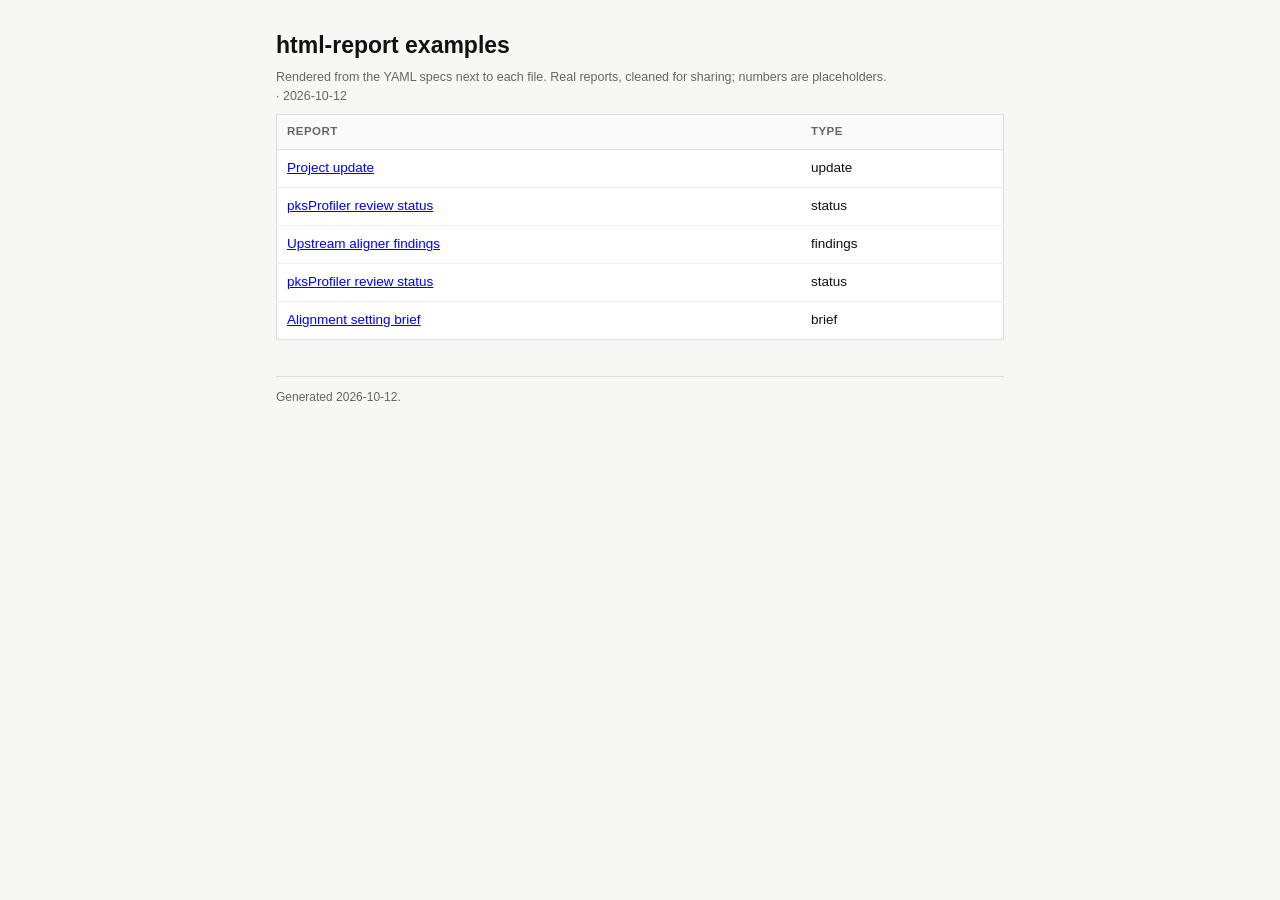
<file: examples/index.html>
<!DOCTYPE html>
<html lang="en" style="color-scheme:light">
<head>
<meta charset="utf-8">
<meta name="viewport" content="width=device-width, initial-scale=1">
<meta name="color-scheme" content="light">
<meta name="generator" content="html-report">
<meta name="html-report-type" content="brief">
<meta name="html-report-privacy" content="off">
<title>html-report examples</title>
<style>
  /* Lab house style. Light only, by rule: never add a dark-mode media query or theme toggle. */
  :root { color-scheme: light;
    --plane:#f7f7f5; --surface:#ffffff; --soft:#f2f3f5; --ink:#111111; --ink-2:#444444;
    --mute:#666666; --rule:#dddddd; --rule-2:#eeeeee;
    --accent:#2166ac; --accent-soft:#e8f0fc;
    --ok:#1e7d34;   --ok-soft:#e5f4ec;     /* fixed / done / pass   */
    --info:#1660a8; --info-soft:#e8f0fc;   /* validated / answered  */
    --chg:#a35d00;  --chg-soft:#fbf0e0;    /* changed / in progress */
    --bad:#b3261e;  --bad-soft:#fbe9e7;    /* open / failed / risk  */
    --park:#6e6e73; --park-soft:#f2f2f2;   /* deferred / parked     */
    --dec:#6b4fb3;                          /* needs his decision    */
    --nf:#8a1538; }                         /* asked, not found in code */
  * { box-sizing:border-box; }
  html, body { background:var(--plane); color:var(--ink); margin:0; }
  body { font:14.5px/1.55 Arial, Helvetica, sans-serif; }
  main { max-width:1100px; margin:0 auto; padding:28px 16px 60px; }

  h1 { font-size:23px; margin:0 0 4px; }
  h2 { font-size:18px; margin:34px 0 8px; padding-bottom:5px; border-bottom:2px solid var(--accent); }
  h2 .cnt { font-weight:normal; color:var(--mute); font-size:13px; }
  h3 { font-size:15px; margin:18px 0 6px; }
  p { margin:0 0 10px; max-width:88ch; }
  ul, ol { padding-left:20px; margin:0 0 10px; } li { margin:3px 0; }
  .meta, .muted { color:var(--mute); font-size:12.5px; }
  .meta { margin:2px 0 0; }
  code { font-family:ui-monospace, Menlo, Consolas, monospace; font-size:.86em;
         background:var(--soft); padding:1px 4px; border-radius:3px; overflow-wrap:anywhere; }
  pre { background:var(--soft); border:1px solid var(--rule); border-radius:6px; padding:10px 12px;
        overflow-x:auto; font-size:12.5px; line-height:1.45; }
  pre code { background:none; padding:0; }

  /* KPI tiles: a number and a label, nothing else */
  .tiles { display:grid; grid-template-columns:repeat(auto-fit, minmax(130px, 1fr)); gap:10px; margin:18px 0 8px; }
  .tile { background:var(--surface); border:1px solid var(--rule); border-left:5px solid var(--rule);
          border-radius:6px; padding:10px 14px; }
  .tile .n { font-size:24px; font-weight:bold; font-variant-numeric:tabular-nums; }
  .tile .l { font-size:12px; color:var(--mute); }
  .tile.ok { border-left-color:var(--ok); } .tile.info { border-left-color:var(--info); }
  .tile.chg { border-left-color:var(--chg); } .tile.bad { border-left-color:var(--bad); }
  .tile.park { border-left-color:var(--park); } .tile.dec { border-left-color:var(--dec); }
  .tile.nf { border-left-color:var(--nf); }

  /* Callouts: the bottom line, a warning, or an ask */
  .note { background:var(--surface); border:1px solid var(--rule); border-left:4px solid var(--accent);
          border-radius:6px; padding:12px 15px; margin:14px 0; }
  .note > b:first-child { display:block; margin-bottom:3px; }
  .note.ok { border-left-color:var(--ok); } .note.chg { border-left-color:var(--chg); }
  .note.bad { border-left-color:var(--bad); background:#fffaf9; }

  /* Cards for prose-heavy sections */
  .card { background:var(--surface); border:1px solid var(--rule); border-radius:8px; padding:16px 20px; margin:12px 0; }

  /* Tables: always inside .tw so wide tables scroll instead of breaking the page */
  .tw { overflow-x:auto; margin:8px 0 14px; }
  table { border-collapse:collapse; width:100%; background:var(--surface); border:1px solid var(--rule);
          font-size:13.5px; }
  th, td { text-align:left; vertical-align:top; padding:8px 10px; border-bottom:1px solid var(--rule-2); }
  th { background:#fafafa; color:var(--mute); font-size:11.5px; font-weight:bold;
       text-transform:uppercase; letter-spacing:.04em; border-bottom:1px solid var(--rule); }
  tr:last-child td { border-bottom:none; }
  td.num, th.num { text-align:right; font-variant-numeric:tabular-nums; white-space:nowrap; }
  td.id { font-weight:bold; white-space:nowrap; border-left:4px solid var(--rule-2); }
  td.id.bad { border-left-color:var(--bad); } td.id.chg { border-left-color:var(--chg); }
  td.st { white-space:nowrap; }

  /* Status pills: one vocabulary across every report */
  .pill { display:inline-block; font-size:11px; font-weight:bold; padding:2px 8px; border-radius:10px;
          white-space:nowrap; vertical-align:1px; }
  .pill.ok { background:var(--ok); color:#fff; }       /* Fixed, Done, Pass      */
  .pill.info { background:var(--info); color:#fff; }   /* Validated, Answered    */
  .pill.chg { background:var(--chg); color:#fff; }     /* In progress, Changed   */
  .pill.bad { background:#fff; color:var(--bad); border:1px solid var(--bad); }  /* Open, Failed */
  .pill.park { background:var(--park-soft); color:#555; border:1px solid var(--rule); } /* Deferred */
  .pill.dec { background:var(--dec); color:#fff; }    /* Decision needed        */
  .pill.nf { background:var(--nf); color:#fff; }      /* Not found              */
  .chg-mark { color:var(--chg); font-weight:bold; }   /* ● changed since the last report */
  tr.changed td.id { border-left-color:var(--chg); }
  .up { color:var(--ok); font-weight:bold; } .down { color:var(--bad); font-weight:bold; }

  /* Figures: embedded PNG (base64) or inline SVG, always with a caption */
  figure { margin:14px 0; background:var(--surface); border:1px solid var(--rule); border-radius:6px; padding:10px; }
  figure img, figure svg { display:block; max-width:100%; height:auto; margin:0 auto; }
  figcaption { font-size:12.5px; color:var(--ink-2); margin-top:8px; }
  figcaption b { color:var(--ink); }

  details { background:var(--surface); border:1px solid var(--rule); border-radius:6px; padding:8px 14px; margin:10px 0; }
  summary { cursor:pointer; color:var(--accent); font-weight:bold; font-size:13.5px; }
  details[open] summary { margin-bottom:8px; }

  .key { display:flex; flex-wrap:wrap; gap:16px; font-size:11.5px; color:var(--mute); margin:8px 2px 0; }
  .key i { display:inline-block; width:10px; height:10px; border-radius:2px; margin-right:5px; vertical-align:-1px; }

  footer { margin-top:36px; padding-top:10px; border-top:1px solid var(--rule); color:var(--mute);
           font-size:12px; line-height:1.7; }

  /* Long status tables: add class="stack" so rows become cards on a phone.
     Put data-label="..." on each <td> for the field name. */
  @media (max-width: 720px) {
    table.stack, table.stack tbody, table.stack tr, table.stack td { display:block; width:100%; }
    table.stack thead { display:none; }
    table.stack { border:none; background:none; }
    table.stack tr { background:var(--surface); border:1px solid var(--rule); border-radius:6px; margin:0 0 10px; padding:6px 10px; }
    table.stack td { border:none; padding:3px 0; }
    table.stack td[data-label]::before { content:attr(data-label) ": "; font-weight:bold; color:var(--mute); }
  }
  @media (max-width: 640px) {
    main { padding:20px 16px 48px; }
    h1 { font-size:20px; }
    .tile .n { font-size:20px; }
  }
  @media print {
    html, body { background:#fff; }
    main { max-width:none; padding:0; }
    .tile, .note, .card, figure, table, details { break-inside:avoid; }
    h2 { break-after:avoid; }
    details:not([open]) > *:not(summary) { display:block; }
    a { color:inherit; text-decoration:none; }
  }

  /* Additions for html-report */
  td.id .sev { display:block; font-weight:normal; font-size:10px; color:var(--mute); margin-top:3px; }
  td .more { font-size:12.5px; white-space:nowrap; }
  .attn { background:#fff6f5; border:1px solid #f1c9c5; border-radius:6px; padding:10px 16px; margin:14px 0; }
  .attn h3 { margin:6px 0; font-size:15px; }
  .attn ul { margin:4px 0 8px; }
  svg.bars text { font:12px Arial, Helvetica, sans-serif; fill:var(--ink); }
  svg.bars text.v { fill:var(--ink-2); }
  svg.bars line { stroke:var(--rule); }
  ol.asks li { margin:0 0 9px; }
  /* brief: one screen, one page when printed */
  main.brief { max-width:760px; }
  main.brief h2 { font-size:16px; margin:22px 0 6px; }
  .demo { background:#fffbe6; border:1px dashed #d4b106; border-radius:6px; padding:6px 12px; font-size:12.5px; margin:0 0 14px; }
  /* Tabs: CSS only, no JavaScript. Printing, or a viewer without CSS, shows every panel in order. */
  .tabs { margin-top:20px; }
  .tabs > input { position:absolute; opacity:0; pointer-events:none; }
  .tabbar { display:flex; flex-wrap:wrap; gap:4px; border-bottom:1px solid var(--rule); }
  .tabbar label { padding:9px 14px; font-size:13.5px; font-weight:bold; color:var(--mute); cursor:pointer;
                  border:1px solid transparent; border-bottom:none; border-radius:6px 6px 0 0; white-space:nowrap; }
  .tabbar label:hover { color:var(--ink); background:var(--soft); }
  .tabs > .panel { display:none; padding-top:6px; }
  .tabs > .panel > h2:first-child { border-bottom:none; margin-top:14px; }
  p.lede { color:var(--ink-2); font-size:15px; }
  @media (max-width: 640px) { .tabbar label { padding:7px 9px; font-size:12.5px; white-space:normal; } }
  @media print {
    .tabbar { display:none; }
    .tabs > .panel { display:block !important; break-before:page; }
  }
</style>
</head>
<body><main class="brief">

<h1>html-report examples</h1>
<p class="meta">Rendered from the YAML specs next to each file. Real reports, cleaned for sharing; numbers are placeholders. &middot; 2026-10-12</p>
<div class="tw"><table><thead><tr><th>Report</th><th>Type</th></tr></thead><tbody><tr><td><a href="2026-09-18_update.html">Project update</a></td><td>update</td></tr><tr><td><a href="2026-09-29_status.html">pksProfiler review status</a></td><td>status</td></tr><tr><td><a href="2026-09-30_aligner_findings.html">Upstream aligner findings</a></td><td>findings</td></tr><tr><td><a href="2026-10-05_status.html">pksProfiler review status</a></td><td>status</td></tr><tr><td><a href="2026-10-08_brief.html">Alignment setting brief</a></td><td>brief</td></tr></tbody></table></div>
<footer>Generated 2026-10-12.</footer>

</main></body></html>
</file>
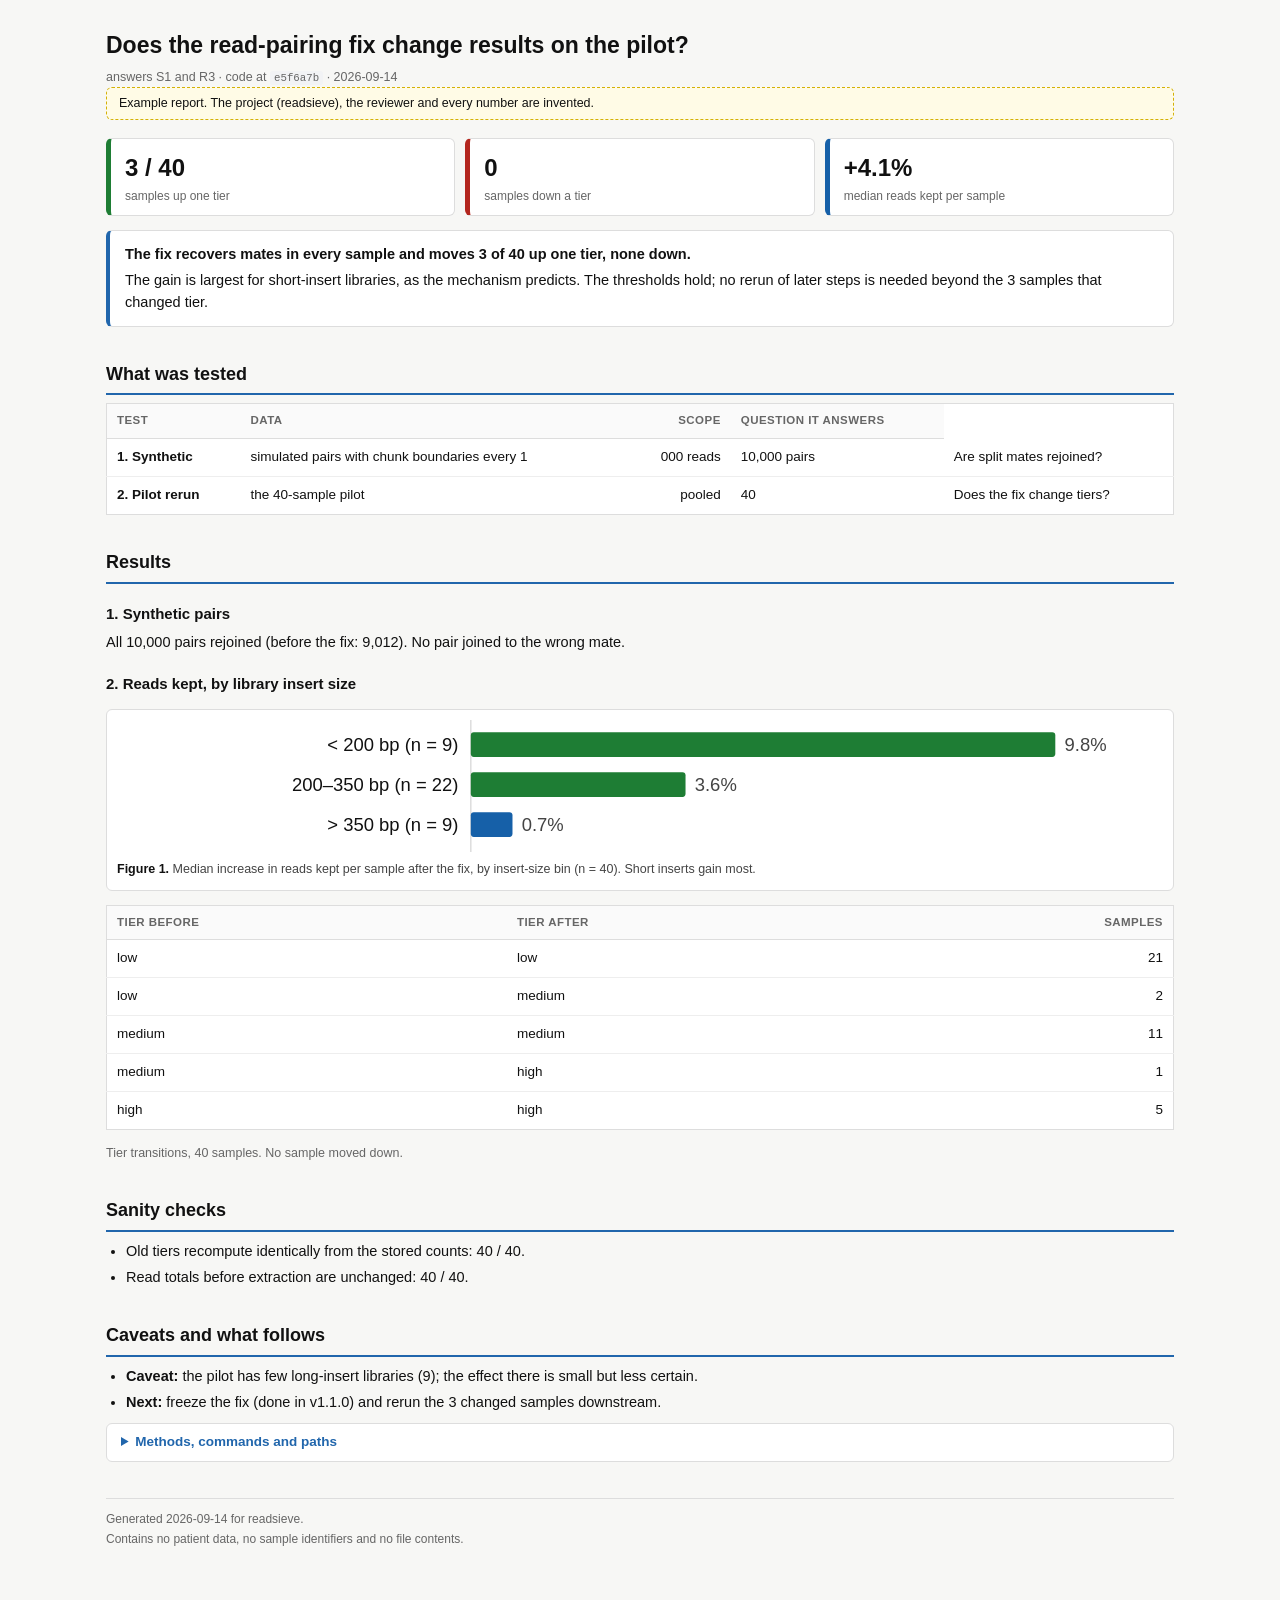
<file: examples/2026-09-14_pairing_findings.html>
<!DOCTYPE html>
<html lang="en" style="color-scheme:light">
<head>
<meta charset="utf-8">
<meta name="viewport" content="width=device-width, initial-scale=1">
<meta name="color-scheme" content="light">
<meta name="generator" content="html-report">
<meta name="html-report-type" content="findings">
<title>Pairing fix findings</title>
<style>
  /* Lab house style. Light only, by rule: never add a dark-mode media query or theme toggle. */
  :root { color-scheme: light;
    --plane:#f7f7f5; --surface:#ffffff; --soft:#f2f3f5; --ink:#111111; --ink-2:#444444;
    --mute:#666666; --rule:#dddddd; --rule-2:#eeeeee;
    --accent:#2166ac; --accent-soft:#e8f0fc;
    --ok:#1e7d34;   --ok-soft:#e5f4ec;     /* fixed / done / pass   */
    --info:#1660a8; --info-soft:#e8f0fc;   /* validated / answered  */
    --chg:#a35d00;  --chg-soft:#fbf0e0;    /* changed / in progress */
    --bad:#b3261e;  --bad-soft:#fbe9e7;    /* open / failed / risk  */
    --park:#6e6e73; --park-soft:#f2f2f2;   /* deferred / parked     */
    --dec:#6b4fb3;                          /* needs his decision    */
    --nf:#8a1538; }                         /* asked, not found in code */
  * { box-sizing:border-box; }
  html, body { background:var(--plane); color:var(--ink); margin:0; }
  body { font:14.5px/1.55 Arial, Helvetica, sans-serif; }
  main { max-width:1100px; margin:0 auto; padding:28px 16px 60px; }

  h1 { font-size:23px; margin:0 0 4px; }
  h2 { font-size:18px; margin:34px 0 8px; padding-bottom:5px; border-bottom:2px solid var(--accent); }
  h2 .cnt { font-weight:normal; color:var(--mute); font-size:13px; }
  h3 { font-size:15px; margin:18px 0 6px; }
  p { margin:0 0 10px; max-width:88ch; }
  ul, ol { padding-left:20px; margin:0 0 10px; } li { margin:3px 0; }
  .meta, .muted { color:var(--mute); font-size:12.5px; }
  .meta { margin:2px 0 0; }
  code { font-family:ui-monospace, Menlo, Consolas, monospace; font-size:.86em;
         background:var(--soft); padding:1px 4px; border-radius:3px; overflow-wrap:anywhere; }
  pre { background:var(--soft); border:1px solid var(--rule); border-radius:6px; padding:10px 12px;
        overflow-x:auto; font-size:12.5px; line-height:1.45; }
  pre code { background:none; padding:0; }

  /* KPI tiles: a number and a label, nothing else */
  .tiles { display:grid; grid-template-columns:repeat(auto-fit, minmax(130px, 1fr)); gap:10px; margin:18px 0 8px; }
  .tile { background:var(--surface); border:1px solid var(--rule); border-left:5px solid var(--rule);
          border-radius:6px; padding:10px 14px; }
  .tile .n { font-size:24px; font-weight:bold; font-variant-numeric:tabular-nums; }
  .tile .l { font-size:12px; color:var(--mute); }
  .tile.ok { border-left-color:var(--ok); } .tile.info { border-left-color:var(--info); }
  .tile.chg { border-left-color:var(--chg); } .tile.bad { border-left-color:var(--bad); }
  .tile.park { border-left-color:var(--park); } .tile.dec { border-left-color:var(--dec); }
  .tile.nf { border-left-color:var(--nf); }

  /* Callouts: the bottom line, a warning, or an ask */
  .note { background:var(--surface); border:1px solid var(--rule); border-left:4px solid var(--accent);
          border-radius:6px; padding:12px 15px; margin:14px 0; }
  .note > b:first-child { display:block; margin-bottom:3px; }
  .note.ok { border-left-color:var(--ok); } .note.chg { border-left-color:var(--chg); }
  .note.bad { border-left-color:var(--bad); background:#fffaf9; }

  /* Cards for prose-heavy sections */
  .card { background:var(--surface); border:1px solid var(--rule); border-radius:8px; padding:16px 20px; margin:12px 0; }

  /* Tables: always inside .tw so wide tables scroll instead of breaking the page */
  .tw { overflow-x:auto; margin:8px 0 14px; }
  table { border-collapse:collapse; width:100%; background:var(--surface); border:1px solid var(--rule);
          font-size:13.5px; }
  th, td { text-align:left; vertical-align:top; padding:8px 10px; border-bottom:1px solid var(--rule-2); }
  th { background:#fafafa; color:var(--mute); font-size:11.5px; font-weight:bold;
       text-transform:uppercase; letter-spacing:.04em; border-bottom:1px solid var(--rule); }
  tr:last-child td { border-bottom:none; }
  td.num, th.num { text-align:right; font-variant-numeric:tabular-nums; white-space:nowrap; }
  td.id { font-weight:bold; white-space:nowrap; border-left:4px solid var(--rule-2); }
  td.id.bad { border-left-color:var(--bad); } td.id.chg { border-left-color:var(--chg); }
  td.st { white-space:nowrap; }

  /* Status pills: one vocabulary across every report */
  .pill { display:inline-block; font-size:11px; font-weight:bold; padding:2px 8px; border-radius:10px;
          white-space:nowrap; vertical-align:1px; }
  .pill.ok { background:var(--ok); color:#fff; }       /* Fixed, Done, Pass      */
  .pill.info { background:var(--info); color:#fff; }   /* Validated, Answered    */
  .pill.chg { background:var(--chg); color:#fff; }     /* In progress, Changed   */
  .pill.bad { background:#fff; color:var(--bad); border:1px solid var(--bad); }  /* Open, Failed */
  .pill.park { background:var(--park-soft); color:#555; border:1px solid var(--rule); } /* Deferred */
  .pill.dec { background:var(--dec); color:#fff; }    /* Decision needed        */
  .pill.nf { background:var(--nf); color:#fff; }      /* Not found              */
  .chg-mark { color:var(--chg); font-weight:bold; }   /* ● changed since the last report */
  tr.changed td.id { border-left-color:var(--chg); }
  .up { color:var(--ok); font-weight:bold; } .down { color:var(--bad); font-weight:bold; }

  /* Figures: embedded PNG (base64) or inline SVG, always with a caption */
  figure { margin:14px 0; background:var(--surface); border:1px solid var(--rule); border-radius:6px; padding:10px; }
  figure img, figure svg { display:block; max-width:100%; height:auto; margin:0 auto; }
  figcaption { font-size:12.5px; color:var(--ink-2); margin-top:8px; }
  figcaption b { color:var(--ink); }

  details { background:var(--surface); border:1px solid var(--rule); border-radius:6px; padding:8px 14px; margin:10px 0; }
  summary { cursor:pointer; color:var(--accent); font-weight:bold; font-size:13.5px; }
  details[open] summary { margin-bottom:8px; }

  .key { display:flex; flex-wrap:wrap; gap:16px; font-size:11.5px; color:var(--mute); margin:8px 2px 0; }
  .key i { display:inline-block; width:10px; height:10px; border-radius:2px; margin-right:5px; vertical-align:-1px; }

  footer { margin-top:36px; padding-top:10px; border-top:1px solid var(--rule); color:var(--mute);
           font-size:12px; line-height:1.7; }

  /* Long status tables: add class="stack" so rows become cards on a phone.
     Put data-label="..." on each <td> for the field name. */
  @media (max-width: 720px) {
    table.stack, table.stack tbody, table.stack tr, table.stack td { display:block; width:100%; }
    table.stack thead { display:none; }
    table.stack { border:none; background:none; }
    table.stack tr { background:var(--surface); border:1px solid var(--rule); border-radius:6px; margin:0 0 10px; padding:6px 10px; }
    table.stack td { border:none; padding:3px 0; }
    table.stack td[data-label]::before { content:attr(data-label) ": "; font-weight:bold; color:var(--mute); }
  }
  @media (max-width: 640px) {
    main { padding:20px 16px 48px; }
    h1 { font-size:20px; }
    .tile .n { font-size:20px; }
  }
  @media print {
    html, body { background:#fff; }
    main { max-width:none; padding:0; }
    .tile, .note, .card, figure, table, details { break-inside:avoid; }
    h2 { break-after:avoid; }
    details:not([open]) > *:not(summary) { display:block; }
    a { color:inherit; text-decoration:none; }
  }

  /* Additions for html-report */
  td.id .sev { display:block; font-weight:normal; font-size:10px; color:var(--mute); margin-top:3px; }
  td .more { font-size:12.5px; white-space:nowrap; }
  .attn { background:#fff6f5; border:1px solid #f1c9c5; border-radius:6px; padding:10px 16px; margin:14px 0; }
  .attn h3 { margin:6px 0; font-size:15px; }
  .attn ul { margin:4px 0 8px; }
  svg.bars text { font:12px Arial, Helvetica, sans-serif; fill:var(--ink); }
  svg.bars text.v { fill:var(--ink-2); }
  svg.bars line { stroke:var(--rule); }
  ol.asks li { margin:0 0 9px; }
  /* brief: one screen, one page when printed */
  main.brief { max-width:760px; }
  main.brief h2 { font-size:16px; margin:22px 0 6px; }
  .demo { background:#fffbe6; border:1px dashed #d4b106; border-radius:6px; padding:6px 12px; font-size:12.5px; margin:0 0 14px; }
  /* Tabs: CSS only, no JavaScript. Printing, or a viewer without CSS, shows every panel in order. */
  .tabs { margin-top:20px; }
  .tabs > input { position:absolute; opacity:0; pointer-events:none; }
  .tabbar { display:flex; flex-wrap:wrap; gap:4px; border-bottom:1px solid var(--rule); }
  .tabbar label { padding:9px 14px; font-size:13.5px; font-weight:bold; color:var(--mute); cursor:pointer;
                  border:1px solid transparent; border-bottom:none; border-radius:6px 6px 0 0; white-space:nowrap; }
  .tabbar label:hover { color:var(--ink); background:var(--soft); }
  .tabs > .panel { display:none; padding-top:6px; }
  .tabs > .panel > h2:first-child { border-bottom:none; margin-top:14px; }
  p.lede { color:var(--ink-2); font-size:15px; }
  @media (max-width: 640px) { .tabbar label { padding:7px 9px; font-size:12.5px; white-space:normal; } }
  @media print {
    .tabbar { display:none; }
    .tabs > .panel { display:block !important; break-before:page; }
  }
</style>
</head>
<body><main>

<h1>Does the read-pairing fix change results on the pilot?</h1>
<p class="meta">answers S1 and R3 · code at <code>e5f6a7b</code> &middot; 2026-09-14</p>
<div class="demo">Example report. The project (readsieve), the reviewer and every number are invented.</div>
<div class="tiles"><div class="tile ok"><div class="n">3 / 40</div><div class="l">samples up one tier</div></div><div class="tile bad"><div class="n">0</div><div class="l">samples down a tier</div></div><div class="tile info"><div class="n">+4.1%</div><div class="l">median reads kept per sample</div></div></div>
<div class="note "><b>The fix recovers mates in every sample and moves 3 of 40 up one tier, none down.</b> The gain is largest for short-insert libraries, as the mechanism predicts. The thresholds hold; no rerun of later steps is needed beyond the 3 samples that changed tier.</div>
<h2>What was tested</h2>
<div class="tw"><table><thead><tr><th>Test</th><th>Data</th><th class="num">Scope</th><th>Question it answers</th></tr></thead><tbody><tr><td><b>1. Synthetic</b></td><td>simulated pairs with chunk boundaries every 1</td><td class="num">000 reads</td><td>10,000 pairs</td><td>Are split mates rejoined?</td></tr><tr><td><b>2. Pilot rerun</b></td><td>the 40-sample pilot</td><td class="num">pooled</td><td>40</td><td>Does the fix change tiers?</td></tr></tbody></table></div>
<h2>Results</h2>
<h3>1. Synthetic pairs</h3>
<p>All 10,000 pairs rejoined (before the fix: 9,012). No pair joined to the wrong mate.</p>
<h3>2. Reads kept, by library insert size</h3>
<figure><svg class="bars" viewBox="0 0 680 86" width="100%" role="img" aria-label="Median increase in reads kept per sample after the fix, by insert-size bin (n = 40). Short inserts gain most."><line x1="230" y1="0" x2="230" y2="86"/><text x="222" y="20" text-anchor="end">&lt; 200 bp (n = 9)</text><rect x="230" y="8" width="380.0" height="16" rx="2" style="fill:var(--ok)"/><text class="v" x="616.0" y="20">9.8%</text><text x="222" y="46" text-anchor="end">200–350 bp (n = 22)</text><rect x="230" y="34" width="139.6" height="16" rx="2" style="fill:var(--ok)"/><text class="v" x="375.6" y="46">3.6%</text><text x="222" y="72" text-anchor="end">&gt; 350 bp (n = 9)</text><rect x="230" y="60" width="27.1" height="16" rx="2" style="fill:var(--info)"/><text class="v" x="263.1" y="72">0.7%</text></svg><figcaption><b>Figure 1.</b> Median increase in reads kept per sample after the fix, by insert-size bin (n = 40). Short inserts gain most.</figcaption></figure>
<div class="tw"><table><thead><tr><th>Tier before</th><th>Tier after</th><th class="num">Samples</th></tr></thead><tbody><tr><td>low</td><td>low</td><td class="num">21</td></tr><tr><td>low</td><td>medium</td><td class="num">2</td></tr><tr><td>medium</td><td>medium</td><td class="num">11</td></tr><tr><td>medium</td><td>high</td><td class="num">1</td></tr><tr><td>high</td><td>high</td><td class="num">5</td></tr></tbody></table></div><p class="muted">Tier transitions, 40 samples. No sample moved down.</p>
<h2>Sanity checks</h2>
<ul><li>Old tiers recompute identically from the stored counts: 40 / 40.</li><li>Read totals before extraction are unchanged: 40 / 40.</li></ul>
<h2>Caveats and what follows</h2>
<ul><li><b>Caveat:</b> the pilot has few long-insert libraries (9); the effect there is small but less certain.</li><li><b>Next:</b> freeze the fix (done in v1.1.0) and rerun the 3 changed samples downstream.</li></ul>
<details><summary>Methods, commands and paths</summary><pre><code>readsieve run --input pilot40.tsv --out runs/pairing_fix/
python compare_tiers.py runs/v1.0.0 runs/pairing_fix &gt; tiers.tsv</code></pre></details>
<footer>Generated 2026-09-14 for readsieve.<br>Contains no patient data, no sample identifiers and no file contents.</footer>

</main></body></html>
</file>
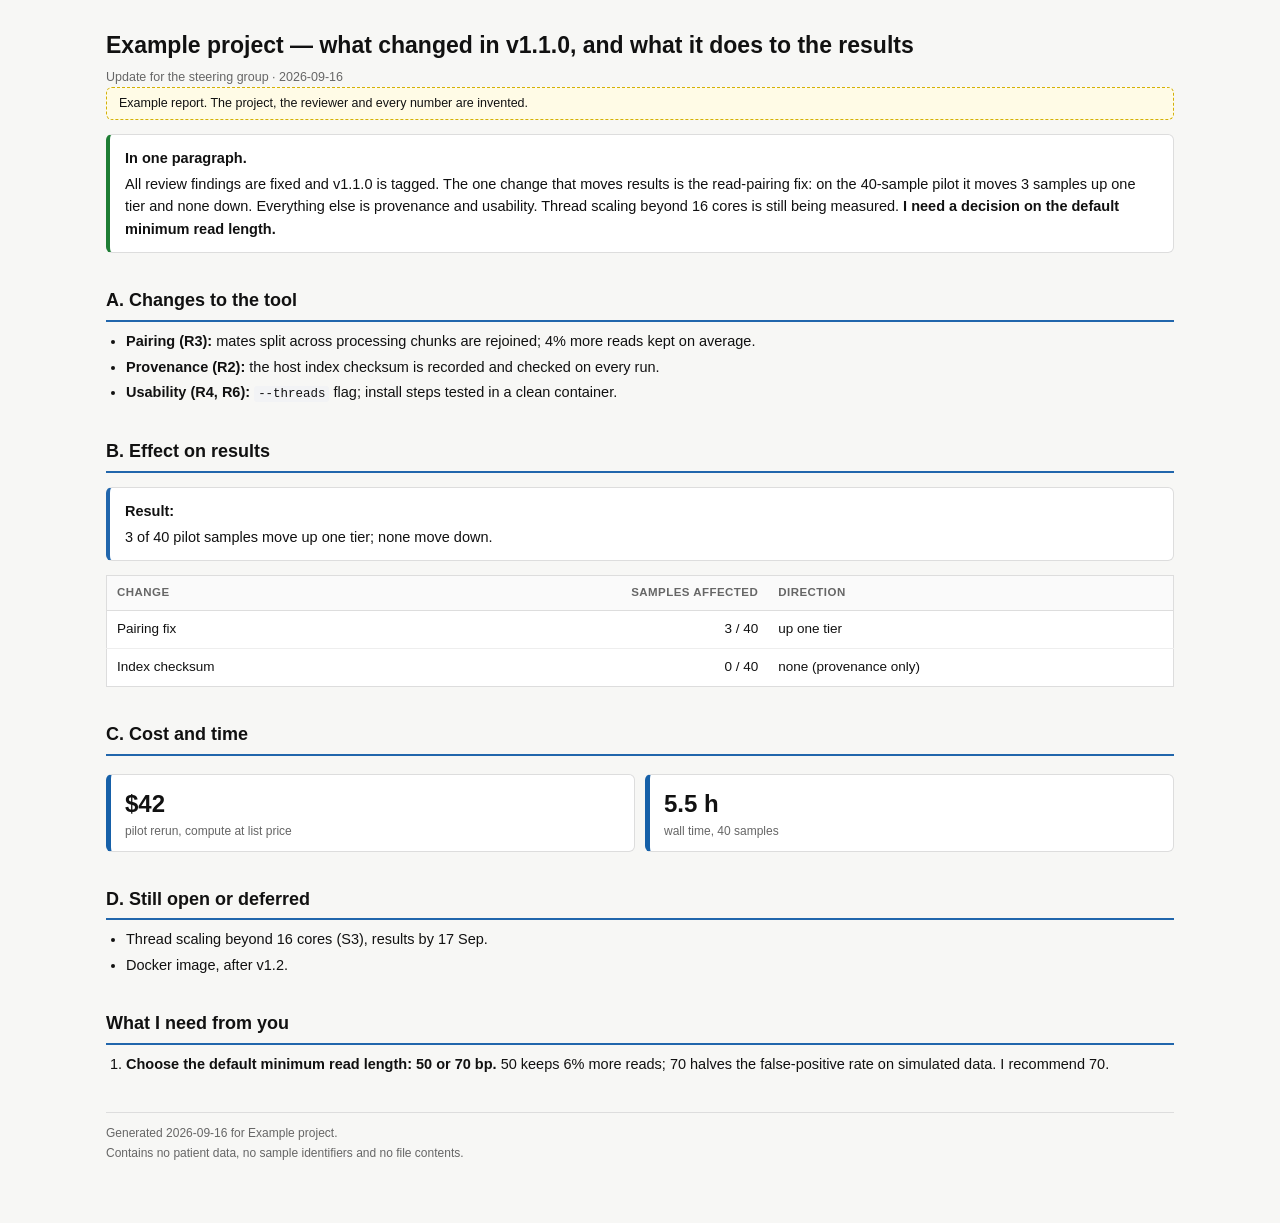
<file: examples/2026-09-16_update.html>
<!DOCTYPE html>
<html lang="en" style="color-scheme:light">
<head>
<meta charset="utf-8">
<meta name="viewport" content="width=device-width, initial-scale=1">
<meta name="color-scheme" content="light">
<meta name="generator" content="html-report">
<meta name="html-report-type" content="update">
<title>Example project project update</title>
<style>
  /* Lab house style. Light only, by rule: never add a dark-mode media query or theme toggle. */
  :root { color-scheme: light;
    --plane:#f7f7f5; --surface:#ffffff; --soft:#f2f3f5; --ink:#111111; --ink-2:#444444;
    --mute:#666666; --rule:#dddddd; --rule-2:#eeeeee;
    --accent:#2166ac; --accent-soft:#e8f0fc;
    --ok:#1e7d34;   --ok-soft:#e5f4ec;     /* fixed / done / pass   */
    --info:#1660a8; --info-soft:#e8f0fc;   /* validated / answered  */
    --chg:#a35d00;  --chg-soft:#fbf0e0;    /* changed / in progress */
    --bad:#b3261e;  --bad-soft:#fbe9e7;    /* open / failed / risk  */
    --park:#6e6e73; --park-soft:#f2f2f2;   /* deferred / parked     */
    --dec:#6b4fb3;                          /* needs his decision    */
    --nf:#8a1538; }                         /* asked, not found in code */
  * { box-sizing:border-box; }
  html, body { background:var(--plane); color:var(--ink); margin:0; }
  body { font:14.5px/1.55 Arial, Helvetica, sans-serif; }
  main { max-width:1100px; margin:0 auto; padding:28px 16px 60px; }

  h1 { font-size:23px; margin:0 0 4px; }
  h2 { font-size:18px; margin:34px 0 8px; padding-bottom:5px; border-bottom:2px solid var(--accent); }
  h2 .cnt { font-weight:normal; color:var(--mute); font-size:13px; }
  h3 { font-size:15px; margin:18px 0 6px; }
  p { margin:0 0 10px; max-width:88ch; }
  ul, ol { padding-left:20px; margin:0 0 10px; } li { margin:3px 0; }
  .meta, .muted { color:var(--mute); font-size:12.5px; }
  .meta { margin:2px 0 0; }
  code { font-family:ui-monospace, Menlo, Consolas, monospace; font-size:.86em;
         background:var(--soft); padding:1px 4px; border-radius:3px; overflow-wrap:anywhere; }
  pre { background:var(--soft); border:1px solid var(--rule); border-radius:6px; padding:10px 12px;
        overflow-x:auto; font-size:12.5px; line-height:1.45; }
  pre code { background:none; padding:0; }

  /* KPI tiles: a number and a label, nothing else */
  .tiles { display:grid; grid-template-columns:repeat(auto-fit, minmax(130px, 1fr)); gap:10px; margin:18px 0 8px; }
  .tile { background:var(--surface); border:1px solid var(--rule); border-left:5px solid var(--rule);
          border-radius:6px; padding:10px 14px; }
  .tile .n { font-size:24px; font-weight:bold; font-variant-numeric:tabular-nums; }
  .tile .l { font-size:12px; color:var(--mute); }
  .tile.ok { border-left-color:var(--ok); } .tile.info { border-left-color:var(--info); }
  .tile.chg { border-left-color:var(--chg); } .tile.bad { border-left-color:var(--bad); }
  .tile.park { border-left-color:var(--park); } .tile.dec { border-left-color:var(--dec); }
  .tile.nf { border-left-color:var(--nf); }

  /* Callouts: the bottom line, a warning, or an ask */
  .note { background:var(--surface); border:1px solid var(--rule); border-left:4px solid var(--accent);
          border-radius:6px; padding:12px 15px; margin:14px 0; }
  .note > b:first-child { display:block; margin-bottom:3px; }
  .note.ok { border-left-color:var(--ok); } .note.chg { border-left-color:var(--chg); }
  .note.bad { border-left-color:var(--bad); background:#fffaf9; }

  /* Cards for prose-heavy sections */
  .card { background:var(--surface); border:1px solid var(--rule); border-radius:8px; padding:16px 20px; margin:12px 0; }

  /* Tables: always inside .tw so wide tables scroll instead of breaking the page */
  .tw { overflow-x:auto; margin:8px 0 14px; }
  table { border-collapse:collapse; width:100%; background:var(--surface); border:1px solid var(--rule);
          font-size:13.5px; }
  th, td { text-align:left; vertical-align:top; padding:8px 10px; border-bottom:1px solid var(--rule-2); }
  th { background:#fafafa; color:var(--mute); font-size:11.5px; font-weight:bold;
       text-transform:uppercase; letter-spacing:.04em; border-bottom:1px solid var(--rule); }
  tr:last-child td { border-bottom:none; }
  td.num, th.num { text-align:right; font-variant-numeric:tabular-nums; white-space:nowrap; }
  td.id { font-weight:bold; white-space:nowrap; border-left:4px solid var(--rule-2); }
  td.id.bad { border-left-color:var(--bad); } td.id.chg { border-left-color:var(--chg); }
  td.st { white-space:nowrap; }

  /* Status pills: one vocabulary across every report */
  .pill { display:inline-block; font-size:11px; font-weight:bold; padding:2px 8px; border-radius:10px;
          white-space:nowrap; vertical-align:1px; }
  .pill.ok { background:var(--ok); color:#fff; }       /* Fixed, Done, Pass      */
  .pill.info { background:var(--info); color:#fff; }   /* Validated, Answered    */
  .pill.chg { background:var(--chg); color:#fff; }     /* In progress, Changed   */
  .pill.bad { background:#fff; color:var(--bad); border:1px solid var(--bad); }  /* Open, Failed */
  .pill.park { background:var(--park-soft); color:#555; border:1px solid var(--rule); } /* Deferred */
  .pill.dec { background:var(--dec); color:#fff; }    /* Decision needed        */
  .pill.nf { background:var(--nf); color:#fff; }      /* Not found              */
  .chg-mark { color:var(--chg); font-weight:bold; }   /* ● changed since the last report */
  tr.changed td.id { border-left-color:var(--chg); }
  .up { color:var(--ok); font-weight:bold; } .down { color:var(--bad); font-weight:bold; }

  /* Figures: embedded PNG (base64) or inline SVG, always with a caption */
  figure { margin:14px 0; background:var(--surface); border:1px solid var(--rule); border-radius:6px; padding:10px; }
  figure img, figure svg { display:block; max-width:100%; height:auto; margin:0 auto; }
  figcaption { font-size:12.5px; color:var(--ink-2); margin-top:8px; }
  figcaption b { color:var(--ink); }

  details { background:var(--surface); border:1px solid var(--rule); border-radius:6px; padding:8px 14px; margin:10px 0; }
  summary { cursor:pointer; color:var(--accent); font-weight:bold; font-size:13.5px; }
  details[open] summary { margin-bottom:8px; }

  .key { display:flex; flex-wrap:wrap; gap:16px; font-size:11.5px; color:var(--mute); margin:8px 2px 0; }
  .key i { display:inline-block; width:10px; height:10px; border-radius:2px; margin-right:5px; vertical-align:-1px; }

  footer { margin-top:36px; padding-top:10px; border-top:1px solid var(--rule); color:var(--mute);
           font-size:12px; line-height:1.7; }

  /* Long status tables: add class="stack" so rows become cards on a phone.
     Put data-label="..." on each <td> for the field name. */
  @media (max-width: 720px) {
    table.stack, table.stack tbody, table.stack tr, table.stack td { display:block; width:100%; }
    table.stack thead { display:none; }
    table.stack { border:none; background:none; }
    table.stack tr { background:var(--surface); border:1px solid var(--rule); border-radius:6px; margin:0 0 10px; padding:6px 10px; }
    table.stack td { border:none; padding:3px 0; }
    table.stack td[data-label]::before { content:attr(data-label) ": "; font-weight:bold; color:var(--mute); }
  }
  @media (max-width: 640px) {
    main { padding:20px 16px 48px; }
    h1 { font-size:20px; }
    .tile .n { font-size:20px; }
  }
  @media print {
    html, body { background:#fff; }
    main { max-width:none; padding:0; }
    .tile, .note, .card, figure, table, details { break-inside:avoid; }
    h2 { break-after:avoid; }
    details:not([open]) > *:not(summary) { display:block; }
    a { color:inherit; text-decoration:none; }
  }

  /* Additions for html-report */
  td.id .sev { display:block; font-weight:normal; font-size:10px; color:var(--mute); margin-top:3px; }
  td .more { font-size:12.5px; white-space:nowrap; }
  .attn { background:#fff6f5; border:1px solid #f1c9c5; border-radius:6px; padding:10px 16px; margin:14px 0; }
  .attn h3 { margin:6px 0; font-size:15px; }
  .attn ul { margin:4px 0 8px; }
  svg.bars text { font:12px Arial, Helvetica, sans-serif; fill:var(--ink); }
  svg.bars text.v { fill:var(--ink-2); }
  svg.bars line { stroke:var(--rule); }
  ol.asks li { margin:0 0 9px; }
  /* brief: one screen, one page when printed */
  main.brief { max-width:760px; }
  main.brief h2 { font-size:16px; margin:22px 0 6px; }
  .demo { background:#fffbe6; border:1px dashed #d4b106; border-radius:6px; padding:6px 12px; font-size:12.5px; margin:0 0 14px; }
  /* Tabs: CSS only, no JavaScript. Printing, or a viewer without CSS, shows every panel in order. */
  .tabs { margin-top:20px; }
  .tabs > input { position:absolute; opacity:0; pointer-events:none; }
  .tabbar { display:flex; flex-wrap:wrap; gap:4px; border-bottom:1px solid var(--rule); }
  .tabbar label { padding:9px 14px; font-size:13.5px; font-weight:bold; color:var(--mute); cursor:pointer;
                  border:1px solid transparent; border-bottom:none; border-radius:6px 6px 0 0; white-space:nowrap; }
  .tabbar label:hover { color:var(--ink); background:var(--soft); }
  .tabs > .panel { display:none; padding-top:6px; }
  .tabs > .panel > h2:first-child { border-bottom:none; margin-top:14px; }
  p.lede { color:var(--ink-2); font-size:15px; }
  @media (max-width: 640px) { .tabbar label { padding:7px 9px; font-size:12.5px; white-space:normal; } }
  @media print {
    .tabbar { display:none; }
    .tabs > .panel { display:block !important; break-before:page; }
  }
</style>
</head>
<body><main>

<h1>Example project — what changed in v1.1.0, and what it does to the results</h1>
<p class="meta">Update for the steering group &middot; 2026-09-16</p>
<div class="demo">Example report. The project, the reviewer and every number are invented.</div>
<div class="note ok"><b>In one paragraph.</b> All review findings are fixed and v1.1.0 is tagged. The one change that moves results is the read-pairing fix: on the 40-sample pilot it moves 3 samples up one tier and none down. Everything else is provenance and usability. Thread scaling beyond 16 cores is still being measured. <b>I need a decision on the default minimum read length.</b></div>
<h2>A. Changes to the tool</h2>
<ul><li><b>Pairing (R3):</b> mates split across processing chunks are rejoined; 4% more reads kept on average.</li><li><b>Provenance (R2):</b> the host index checksum is recorded and checked on every run.</li><li><b>Usability (R4, R6):</b> <code>--threads</code> flag; install steps tested in a clean container.</li></ul>
<h2>B. Effect on results</h2>
<div class="note "><b>Result:</b> 3 of 40 pilot samples move up one tier; none move down.</div>
<div class="tw"><table><thead><tr><th>Change</th><th class="num">Samples affected</th><th>Direction</th></tr></thead><tbody><tr><td>Pairing fix</td><td class="num">3 / 40</td><td>up one tier</td></tr><tr><td>Index checksum</td><td class="num">0 / 40</td><td>none (provenance only)</td></tr></tbody></table></div>
<h2>C. Cost and time</h2>
<div class="tiles"><div class="tile info"><div class="n">$42</div><div class="l">pilot rerun, compute at list price</div></div><div class="tile info"><div class="n">5.5 h</div><div class="l">wall time, 40 samples</div></div></div>
<h2>D. Still open or deferred</h2><ul><li>Thread scaling beyond 16 cores (S3), results by 17 Sep.</li><li>Docker image, after v1.2.</li></ul>
<h2>What I need from you</h2><ol class="asks"><li><b>Choose the default minimum read length: 50 or 70 bp.</b> 50 keeps 6% more reads; 70 halves the false-positive rate on simulated data. I recommend 70.</li></ol>
<footer>Generated 2026-09-16 for Example project.<br>Contains no patient data, no sample identifiers and no file contents.</footer>

</main></body></html>
</file>
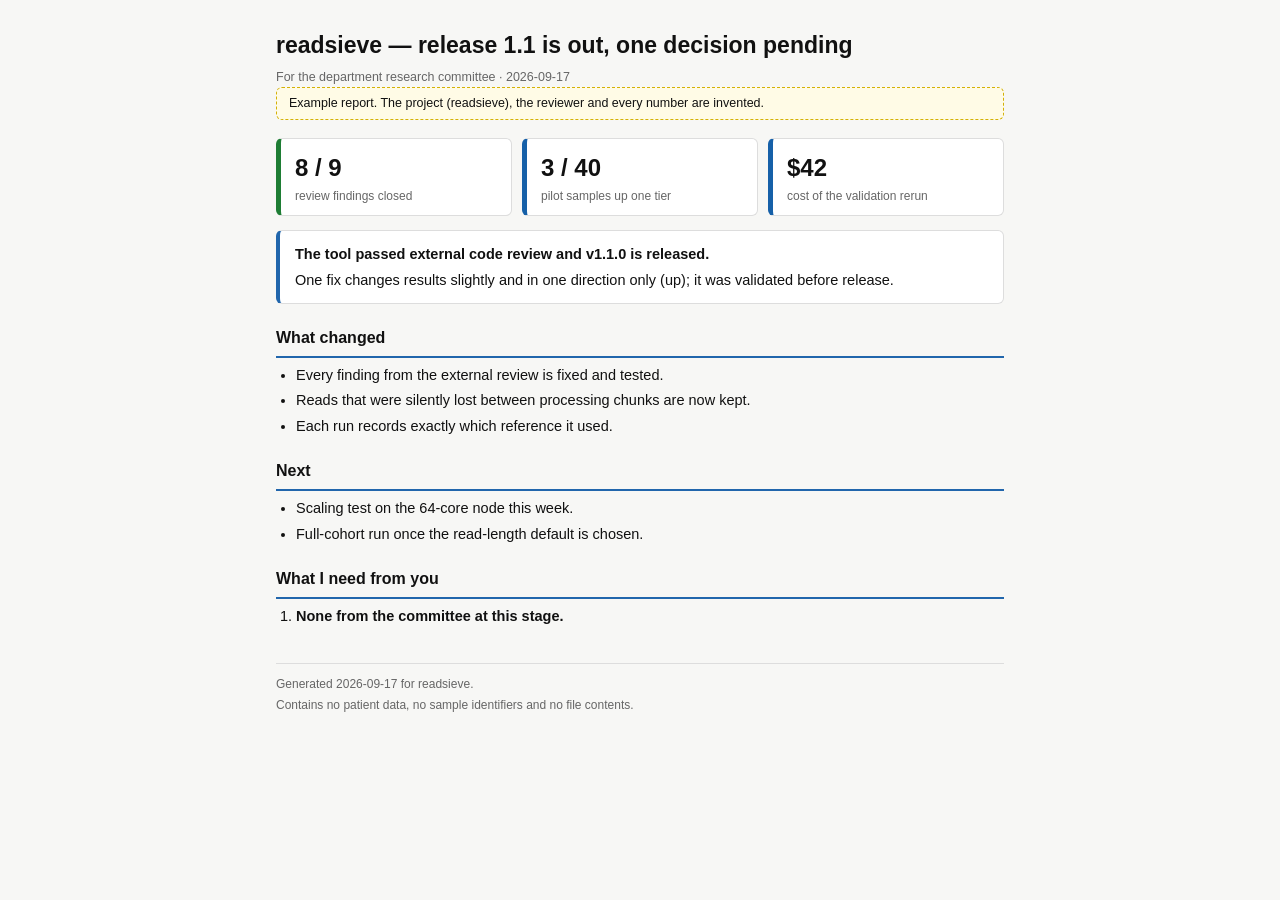
<file: examples/2026-09-17_brief.html>
<!DOCTYPE html>
<html lang="en" style="color-scheme:light">
<head>
<meta charset="utf-8">
<meta name="viewport" content="width=device-width, initial-scale=1">
<meta name="color-scheme" content="light">
<meta name="generator" content="html-report">
<meta name="html-report-type" content="brief">
<title>readsieve status brief</title>
<style>
  /* Lab house style. Light only, by rule: never add a dark-mode media query or theme toggle. */
  :root { color-scheme: light;
    --plane:#f7f7f5; --surface:#ffffff; --soft:#f2f3f5; --ink:#111111; --ink-2:#444444;
    --mute:#666666; --rule:#dddddd; --rule-2:#eeeeee;
    --accent:#2166ac; --accent-soft:#e8f0fc;
    --ok:#1e7d34;   --ok-soft:#e5f4ec;     /* fixed / done / pass   */
    --info:#1660a8; --info-soft:#e8f0fc;   /* validated / answered  */
    --chg:#a35d00;  --chg-soft:#fbf0e0;    /* changed / in progress */
    --bad:#b3261e;  --bad-soft:#fbe9e7;    /* open / failed / risk  */
    --park:#6e6e73; --park-soft:#f2f2f2;   /* deferred / parked     */
    --dec:#6b4fb3;                          /* needs his decision    */
    --nf:#8a1538; }                         /* asked, not found in code */
  * { box-sizing:border-box; }
  html, body { background:var(--plane); color:var(--ink); margin:0; }
  body { font:14.5px/1.55 Arial, Helvetica, sans-serif; }
  main { max-width:1100px; margin:0 auto; padding:28px 16px 60px; }

  h1 { font-size:23px; margin:0 0 4px; }
  h2 { font-size:18px; margin:34px 0 8px; padding-bottom:5px; border-bottom:2px solid var(--accent); }
  h2 .cnt { font-weight:normal; color:var(--mute); font-size:13px; }
  h3 { font-size:15px; margin:18px 0 6px; }
  p { margin:0 0 10px; max-width:88ch; }
  ul, ol { padding-left:20px; margin:0 0 10px; } li { margin:3px 0; }
  .meta, .muted { color:var(--mute); font-size:12.5px; }
  .meta { margin:2px 0 0; }
  code { font-family:ui-monospace, Menlo, Consolas, monospace; font-size:.86em;
         background:var(--soft); padding:1px 4px; border-radius:3px; overflow-wrap:anywhere; }
  pre { background:var(--soft); border:1px solid var(--rule); border-radius:6px; padding:10px 12px;
        overflow-x:auto; font-size:12.5px; line-height:1.45; }
  pre code { background:none; padding:0; }

  /* KPI tiles: a number and a label, nothing else */
  .tiles { display:grid; grid-template-columns:repeat(auto-fit, minmax(130px, 1fr)); gap:10px; margin:18px 0 8px; }
  .tile { background:var(--surface); border:1px solid var(--rule); border-left:5px solid var(--rule);
          border-radius:6px; padding:10px 14px; }
  .tile .n { font-size:24px; font-weight:bold; font-variant-numeric:tabular-nums; }
  .tile .l { font-size:12px; color:var(--mute); }
  .tile.ok { border-left-color:var(--ok); } .tile.info { border-left-color:var(--info); }
  .tile.chg { border-left-color:var(--chg); } .tile.bad { border-left-color:var(--bad); }
  .tile.park { border-left-color:var(--park); } .tile.dec { border-left-color:var(--dec); }
  .tile.nf { border-left-color:var(--nf); }

  /* Callouts: the bottom line, a warning, or an ask */
  .note { background:var(--surface); border:1px solid var(--rule); border-left:4px solid var(--accent);
          border-radius:6px; padding:12px 15px; margin:14px 0; }
  .note > b:first-child { display:block; margin-bottom:3px; }
  .note.ok { border-left-color:var(--ok); } .note.chg { border-left-color:var(--chg); }
  .note.bad { border-left-color:var(--bad); background:#fffaf9; }

  /* Cards for prose-heavy sections */
  .card { background:var(--surface); border:1px solid var(--rule); border-radius:8px; padding:16px 20px; margin:12px 0; }

  /* Tables: always inside .tw so wide tables scroll instead of breaking the page */
  .tw { overflow-x:auto; margin:8px 0 14px; }
  table { border-collapse:collapse; width:100%; background:var(--surface); border:1px solid var(--rule);
          font-size:13.5px; }
  th, td { text-align:left; vertical-align:top; padding:8px 10px; border-bottom:1px solid var(--rule-2); }
  th { background:#fafafa; color:var(--mute); font-size:11.5px; font-weight:bold;
       text-transform:uppercase; letter-spacing:.04em; border-bottom:1px solid var(--rule); }
  tr:last-child td { border-bottom:none; }
  td.num, th.num { text-align:right; font-variant-numeric:tabular-nums; white-space:nowrap; }
  td.id { font-weight:bold; white-space:nowrap; border-left:4px solid var(--rule-2); }
  td.id.bad { border-left-color:var(--bad); } td.id.chg { border-left-color:var(--chg); }
  td.st { white-space:nowrap; }

  /* Status pills: one vocabulary across every report */
  .pill { display:inline-block; font-size:11px; font-weight:bold; padding:2px 8px; border-radius:10px;
          white-space:nowrap; vertical-align:1px; }
  .pill.ok { background:var(--ok); color:#fff; }       /* Fixed, Done, Pass      */
  .pill.info { background:var(--info); color:#fff; }   /* Validated, Answered    */
  .pill.chg { background:var(--chg); color:#fff; }     /* In progress, Changed   */
  .pill.bad { background:#fff; color:var(--bad); border:1px solid var(--bad); }  /* Open, Failed */
  .pill.park { background:var(--park-soft); color:#555; border:1px solid var(--rule); } /* Deferred */
  .pill.dec { background:var(--dec); color:#fff; }    /* Decision needed        */
  .pill.nf { background:var(--nf); color:#fff; }      /* Not found              */
  .chg-mark { color:var(--chg); font-weight:bold; }   /* ● changed since the last report */
  tr.changed td.id { border-left-color:var(--chg); }
  .up { color:var(--ok); font-weight:bold; } .down { color:var(--bad); font-weight:bold; }

  /* Figures: embedded PNG (base64) or inline SVG, always with a caption */
  figure { margin:14px 0; background:var(--surface); border:1px solid var(--rule); border-radius:6px; padding:10px; }
  figure img, figure svg { display:block; max-width:100%; height:auto; margin:0 auto; }
  figcaption { font-size:12.5px; color:var(--ink-2); margin-top:8px; }
  figcaption b { color:var(--ink); }

  details { background:var(--surface); border:1px solid var(--rule); border-radius:6px; padding:8px 14px; margin:10px 0; }
  summary { cursor:pointer; color:var(--accent); font-weight:bold; font-size:13.5px; }
  details[open] summary { margin-bottom:8px; }

  .key { display:flex; flex-wrap:wrap; gap:16px; font-size:11.5px; color:var(--mute); margin:8px 2px 0; }
  .key i { display:inline-block; width:10px; height:10px; border-radius:2px; margin-right:5px; vertical-align:-1px; }

  footer { margin-top:36px; padding-top:10px; border-top:1px solid var(--rule); color:var(--mute);
           font-size:12px; line-height:1.7; }

  /* Long status tables: add class="stack" so rows become cards on a phone.
     Put data-label="..." on each <td> for the field name. */
  @media (max-width: 720px) {
    table.stack, table.stack tbody, table.stack tr, table.stack td { display:block; width:100%; }
    table.stack thead { display:none; }
    table.stack { border:none; background:none; }
    table.stack tr { background:var(--surface); border:1px solid var(--rule); border-radius:6px; margin:0 0 10px; padding:6px 10px; }
    table.stack td { border:none; padding:3px 0; }
    table.stack td[data-label]::before { content:attr(data-label) ": "; font-weight:bold; color:var(--mute); }
  }
  @media (max-width: 640px) {
    main { padding:20px 16px 48px; }
    h1 { font-size:20px; }
    .tile .n { font-size:20px; }
  }
  @media print {
    html, body { background:#fff; }
    main { max-width:none; padding:0; }
    .tile, .note, .card, figure, table, details { break-inside:avoid; }
    h2 { break-after:avoid; }
    details:not([open]) > *:not(summary) { display:block; }
    a { color:inherit; text-decoration:none; }
  }

  /* Additions for html-report */
  td.id .sev { display:block; font-weight:normal; font-size:10px; color:var(--mute); margin-top:3px; }
  td .more { font-size:12.5px; white-space:nowrap; }
  .attn { background:#fff6f5; border:1px solid #f1c9c5; border-radius:6px; padding:10px 16px; margin:14px 0; }
  .attn h3 { margin:6px 0; font-size:15px; }
  .attn ul { margin:4px 0 8px; }
  svg.bars text { font:12px Arial, Helvetica, sans-serif; fill:var(--ink); }
  svg.bars text.v { fill:var(--ink-2); }
  svg.bars line { stroke:var(--rule); }
  ol.asks li { margin:0 0 9px; }
  /* brief: one screen, one page when printed */
  main.brief { max-width:760px; }
  main.brief h2 { font-size:16px; margin:22px 0 6px; }
  .demo { background:#fffbe6; border:1px dashed #d4b106; border-radius:6px; padding:6px 12px; font-size:12.5px; margin:0 0 14px; }
  /* Tabs: CSS only, no JavaScript. Printing, or a viewer without CSS, shows every panel in order. */
  .tabs { margin-top:20px; }
  .tabs > input { position:absolute; opacity:0; pointer-events:none; }
  .tabbar { display:flex; flex-wrap:wrap; gap:4px; border-bottom:1px solid var(--rule); }
  .tabbar label { padding:9px 14px; font-size:13.5px; font-weight:bold; color:var(--mute); cursor:pointer;
                  border:1px solid transparent; border-bottom:none; border-radius:6px 6px 0 0; white-space:nowrap; }
  .tabbar label:hover { color:var(--ink); background:var(--soft); }
  .tabs > .panel { display:none; padding-top:6px; }
  .tabs > .panel > h2:first-child { border-bottom:none; margin-top:14px; }
  p.lede { color:var(--ink-2); font-size:15px; }
  @media (max-width: 640px) { .tabbar label { padding:7px 9px; font-size:12.5px; white-space:normal; } }
  @media print {
    .tabbar { display:none; }
    .tabs > .panel { display:block !important; break-before:page; }
  }
</style>
</head>
<body><main class="brief">

<h1>readsieve — release 1.1 is out, one decision pending</h1>
<p class="meta">For the department research committee &middot; 2026-09-17</p>
<div class="demo">Example report. The project (readsieve), the reviewer and every number are invented.</div>
<div class="tiles"><div class="tile ok"><div class="n">8 / 9</div><div class="l">review findings closed</div></div><div class="tile info"><div class="n">3 / 40</div><div class="l">pilot samples up one tier</div></div><div class="tile info"><div class="n">$42</div><div class="l">cost of the validation rerun</div></div></div>
<div class="note "><b>The tool passed external code review and v1.1.0 is released.</b> One fix changes results slightly and in one direction only (up); it was validated before release.</div>
<h2>What changed</h2><ul><li>Every finding from the external review is fixed and tested.</li><li>Reads that were silently lost between processing chunks are now kept.</li><li>Each run records exactly which reference it used.</li></ul>
<h2>Next</h2><ul><li>Scaling test on the 64-core node this week.</li><li>Full-cohort run once the read-length default is chosen.</li></ul>
<h2>What I need from you</h2><ol class="asks"><li><b>None from the committee at this stage.</b> </li></ol>
<footer>Generated 2026-09-17 for readsieve.<br>Contains no patient data, no sample identifiers and no file contents.</footer>

</main></body></html>
</file>
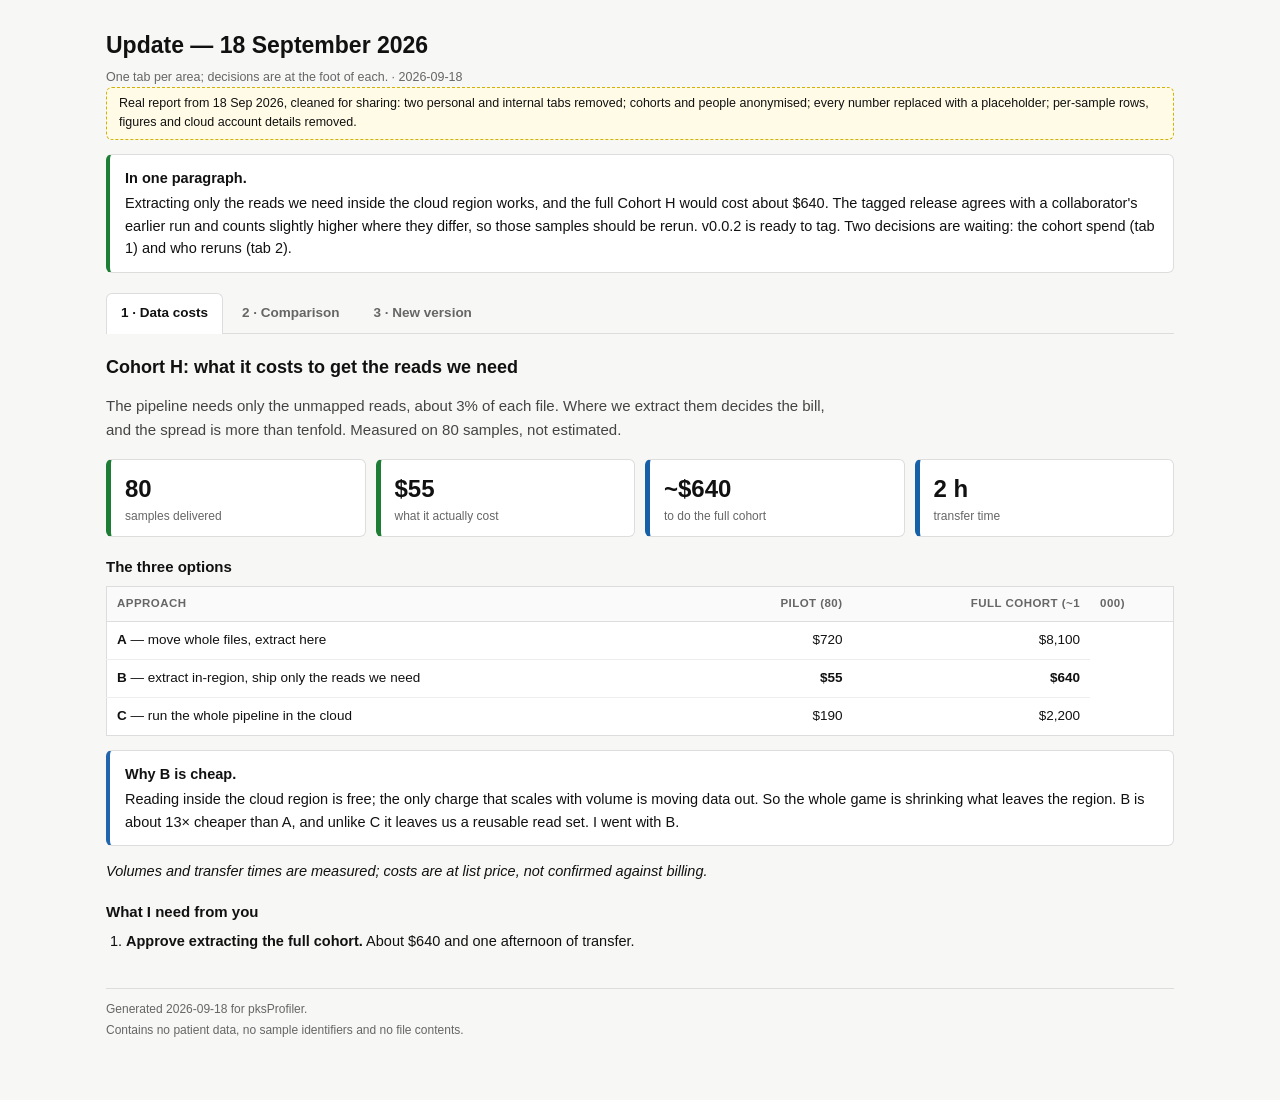
<file: examples/2026-09-18_update.html>
<!DOCTYPE html>
<html lang="en" style="color-scheme:light">
<head>
<meta charset="utf-8">
<meta name="viewport" content="width=device-width, initial-scale=1">
<meta name="color-scheme" content="light">
<meta name="generator" content="html-report">
<meta name="html-report-type" content="update">
<title>Project update</title>
<style>
  /* Lab house style. Light only, by rule: never add a dark-mode media query or theme toggle. */
  :root { color-scheme: light;
    --plane:#f7f7f5; --surface:#ffffff; --soft:#f2f3f5; --ink:#111111; --ink-2:#444444;
    --mute:#666666; --rule:#dddddd; --rule-2:#eeeeee;
    --accent:#2166ac; --accent-soft:#e8f0fc;
    --ok:#1e7d34;   --ok-soft:#e5f4ec;     /* fixed / done / pass   */
    --info:#1660a8; --info-soft:#e8f0fc;   /* validated / answered  */
    --chg:#a35d00;  --chg-soft:#fbf0e0;    /* changed / in progress */
    --bad:#b3261e;  --bad-soft:#fbe9e7;    /* open / failed / risk  */
    --park:#6e6e73; --park-soft:#f2f2f2;   /* deferred / parked     */
    --dec:#6b4fb3;                          /* needs his decision    */
    --nf:#8a1538; }                         /* asked, not found in code */
  * { box-sizing:border-box; }
  html, body { background:var(--plane); color:var(--ink); margin:0; }
  body { font:14.5px/1.55 Arial, Helvetica, sans-serif; }
  main { max-width:1100px; margin:0 auto; padding:28px 16px 60px; }

  h1 { font-size:23px; margin:0 0 4px; }
  h2 { font-size:18px; margin:34px 0 8px; padding-bottom:5px; border-bottom:2px solid var(--accent); }
  h2 .cnt { font-weight:normal; color:var(--mute); font-size:13px; }
  h3 { font-size:15px; margin:18px 0 6px; }
  p { margin:0 0 10px; max-width:88ch; }
  ul, ol { padding-left:20px; margin:0 0 10px; } li { margin:3px 0; }
  .meta, .muted { color:var(--mute); font-size:12.5px; }
  .meta { margin:2px 0 0; }
  code { font-family:ui-monospace, Menlo, Consolas, monospace; font-size:.86em;
         background:var(--soft); padding:1px 4px; border-radius:3px; overflow-wrap:anywhere; }
  pre { background:var(--soft); border:1px solid var(--rule); border-radius:6px; padding:10px 12px;
        overflow-x:auto; font-size:12.5px; line-height:1.45; }
  pre code { background:none; padding:0; }

  /* KPI tiles: a number and a label, nothing else */
  .tiles { display:grid; grid-template-columns:repeat(auto-fit, minmax(130px, 1fr)); gap:10px; margin:18px 0 8px; }
  .tile { background:var(--surface); border:1px solid var(--rule); border-left:5px solid var(--rule);
          border-radius:6px; padding:10px 14px; }
  .tile .n { font-size:24px; font-weight:bold; font-variant-numeric:tabular-nums; }
  .tile .l { font-size:12px; color:var(--mute); }
  .tile.ok { border-left-color:var(--ok); } .tile.info { border-left-color:var(--info); }
  .tile.chg { border-left-color:var(--chg); } .tile.bad { border-left-color:var(--bad); }
  .tile.park { border-left-color:var(--park); } .tile.dec { border-left-color:var(--dec); }
  .tile.nf { border-left-color:var(--nf); }

  /* Callouts: the bottom line, a warning, or an ask */
  .note { background:var(--surface); border:1px solid var(--rule); border-left:4px solid var(--accent);
          border-radius:6px; padding:12px 15px; margin:14px 0; }
  .note > b:first-child { display:block; margin-bottom:3px; }
  .note.ok { border-left-color:var(--ok); } .note.chg { border-left-color:var(--chg); }
  .note.bad { border-left-color:var(--bad); background:#fffaf9; }

  /* Cards for prose-heavy sections */
  .card { background:var(--surface); border:1px solid var(--rule); border-radius:8px; padding:16px 20px; margin:12px 0; }

  /* Tables: always inside .tw so wide tables scroll instead of breaking the page */
  .tw { overflow-x:auto; margin:8px 0 14px; }
  table { border-collapse:collapse; width:100%; background:var(--surface); border:1px solid var(--rule);
          font-size:13.5px; }
  th, td { text-align:left; vertical-align:top; padding:8px 10px; border-bottom:1px solid var(--rule-2); }
  th { background:#fafafa; color:var(--mute); font-size:11.5px; font-weight:bold;
       text-transform:uppercase; letter-spacing:.04em; border-bottom:1px solid var(--rule); }
  tr:last-child td { border-bottom:none; }
  td.num, th.num { text-align:right; font-variant-numeric:tabular-nums; white-space:nowrap; }
  td.id { font-weight:bold; white-space:nowrap; border-left:4px solid var(--rule-2); }
  td.id.bad { border-left-color:var(--bad); } td.id.chg { border-left-color:var(--chg); }
  td.st { white-space:nowrap; }

  /* Status pills: one vocabulary across every report */
  .pill { display:inline-block; font-size:11px; font-weight:bold; padding:2px 8px; border-radius:10px;
          white-space:nowrap; vertical-align:1px; }
  .pill.ok { background:var(--ok); color:#fff; }       /* Fixed, Done, Pass      */
  .pill.info { background:var(--info); color:#fff; }   /* Validated, Answered    */
  .pill.chg { background:var(--chg); color:#fff; }     /* In progress, Changed   */
  .pill.bad { background:#fff; color:var(--bad); border:1px solid var(--bad); }  /* Open, Failed */
  .pill.park { background:var(--park-soft); color:#555; border:1px solid var(--rule); } /* Deferred */
  .pill.dec { background:var(--dec); color:#fff; }    /* Decision needed        */
  .pill.nf { background:var(--nf); color:#fff; }      /* Not found              */
  .chg-mark { color:var(--chg); font-weight:bold; }   /* ● changed since the last report */
  tr.changed td.id { border-left-color:var(--chg); }
  .up { color:var(--ok); font-weight:bold; } .down { color:var(--bad); font-weight:bold; }

  /* Figures: embedded PNG (base64) or inline SVG, always with a caption */
  figure { margin:14px 0; background:var(--surface); border:1px solid var(--rule); border-radius:6px; padding:10px; }
  figure img, figure svg { display:block; max-width:100%; height:auto; margin:0 auto; }
  figcaption { font-size:12.5px; color:var(--ink-2); margin-top:8px; }
  figcaption b { color:var(--ink); }

  details { background:var(--surface); border:1px solid var(--rule); border-radius:6px; padding:8px 14px; margin:10px 0; }
  summary { cursor:pointer; color:var(--accent); font-weight:bold; font-size:13.5px; }
  details[open] summary { margin-bottom:8px; }

  .key { display:flex; flex-wrap:wrap; gap:16px; font-size:11.5px; color:var(--mute); margin:8px 2px 0; }
  .key i { display:inline-block; width:10px; height:10px; border-radius:2px; margin-right:5px; vertical-align:-1px; }

  footer { margin-top:36px; padding-top:10px; border-top:1px solid var(--rule); color:var(--mute);
           font-size:12px; line-height:1.7; }

  /* Long status tables: add class="stack" so rows become cards on a phone.
     Put data-label="..." on each <td> for the field name. */
  @media (max-width: 720px) {
    table.stack, table.stack tbody, table.stack tr, table.stack td { display:block; width:100%; }
    table.stack thead { display:none; }
    table.stack { border:none; background:none; }
    table.stack tr { background:var(--surface); border:1px solid var(--rule); border-radius:6px; margin:0 0 10px; padding:6px 10px; }
    table.stack td { border:none; padding:3px 0; }
    table.stack td[data-label]::before { content:attr(data-label) ": "; font-weight:bold; color:var(--mute); }
  }
  @media (max-width: 640px) {
    main { padding:20px 16px 48px; }
    h1 { font-size:20px; }
    .tile .n { font-size:20px; }
  }
  @media print {
    html, body { background:#fff; }
    main { max-width:none; padding:0; }
    .tile, .note, .card, figure, table, details { break-inside:avoid; }
    h2 { break-after:avoid; }
    details:not([open]) > *:not(summary) { display:block; }
    a { color:inherit; text-decoration:none; }
  }

  /* Additions for html-report */
  td.id .sev { display:block; font-weight:normal; font-size:10px; color:var(--mute); margin-top:3px; }
  td .more { font-size:12.5px; white-space:nowrap; }
  .attn { background:#fff6f5; border:1px solid #f1c9c5; border-radius:6px; padding:10px 16px; margin:14px 0; }
  .attn h3 { margin:6px 0; font-size:15px; }
  .attn ul { margin:4px 0 8px; }
  svg.bars text { font:12px Arial, Helvetica, sans-serif; fill:var(--ink); }
  svg.bars text.v { fill:var(--ink-2); }
  svg.bars line { stroke:var(--rule); }
  ol.asks li { margin:0 0 9px; }
  /* brief: one screen, one page when printed */
  main.brief { max-width:760px; }
  main.brief h2 { font-size:16px; margin:22px 0 6px; }
  .demo { background:#fffbe6; border:1px dashed #d4b106; border-radius:6px; padding:6px 12px; font-size:12.5px; margin:0 0 14px; }
  /* Tabs: CSS only, no JavaScript. Printing, or a viewer without CSS, shows every panel in order. */
  .tabs { margin-top:20px; }
  .tabs > input { position:absolute; opacity:0; pointer-events:none; }
  .tabbar { display:flex; flex-wrap:wrap; gap:4px; border-bottom:1px solid var(--rule); }
  .tabbar label { padding:9px 14px; font-size:13.5px; font-weight:bold; color:var(--mute); cursor:pointer;
                  border:1px solid transparent; border-bottom:none; border-radius:6px 6px 0 0; white-space:nowrap; }
  .tabbar label:hover { color:var(--ink); background:var(--soft); }
  .tabs > .panel { display:none; padding-top:6px; }
  .tabs > .panel > h2:first-child { border-bottom:none; margin-top:14px; }
  p.lede { color:var(--ink-2); font-size:15px; }
  @media (max-width: 640px) { .tabbar label { padding:7px 9px; font-size:12.5px; white-space:normal; } }
  @media print {
    .tabbar { display:none; }
    .tabs > .panel { display:block !important; break-before:page; }
  }
  #tb1-1:checked~.tabbar label[for="tb1-1"],#tb1-2:checked~.tabbar label[for="tb1-2"],#tb1-3:checked~.tabbar label[for="tb1-3"]{color:var(--ink);background:var(--surface);border-color:var(--rule);margin-bottom:-1px}
  #tb1-1:checked~#tb1-p1,#tb1-2:checked~#tb1-p2,#tb1-3:checked~#tb1-p3{display:block}
</style>
</head>
<body><main>

<h1>Update — 18 September 2026</h1>
<p class="meta">One tab per area; decisions are at the foot of each. &middot; 2026-09-18</p>
<div class="demo">Real report from 18 Sep 2026, cleaned for sharing: two personal and internal tabs removed; cohorts and people anonymised; every number replaced with a placeholder; per-sample rows, figures and cloud account details removed.</div>
<div class="note ok"><b>In one paragraph.</b> Extracting only the reads we need inside the cloud region works, and the full Cohort H would cost about $640. The tagged release agrees with a collaborator&#x27;s earlier run and counts slightly higher where they differ, so those samples should be rerun. v0.0.2 is ready to tag. Two decisions are waiting: the cohort spend (tab 1) and who reruns (tab 2).</div>
<div class="tabs" id="tb1">
<input type="radio" name="tb1" id="tb1-1" checked>
<input type="radio" name="tb1" id="tb1-2">
<input type="radio" name="tb1" id="tb1-3">
<div class="tabbar"><label for="tb1-1">1 &middot; Data costs</label><label for="tb1-2">2 &middot; Comparison</label><label for="tb1-3">3 &middot; New version</label></div>
<div class="panel" id="tb1-p1">
<h2>Cohort H: what it costs to get the reads we need</h2>
<p class="lede">The pipeline needs only the unmapped reads, about 3% of each file. Where we extract them decides the bill, and the spread is more than tenfold. Measured on 80 samples, not estimated.</p>
<div class="tiles"><div class="tile ok"><div class="n">80</div><div class="l">samples delivered</div></div><div class="tile ok"><div class="n">$55</div><div class="l">what it actually cost</div></div><div class="tile info"><div class="n">~$640</div><div class="l">to do the full cohort</div></div><div class="tile info"><div class="n">2 h</div><div class="l">transfer time</div></div></div>
<h3>The three options</h3>
<div class="tw"><table><thead><tr><th>Approach</th><th class="num">Pilot (80)</th><th class="num">Full cohort (~1</th><th>000)</th></tr></thead><tbody><tr><td><b>A</b> — move whole files, extract here</td><td class="num">$720</td><td class="num">$8,100</td></tr><tr><td><b>B</b> — extract in-region, ship only the reads we need</td><td class="num"><b>$55</b></td><td class="num"><b>$640</b></td></tr><tr><td><b>C</b> — run the whole pipeline in the cloud</td><td class="num">$190</td><td class="num">$2,200</td></tr></tbody></table></div>
<div class="note "><b>Why B is cheap.</b> Reading inside the cloud region is free; the only charge that scales with volume is moving data out. So the whole game is shrinking what leaves the region. B is about 13× cheaper than A, and unlike C it leaves us a reusable read set. I went with B.</div>
<p><i>Volumes and transfer times are measured; costs are at list price, not confirmed against billing.</i></p>
<h3>What I need from you</h3><ol class="asks"><li><b>Approve extracting the full cohort.</b> About $640 and one afternoon of transfer.</li></ol>
</div>
<div class="panel" id="tb1-p2">
<h2>A collaborator&#x27;s run against the tagged release</h2>
<p class="lede">A collaborator ran an untagged version of the pipeline; I ran the tagged v0.0.1 release after two fixes from their own review. This compares the two on the positive samples of Cohort M.</p>
<div class="tiles"><div class="tile info"><div class="n">240</div><div class="l">matched samples</div></div><div class="tile ok"><div class="n">0.998</div><div class="l">correlation of per-sample totals</div></div><div class="tile ok"><div class="n">110</div><div class="l">samples identical on every gene</div></div><div class="tile info"><div class="n">1.03×</div><div class="l">median ratio, tagged / untagged</div></div></div>
<h3>The small difference is deliberate</h3>
<ul><li>Where the two disagree, the tagged release counts <b>higher, never lower</b>: higher in 130 samples, equal in 110, lower in none.</li><li>The reason: a read overlapping two genes used to be discarded; the release assigns it to the gene it overlaps most.</li><li>So 25 samples now carry small counts where the earlier run had none, as expected for reads recovered at gene boundaries.</li></ul>
<h3>What this means</h3>
<p>The earlier results are superseded rather than wrong. Any figure for the manuscript should come from the tagged release, and a rerun is worth doing on v0.0.2, which reports far more per sample (tab 3).</p>
<h3>What I need from you</h3><ol class="asks"><li><b>Who reruns these samples?</b> The collaborator, or me if we can get access to the data. Either works.</li></ol>
</div>
<div class="panel" id="tb1-p3">
<h2>v0.0.2: what we learn about each sample</h2>
<p class="lede">v0.0.1 counts reads per gene. v0.0.2 keeps that layer untouched and adds how strong the evidence is, whether the island reassembles, and which organism carries it.</p>
<div class="tw"><table><thead><tr><th>Per sample</th><th>you get</th><th>v0.0.1</th><th>v0.0.2</th></tr></thead><tbody><tr><td>Reads per gene</td><td>yes</td><td>unchanged</td></tr><tr><td>The same by a second, independent method</td><td>yes</td><td>unchanged</td></tr><tr><td>QC: where the sample lost its reads</td><td>yes</td><td>plus a status column, so a failed sample is visible</td></tr><tr><td>Island coverage</td><td>binned</td><td>per base</td></tr><tr><td>An evidence tier</td><td>—</td><td>yes, from reads, genes and breadth together</td></tr><tr><td>Island reassembled from its own reads</td><td>—</td><td>two independent assemblers, and whether they agree</td></tr><tr><td>Which organism carries it</td><td>—</td><td>draft genomes, completeness, species (metagenomes)</td></tr><tr><td>What sits around the island</td><td>—</td><td>prophages, mobility markers, neighbouring organisms</td></tr><tr><td>Strain of the carrier</td><td>—</td><td>sequence type and phylogroup</td></tr></tbody></table></div>
<h3>Status and plan</h3>
<ul><li>On a feature branch, CI green, not yet released.</li><li>Finish the README, then tag v0.0.2; it is tested on both tumour and metagenome data.</li><li>Run it on the metagenomes, then rerun the tumour data on the tagged release.</li></ul>
</div>
</div>
<footer>Generated 2026-09-18 for pksProfiler.<br>Contains no patient data, no sample identifiers and no file contents.</footer>

</main></body></html>
</file>
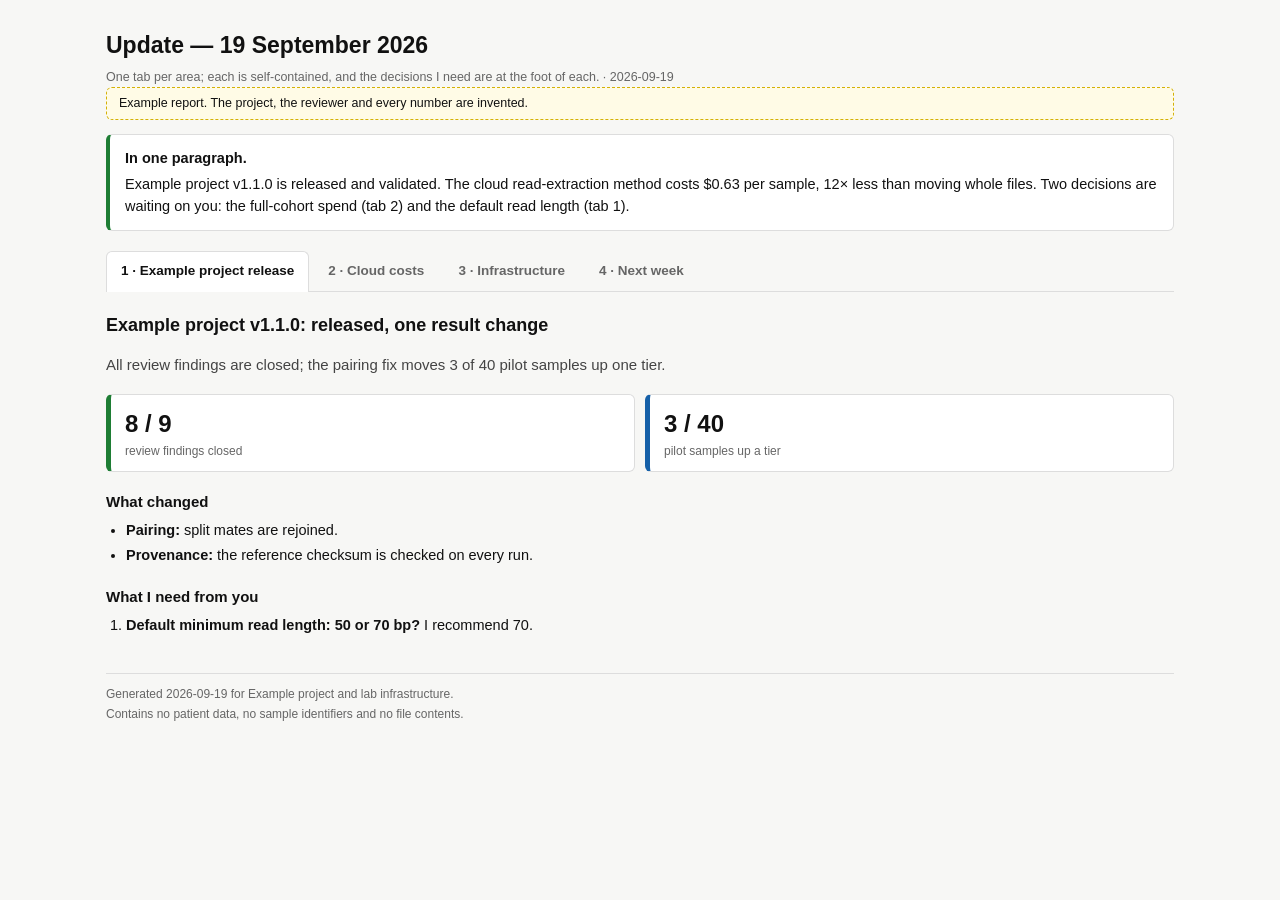
<file: examples/2026-09-19_lab_update.html>
<!DOCTYPE html>
<html lang="en" style="color-scheme:light">
<head>
<meta charset="utf-8">
<meta name="viewport" content="width=device-width, initial-scale=1">
<meta name="color-scheme" content="light">
<meta name="generator" content="html-report">
<meta name="html-report-type" content="update">
<title>Weekly lab update</title>
<style>
  /* Lab house style. Light only, by rule: never add a dark-mode media query or theme toggle. */
  :root { color-scheme: light;
    --plane:#f7f7f5; --surface:#ffffff; --soft:#f2f3f5; --ink:#111111; --ink-2:#444444;
    --mute:#666666; --rule:#dddddd; --rule-2:#eeeeee;
    --accent:#2166ac; --accent-soft:#e8f0fc;
    --ok:#1e7d34;   --ok-soft:#e5f4ec;     /* fixed / done / pass   */
    --info:#1660a8; --info-soft:#e8f0fc;   /* validated / answered  */
    --chg:#a35d00;  --chg-soft:#fbf0e0;    /* changed / in progress */
    --bad:#b3261e;  --bad-soft:#fbe9e7;    /* open / failed / risk  */
    --park:#6e6e73; --park-soft:#f2f2f2;   /* deferred / parked     */
    --dec:#6b4fb3;                          /* needs his decision    */
    --nf:#8a1538; }                         /* asked, not found in code */
  * { box-sizing:border-box; }
  html, body { background:var(--plane); color:var(--ink); margin:0; }
  body { font:14.5px/1.55 Arial, Helvetica, sans-serif; }
  main { max-width:1100px; margin:0 auto; padding:28px 16px 60px; }

  h1 { font-size:23px; margin:0 0 4px; }
  h2 { font-size:18px; margin:34px 0 8px; padding-bottom:5px; border-bottom:2px solid var(--accent); }
  h2 .cnt { font-weight:normal; color:var(--mute); font-size:13px; }
  h3 { font-size:15px; margin:18px 0 6px; }
  p { margin:0 0 10px; max-width:88ch; }
  ul, ol { padding-left:20px; margin:0 0 10px; } li { margin:3px 0; }
  .meta, .muted { color:var(--mute); font-size:12.5px; }
  .meta { margin:2px 0 0; }
  code { font-family:ui-monospace, Menlo, Consolas, monospace; font-size:.86em;
         background:var(--soft); padding:1px 4px; border-radius:3px; overflow-wrap:anywhere; }
  pre { background:var(--soft); border:1px solid var(--rule); border-radius:6px; padding:10px 12px;
        overflow-x:auto; font-size:12.5px; line-height:1.45; }
  pre code { background:none; padding:0; }

  /* KPI tiles: a number and a label, nothing else */
  .tiles { display:grid; grid-template-columns:repeat(auto-fit, minmax(130px, 1fr)); gap:10px; margin:18px 0 8px; }
  .tile { background:var(--surface); border:1px solid var(--rule); border-left:5px solid var(--rule);
          border-radius:6px; padding:10px 14px; }
  .tile .n { font-size:24px; font-weight:bold; font-variant-numeric:tabular-nums; }
  .tile .l { font-size:12px; color:var(--mute); }
  .tile.ok { border-left-color:var(--ok); } .tile.info { border-left-color:var(--info); }
  .tile.chg { border-left-color:var(--chg); } .tile.bad { border-left-color:var(--bad); }
  .tile.park { border-left-color:var(--park); } .tile.dec { border-left-color:var(--dec); }
  .tile.nf { border-left-color:var(--nf); }

  /* Callouts: the bottom line, a warning, or an ask */
  .note { background:var(--surface); border:1px solid var(--rule); border-left:4px solid var(--accent);
          border-radius:6px; padding:12px 15px; margin:14px 0; }
  .note > b:first-child { display:block; margin-bottom:3px; }
  .note.ok { border-left-color:var(--ok); } .note.chg { border-left-color:var(--chg); }
  .note.bad { border-left-color:var(--bad); background:#fffaf9; }

  /* Cards for prose-heavy sections */
  .card { background:var(--surface); border:1px solid var(--rule); border-radius:8px; padding:16px 20px; margin:12px 0; }

  /* Tables: always inside .tw so wide tables scroll instead of breaking the page */
  .tw { overflow-x:auto; margin:8px 0 14px; }
  table { border-collapse:collapse; width:100%; background:var(--surface); border:1px solid var(--rule);
          font-size:13.5px; }
  th, td { text-align:left; vertical-align:top; padding:8px 10px; border-bottom:1px solid var(--rule-2); }
  th { background:#fafafa; color:var(--mute); font-size:11.5px; font-weight:bold;
       text-transform:uppercase; letter-spacing:.04em; border-bottom:1px solid var(--rule); }
  tr:last-child td { border-bottom:none; }
  td.num, th.num { text-align:right; font-variant-numeric:tabular-nums; white-space:nowrap; }
  td.id { font-weight:bold; white-space:nowrap; border-left:4px solid var(--rule-2); }
  td.id.bad { border-left-color:var(--bad); } td.id.chg { border-left-color:var(--chg); }
  td.st { white-space:nowrap; }

  /* Status pills: one vocabulary across every report */
  .pill { display:inline-block; font-size:11px; font-weight:bold; padding:2px 8px; border-radius:10px;
          white-space:nowrap; vertical-align:1px; }
  .pill.ok { background:var(--ok); color:#fff; }       /* Fixed, Done, Pass      */
  .pill.info { background:var(--info); color:#fff; }   /* Validated, Answered    */
  .pill.chg { background:var(--chg); color:#fff; }     /* In progress, Changed   */
  .pill.bad { background:#fff; color:var(--bad); border:1px solid var(--bad); }  /* Open, Failed */
  .pill.park { background:var(--park-soft); color:#555; border:1px solid var(--rule); } /* Deferred */
  .pill.dec { background:var(--dec); color:#fff; }    /* Decision needed        */
  .pill.nf { background:var(--nf); color:#fff; }      /* Not found              */
  .chg-mark { color:var(--chg); font-weight:bold; }   /* ● changed since the last report */
  tr.changed td.id { border-left-color:var(--chg); }
  .up { color:var(--ok); font-weight:bold; } .down { color:var(--bad); font-weight:bold; }

  /* Figures: embedded PNG (base64) or inline SVG, always with a caption */
  figure { margin:14px 0; background:var(--surface); border:1px solid var(--rule); border-radius:6px; padding:10px; }
  figure img, figure svg { display:block; max-width:100%; height:auto; margin:0 auto; }
  figcaption { font-size:12.5px; color:var(--ink-2); margin-top:8px; }
  figcaption b { color:var(--ink); }

  details { background:var(--surface); border:1px solid var(--rule); border-radius:6px; padding:8px 14px; margin:10px 0; }
  summary { cursor:pointer; color:var(--accent); font-weight:bold; font-size:13.5px; }
  details[open] summary { margin-bottom:8px; }

  .key { display:flex; flex-wrap:wrap; gap:16px; font-size:11.5px; color:var(--mute); margin:8px 2px 0; }
  .key i { display:inline-block; width:10px; height:10px; border-radius:2px; margin-right:5px; vertical-align:-1px; }

  footer { margin-top:36px; padding-top:10px; border-top:1px solid var(--rule); color:var(--mute);
           font-size:12px; line-height:1.7; }

  /* Long status tables: add class="stack" so rows become cards on a phone.
     Put data-label="..." on each <td> for the field name. */
  @media (max-width: 720px) {
    table.stack, table.stack tbody, table.stack tr, table.stack td { display:block; width:100%; }
    table.stack thead { display:none; }
    table.stack { border:none; background:none; }
    table.stack tr { background:var(--surface); border:1px solid var(--rule); border-radius:6px; margin:0 0 10px; padding:6px 10px; }
    table.stack td { border:none; padding:3px 0; }
    table.stack td[data-label]::before { content:attr(data-label) ": "; font-weight:bold; color:var(--mute); }
  }
  @media (max-width: 640px) {
    main { padding:20px 16px 48px; }
    h1 { font-size:20px; }
    .tile .n { font-size:20px; }
  }
  @media print {
    html, body { background:#fff; }
    main { max-width:none; padding:0; }
    .tile, .note, .card, figure, table, details { break-inside:avoid; }
    h2 { break-after:avoid; }
    details:not([open]) > *:not(summary) { display:block; }
    a { color:inherit; text-decoration:none; }
  }

  /* Additions for html-report */
  td.id .sev { display:block; font-weight:normal; font-size:10px; color:var(--mute); margin-top:3px; }
  td .more { font-size:12.5px; white-space:nowrap; }
  .attn { background:#fff6f5; border:1px solid #f1c9c5; border-radius:6px; padding:10px 16px; margin:14px 0; }
  .attn h3 { margin:6px 0; font-size:15px; }
  .attn ul { margin:4px 0 8px; }
  svg.bars text { font:12px Arial, Helvetica, sans-serif; fill:var(--ink); }
  svg.bars text.v { fill:var(--ink-2); }
  svg.bars line { stroke:var(--rule); }
  ol.asks li { margin:0 0 9px; }
  /* brief: one screen, one page when printed */
  main.brief { max-width:760px; }
  main.brief h2 { font-size:16px; margin:22px 0 6px; }
  .demo { background:#fffbe6; border:1px dashed #d4b106; border-radius:6px; padding:6px 12px; font-size:12.5px; margin:0 0 14px; }
  /* Tabs: CSS only, no JavaScript. Printing, or a viewer without CSS, shows every panel in order. */
  .tabs { margin-top:20px; }
  .tabs > input { position:absolute; opacity:0; pointer-events:none; }
  .tabbar { display:flex; flex-wrap:wrap; gap:4px; border-bottom:1px solid var(--rule); }
  .tabbar label { padding:9px 14px; font-size:13.5px; font-weight:bold; color:var(--mute); cursor:pointer;
                  border:1px solid transparent; border-bottom:none; border-radius:6px 6px 0 0; white-space:nowrap; }
  .tabbar label:hover { color:var(--ink); background:var(--soft); }
  .tabs > .panel { display:none; padding-top:6px; }
  .tabs > .panel > h2:first-child { border-bottom:none; margin-top:14px; }
  p.lede { color:var(--ink-2); font-size:15px; }
  @media (max-width: 640px) { .tabbar label { padding:7px 9px; font-size:12.5px; white-space:normal; } }
  @media print {
    .tabbar { display:none; }
    .tabs > .panel { display:block !important; break-before:page; }
  }
  #tb1-1:checked~.tabbar label[for="tb1-1"],#tb1-2:checked~.tabbar label[for="tb1-2"],#tb1-3:checked~.tabbar label[for="tb1-3"],#tb1-4:checked~.tabbar label[for="tb1-4"]{color:var(--ink);background:var(--surface);border-color:var(--rule);margin-bottom:-1px}
  #tb1-1:checked~#tb1-p1,#tb1-2:checked~#tb1-p2,#tb1-3:checked~#tb1-p3,#tb1-4:checked~#tb1-p4{display:block}
</style>
</head>
<body><main>

<h1>Update — 19 September 2026</h1>
<p class="meta">One tab per area; each is self-contained, and the decisions I need are at the foot of each. &middot; 2026-09-19</p>
<div class="demo">Example report. The project, the reviewer and every number are invented.</div>
<div class="note ok"><b>In one paragraph.</b> Example project v1.1.0 is released and validated. The cloud read-extraction method costs $0.63 per sample, 12× less than moving whole files. Two decisions are waiting on you: the full-cohort spend (tab 2) and the default read length (tab 1).</div>
<div class="tabs" id="tb1">
<input type="radio" name="tb1" id="tb1-1" checked>
<input type="radio" name="tb1" id="tb1-2">
<input type="radio" name="tb1" id="tb1-3">
<input type="radio" name="tb1" id="tb1-4">
<div class="tabbar"><label for="tb1-1">1 &middot; Example project release</label><label for="tb1-2">2 &middot; Cloud costs</label><label for="tb1-3">3 &middot; Infrastructure</label><label for="tb1-4">4 &middot; Next week</label></div>
<div class="panel" id="tb1-p1">
<h2>Example project v1.1.0: released, one result change</h2>
<p class="lede">All review findings are closed; the pairing fix moves 3 of 40 pilot samples up one tier.</p>
<div class="tiles"><div class="tile ok"><div class="n">8 / 9</div><div class="l">review findings closed</div></div><div class="tile info"><div class="n">3 / 40</div><div class="l">pilot samples up a tier</div></div></div>
<h3>What changed</h3>
<ul><li><b>Pairing:</b> split mates are rejoined.</li><li><b>Provenance:</b> the reference checksum is checked on every run.</li></ul>
<h3>What I need from you</h3><ol class="asks"><li><b>Default minimum read length: 50 or 70 bp?</b> I recommend 70.</li></ol>
</div>
<div class="panel" id="tb1-p2">
<h2>Read extraction: what the full cohort would cost</h2>
<p class="lede">Extracting in the cloud and shipping only what we need is the cheapest of three options.</p>
<div class="tw"><table><thead><tr><th>Approach</th><th class="num">Pilot (95)</th><th class="num">Full cohort (1</th><th>100)</th></tr></thead><tbody><tr><td><b>A</b> — move whole files, extract here</td><td class="num">$790</td><td class="num">$9,150</td></tr><tr><td><b>B</b> — extract in-region, ship only what we need</td><td class="num"><b>$60</b></td><td class="num"><b>$695</b></td></tr><tr><td><b>C</b> — run everything in the cloud</td><td class="num">$210</td><td class="num">$2,430</td></tr></tbody></table></div>
<div class="note "><b>Why B is cheap.</b> Traffic inside the region is free; only data leaving it is billed.</div>
<p><i>Costs at list price; volumes and timings measured on the pilot.</i></p>
<h3>What I need from you</h3><ol class="asks"><li><b>Approve about $700 for the full cohort.</b> One afternoon of transfer.</li></ol>
</div>
<div class="panel" id="tb1-p3">
<h2>Cluster: new scratch quota and a job-template fix</h2>
<ul><li>Scratch quota raised to 20 TB; old run directories archived (4.1 TB freed).</li><li>Job template now pins the environment, so tools no longer depend on the login shell.</li></ul>
</div>
<div class="panel" id="tb1-p4">
<h2>Next week</h2>
<ul><li>Thread-scaling benchmark on the 64-core node.</li><li>Full-cohort extraction, if approved.</li></ul>
</div>
</div>
<footer>Generated 2026-09-19 for Example project and lab infrastructure.<br>Contains no patient data, no sample identifiers and no file contents.</footer>

</main></body></html>
</file>
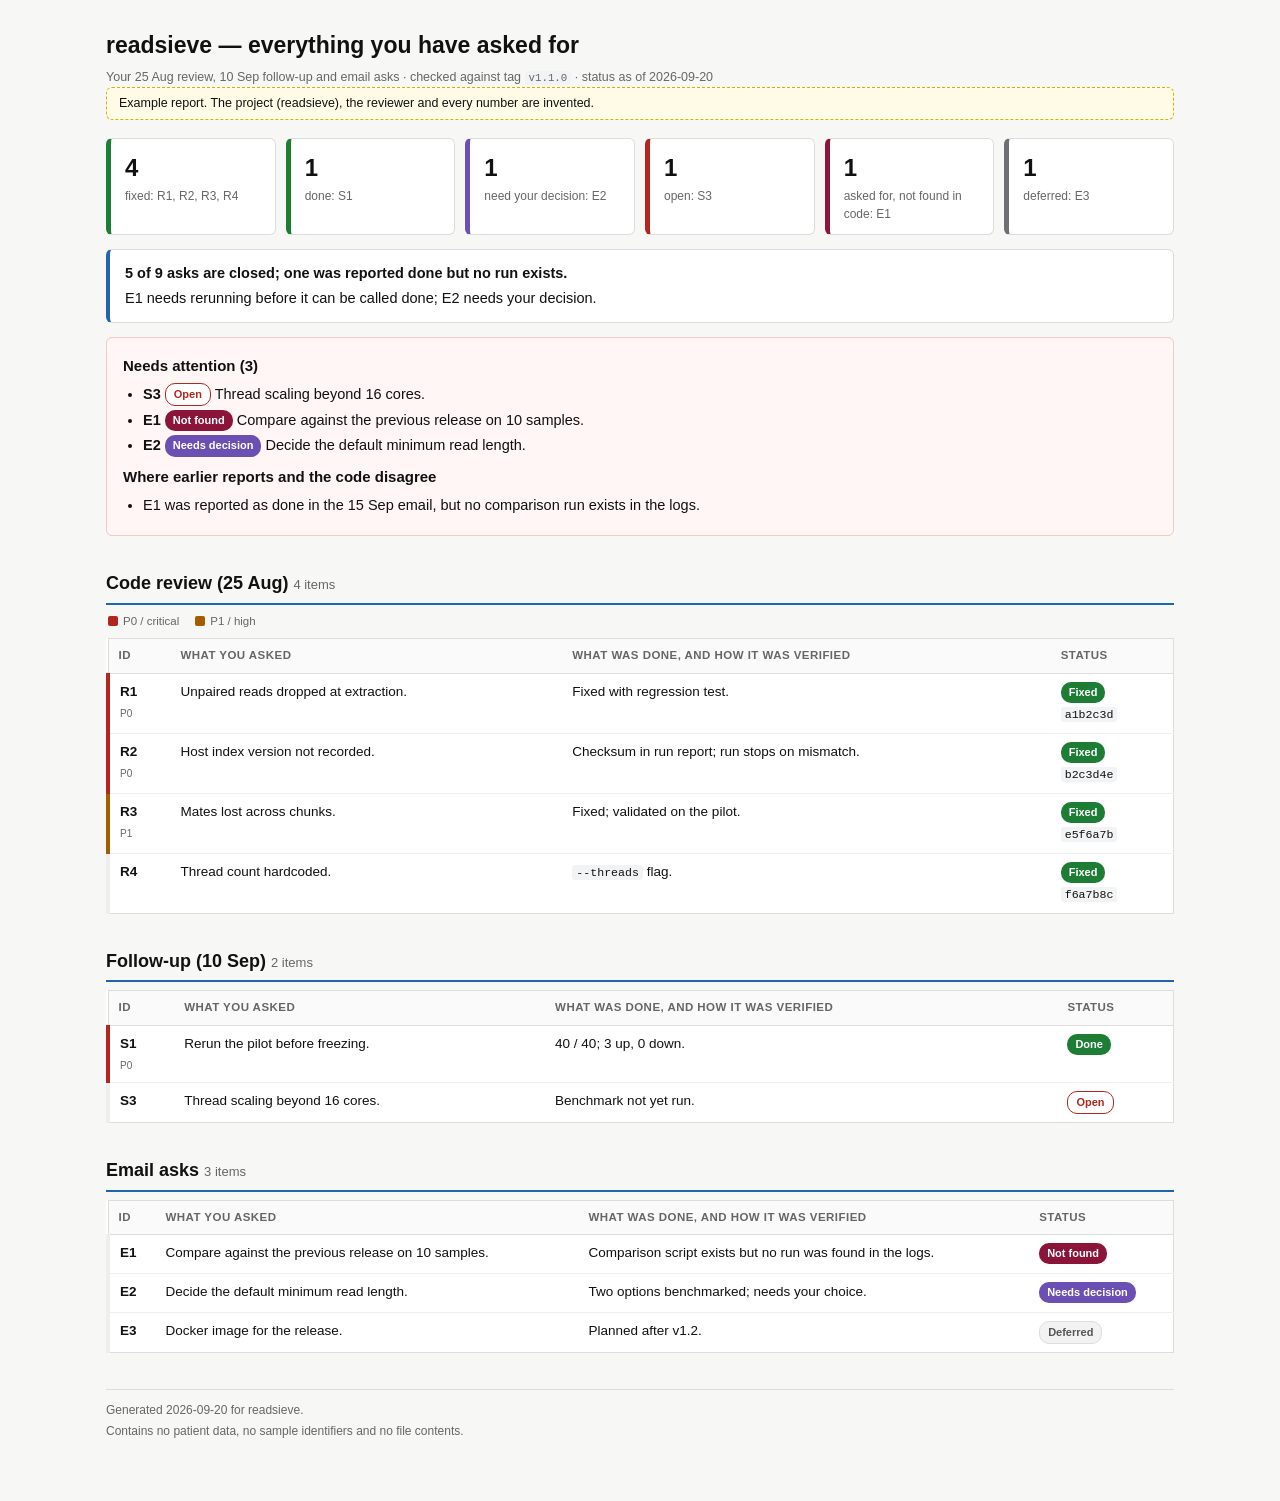
<file: examples/2026-09-20_ledger.html>
<!DOCTYPE html>
<html lang="en" style="color-scheme:light">
<head>
<meta charset="utf-8">
<meta name="viewport" content="width=device-width, initial-scale=1">
<meta name="color-scheme" content="light">
<meta name="generator" content="html-report">
<meta name="html-report-type" content="status">
<title>readsieve review ledger</title>
<style>
  /* Lab house style. Light only, by rule: never add a dark-mode media query or theme toggle. */
  :root { color-scheme: light;
    --plane:#f7f7f5; --surface:#ffffff; --soft:#f2f3f5; --ink:#111111; --ink-2:#444444;
    --mute:#666666; --rule:#dddddd; --rule-2:#eeeeee;
    --accent:#2166ac; --accent-soft:#e8f0fc;
    --ok:#1e7d34;   --ok-soft:#e5f4ec;     /* fixed / done / pass   */
    --info:#1660a8; --info-soft:#e8f0fc;   /* validated / answered  */
    --chg:#a35d00;  --chg-soft:#fbf0e0;    /* changed / in progress */
    --bad:#b3261e;  --bad-soft:#fbe9e7;    /* open / failed / risk  */
    --park:#6e6e73; --park-soft:#f2f2f2;   /* deferred / parked     */
    --dec:#6b4fb3;                          /* needs his decision    */
    --nf:#8a1538; }                         /* asked, not found in code */
  * { box-sizing:border-box; }
  html, body { background:var(--plane); color:var(--ink); margin:0; }
  body { font:14.5px/1.55 Arial, Helvetica, sans-serif; }
  main { max-width:1100px; margin:0 auto; padding:28px 16px 60px; }

  h1 { font-size:23px; margin:0 0 4px; }
  h2 { font-size:18px; margin:34px 0 8px; padding-bottom:5px; border-bottom:2px solid var(--accent); }
  h2 .cnt { font-weight:normal; color:var(--mute); font-size:13px; }
  h3 { font-size:15px; margin:18px 0 6px; }
  p { margin:0 0 10px; max-width:88ch; }
  ul, ol { padding-left:20px; margin:0 0 10px; } li { margin:3px 0; }
  .meta, .muted { color:var(--mute); font-size:12.5px; }
  .meta { margin:2px 0 0; }
  code { font-family:ui-monospace, Menlo, Consolas, monospace; font-size:.86em;
         background:var(--soft); padding:1px 4px; border-radius:3px; overflow-wrap:anywhere; }
  pre { background:var(--soft); border:1px solid var(--rule); border-radius:6px; padding:10px 12px;
        overflow-x:auto; font-size:12.5px; line-height:1.45; }
  pre code { background:none; padding:0; }

  /* KPI tiles: a number and a label, nothing else */
  .tiles { display:grid; grid-template-columns:repeat(auto-fit, minmax(130px, 1fr)); gap:10px; margin:18px 0 8px; }
  .tile { background:var(--surface); border:1px solid var(--rule); border-left:5px solid var(--rule);
          border-radius:6px; padding:10px 14px; }
  .tile .n { font-size:24px; font-weight:bold; font-variant-numeric:tabular-nums; }
  .tile .l { font-size:12px; color:var(--mute); }
  .tile.ok { border-left-color:var(--ok); } .tile.info { border-left-color:var(--info); }
  .tile.chg { border-left-color:var(--chg); } .tile.bad { border-left-color:var(--bad); }
  .tile.park { border-left-color:var(--park); } .tile.dec { border-left-color:var(--dec); }
  .tile.nf { border-left-color:var(--nf); }

  /* Callouts: the bottom line, a warning, or an ask */
  .note { background:var(--surface); border:1px solid var(--rule); border-left:4px solid var(--accent);
          border-radius:6px; padding:12px 15px; margin:14px 0; }
  .note > b:first-child { display:block; margin-bottom:3px; }
  .note.ok { border-left-color:var(--ok); } .note.chg { border-left-color:var(--chg); }
  .note.bad { border-left-color:var(--bad); background:#fffaf9; }

  /* Cards for prose-heavy sections */
  .card { background:var(--surface); border:1px solid var(--rule); border-radius:8px; padding:16px 20px; margin:12px 0; }

  /* Tables: always inside .tw so wide tables scroll instead of breaking the page */
  .tw { overflow-x:auto; margin:8px 0 14px; }
  table { border-collapse:collapse; width:100%; background:var(--surface); border:1px solid var(--rule);
          font-size:13.5px; }
  th, td { text-align:left; vertical-align:top; padding:8px 10px; border-bottom:1px solid var(--rule-2); }
  th { background:#fafafa; color:var(--mute); font-size:11.5px; font-weight:bold;
       text-transform:uppercase; letter-spacing:.04em; border-bottom:1px solid var(--rule); }
  tr:last-child td { border-bottom:none; }
  td.num, th.num { text-align:right; font-variant-numeric:tabular-nums; white-space:nowrap; }
  td.id { font-weight:bold; white-space:nowrap; border-left:4px solid var(--rule-2); }
  td.id.bad { border-left-color:var(--bad); } td.id.chg { border-left-color:var(--chg); }
  td.st { white-space:nowrap; }

  /* Status pills: one vocabulary across every report */
  .pill { display:inline-block; font-size:11px; font-weight:bold; padding:2px 8px; border-radius:10px;
          white-space:nowrap; vertical-align:1px; }
  .pill.ok { background:var(--ok); color:#fff; }       /* Fixed, Done, Pass      */
  .pill.info { background:var(--info); color:#fff; }   /* Validated, Answered    */
  .pill.chg { background:var(--chg); color:#fff; }     /* In progress, Changed   */
  .pill.bad { background:#fff; color:var(--bad); border:1px solid var(--bad); }  /* Open, Failed */
  .pill.park { background:var(--park-soft); color:#555; border:1px solid var(--rule); } /* Deferred */
  .pill.dec { background:var(--dec); color:#fff; }    /* Decision needed        */
  .pill.nf { background:var(--nf); color:#fff; }      /* Not found              */
  .chg-mark { color:var(--chg); font-weight:bold; }   /* ● changed since the last report */
  tr.changed td.id { border-left-color:var(--chg); }
  .up { color:var(--ok); font-weight:bold; } .down { color:var(--bad); font-weight:bold; }

  /* Figures: embedded PNG (base64) or inline SVG, always with a caption */
  figure { margin:14px 0; background:var(--surface); border:1px solid var(--rule); border-radius:6px; padding:10px; }
  figure img, figure svg { display:block; max-width:100%; height:auto; margin:0 auto; }
  figcaption { font-size:12.5px; color:var(--ink-2); margin-top:8px; }
  figcaption b { color:var(--ink); }

  details { background:var(--surface); border:1px solid var(--rule); border-radius:6px; padding:8px 14px; margin:10px 0; }
  summary { cursor:pointer; color:var(--accent); font-weight:bold; font-size:13.5px; }
  details[open] summary { margin-bottom:8px; }

  .key { display:flex; flex-wrap:wrap; gap:16px; font-size:11.5px; color:var(--mute); margin:8px 2px 0; }
  .key i { display:inline-block; width:10px; height:10px; border-radius:2px; margin-right:5px; vertical-align:-1px; }

  footer { margin-top:36px; padding-top:10px; border-top:1px solid var(--rule); color:var(--mute);
           font-size:12px; line-height:1.7; }

  /* Long status tables: add class="stack" so rows become cards on a phone.
     Put data-label="..." on each <td> for the field name. */
  @media (max-width: 720px) {
    table.stack, table.stack tbody, table.stack tr, table.stack td { display:block; width:100%; }
    table.stack thead { display:none; }
    table.stack { border:none; background:none; }
    table.stack tr { background:var(--surface); border:1px solid var(--rule); border-radius:6px; margin:0 0 10px; padding:6px 10px; }
    table.stack td { border:none; padding:3px 0; }
    table.stack td[data-label]::before { content:attr(data-label) ": "; font-weight:bold; color:var(--mute); }
  }
  @media (max-width: 640px) {
    main { padding:20px 16px 48px; }
    h1 { font-size:20px; }
    .tile .n { font-size:20px; }
  }
  @media print {
    html, body { background:#fff; }
    main { max-width:none; padding:0; }
    .tile, .note, .card, figure, table, details { break-inside:avoid; }
    h2 { break-after:avoid; }
    details:not([open]) > *:not(summary) { display:block; }
    a { color:inherit; text-decoration:none; }
  }

  /* Additions for html-report */
  td.id .sev { display:block; font-weight:normal; font-size:10px; color:var(--mute); margin-top:3px; }
  td .more { font-size:12.5px; white-space:nowrap; }
  .attn { background:#fff6f5; border:1px solid #f1c9c5; border-radius:6px; padding:10px 16px; margin:14px 0; }
  .attn h3 { margin:6px 0; font-size:15px; }
  .attn ul { margin:4px 0 8px; }
  svg.bars text { font:12px Arial, Helvetica, sans-serif; fill:var(--ink); }
  svg.bars text.v { fill:var(--ink-2); }
  svg.bars line { stroke:var(--rule); }
  ol.asks li { margin:0 0 9px; }
  /* brief: one screen, one page when printed */
  main.brief { max-width:760px; }
  main.brief h2 { font-size:16px; margin:22px 0 6px; }
  .demo { background:#fffbe6; border:1px dashed #d4b106; border-radius:6px; padding:6px 12px; font-size:12.5px; margin:0 0 14px; }
  /* Tabs: CSS only, no JavaScript. Printing, or a viewer without CSS, shows every panel in order. */
  .tabs { margin-top:20px; }
  .tabs > input { position:absolute; opacity:0; pointer-events:none; }
  .tabbar { display:flex; flex-wrap:wrap; gap:4px; border-bottom:1px solid var(--rule); }
  .tabbar label { padding:9px 14px; font-size:13.5px; font-weight:bold; color:var(--mute); cursor:pointer;
                  border:1px solid transparent; border-bottom:none; border-radius:6px 6px 0 0; white-space:nowrap; }
  .tabbar label:hover { color:var(--ink); background:var(--soft); }
  .tabs > .panel { display:none; padding-top:6px; }
  .tabs > .panel > h2:first-child { border-bottom:none; margin-top:14px; }
  p.lede { color:var(--ink-2); font-size:15px; }
  @media (max-width: 640px) { .tabbar label { padding:7px 9px; font-size:12.5px; white-space:normal; } }
  @media print {
    .tabbar { display:none; }
    .tabs > .panel { display:block !important; break-before:page; }
  }
</style>
</head>
<body><main>

<h1>readsieve — everything you have asked for</h1>
<p class="meta">Your 25 Aug review, 10 Sep follow-up and email asks · checked against tag <code>v1.1.0</code> &middot; status as of 2026-09-20</p>
<div class="demo">Example report. The project (readsieve), the reviewer and every number are invented.</div>
<div class="tiles"><div class="tile ok" data-status="fixed"><div class="n">4</div><div class="l">fixed: R1, R2, R3, R4</div></div>
<div class="tile ok" data-status="done"><div class="n">1</div><div class="l">done: S1</div></div>
<div class="tile dec" data-status="decision"><div class="n">1</div><div class="l">need your decision: E2</div></div>
<div class="tile bad" data-status="open"><div class="n">1</div><div class="l">open: S3</div></div>
<div class="tile nf" data-status="notfound"><div class="n">1</div><div class="l">asked for, not found in code: E1</div></div>
<div class="tile park" data-status="deferred"><div class="n">1</div><div class="l">deferred: E3</div></div></div>
<div class="note "><b>5 of 9 asks are closed; one was reported done but no run exists.</b> E1 needs rerunning before it can be called done; E2 needs your decision.</div>
<div class="attn">
<h3>Needs attention (3)</h3><ul><li><b>S3</b> <span class="pill bad">Open</span> Thread scaling beyond 16 cores.</li><li><b>E1</b> <span class="pill nf">Not found</span> Compare against the previous release on 10 samples.</li><li><b>E2</b> <span class="pill dec">Needs decision</span> Decide the default minimum read length.</li></ul>
<h3>Where earlier reports and the code disagree</h3><ul><li>E1 was reported as done in the 15 Sep email, but no comparison run exists in the logs.</li></ul>
</div>
<h2>Code review (25 Aug) <span class="cnt">4 items</span></h2>
<div class="key"><span><i style="background:var(--bad)"></i>P0 / critical</span><span><i style="background:var(--chg)"></i>P1 / high</span></div>
<div class="tw"><table class="stack"><thead><tr><th>ID</th><th>What you asked</th><th>What was done, and how it was verified</th><th>Status</th></tr></thead><tbody>
<tr><td class="id bad" data-label="ID">R1<span class="sev">P0</span></td><td data-label="Asked">Unpaired reads dropped at extraction.</td><td data-label="Done">Fixed with regression test.</td><td class="st" data-label="Status"><span class="pill ok" data-status="fixed">Fixed</span><br><code>a1b2c3d</code></td></tr>
<tr><td class="id bad" data-label="ID">R2<span class="sev">P0</span></td><td data-label="Asked">Host index version not recorded.</td><td data-label="Done">Checksum in run report; run stops on mismatch.</td><td class="st" data-label="Status"><span class="pill ok" data-status="fixed">Fixed</span><br><code>b2c3d4e</code></td></tr>
<tr><td class="id chg" data-label="ID">R3<span class="sev">P1</span></td><td data-label="Asked">Mates lost across chunks.</td><td data-label="Done">Fixed; validated on the pilot.</td><td class="st" data-label="Status"><span class="pill ok" data-status="fixed">Fixed</span><br><code>e5f6a7b</code></td></tr>
<tr><td class="id" data-label="ID">R4</td><td data-label="Asked">Thread count hardcoded.</td><td data-label="Done"><code>--threads</code> flag.</td><td class="st" data-label="Status"><span class="pill ok" data-status="fixed">Fixed</span><br><code>f6a7b8c</code></td></tr>
</tbody></table></div>
<h2>Follow-up (10 Sep) <span class="cnt">2 items</span></h2>
<div class="tw"><table class="stack"><thead><tr><th>ID</th><th>What you asked</th><th>What was done, and how it was verified</th><th>Status</th></tr></thead><tbody>
<tr><td class="id bad" data-label="ID">S1<span class="sev">P0</span></td><td data-label="Asked">Rerun the pilot before freezing.</td><td data-label="Done">40 / 40; 3 up, 0 down.</td><td class="st" data-label="Status"><span class="pill ok" data-status="done">Done</span></td></tr>
<tr><td class="id" data-label="ID">S3</td><td data-label="Asked">Thread scaling beyond 16 cores.</td><td data-label="Done">Benchmark not yet run.</td><td class="st" data-label="Status"><span class="pill bad" data-status="open">Open</span></td></tr>
</tbody></table></div>
<h2>Email asks <span class="cnt">3 items</span></h2>
<div class="tw"><table class="stack"><thead><tr><th>ID</th><th>What you asked</th><th>What was done, and how it was verified</th><th>Status</th></tr></thead><tbody>
<tr><td class="id" data-label="ID">E1</td><td data-label="Asked">Compare against the previous release on 10 samples.</td><td data-label="Done">Comparison script exists but no run was found in the logs.</td><td class="st" data-label="Status"><span class="pill nf" data-status="notfound">Not found</span></td></tr>
<tr><td class="id" data-label="ID">E2</td><td data-label="Asked">Decide the default minimum read length.</td><td data-label="Done">Two options benchmarked; needs your choice.</td><td class="st" data-label="Status"><span class="pill dec" data-status="decision">Needs decision</span></td></tr>
<tr><td class="id" data-label="ID">E3</td><td data-label="Asked">Docker image for the release.</td><td data-label="Done">Planned after v1.2.</td><td class="st" data-label="Status"><span class="pill park" data-status="deferred">Deferred</span></td></tr>
</tbody></table></div>
<footer>Generated 2026-09-20 for readsieve.<br>Contains no patient data, no sample identifiers and no file contents.</footer>

</main></body></html>
</file>
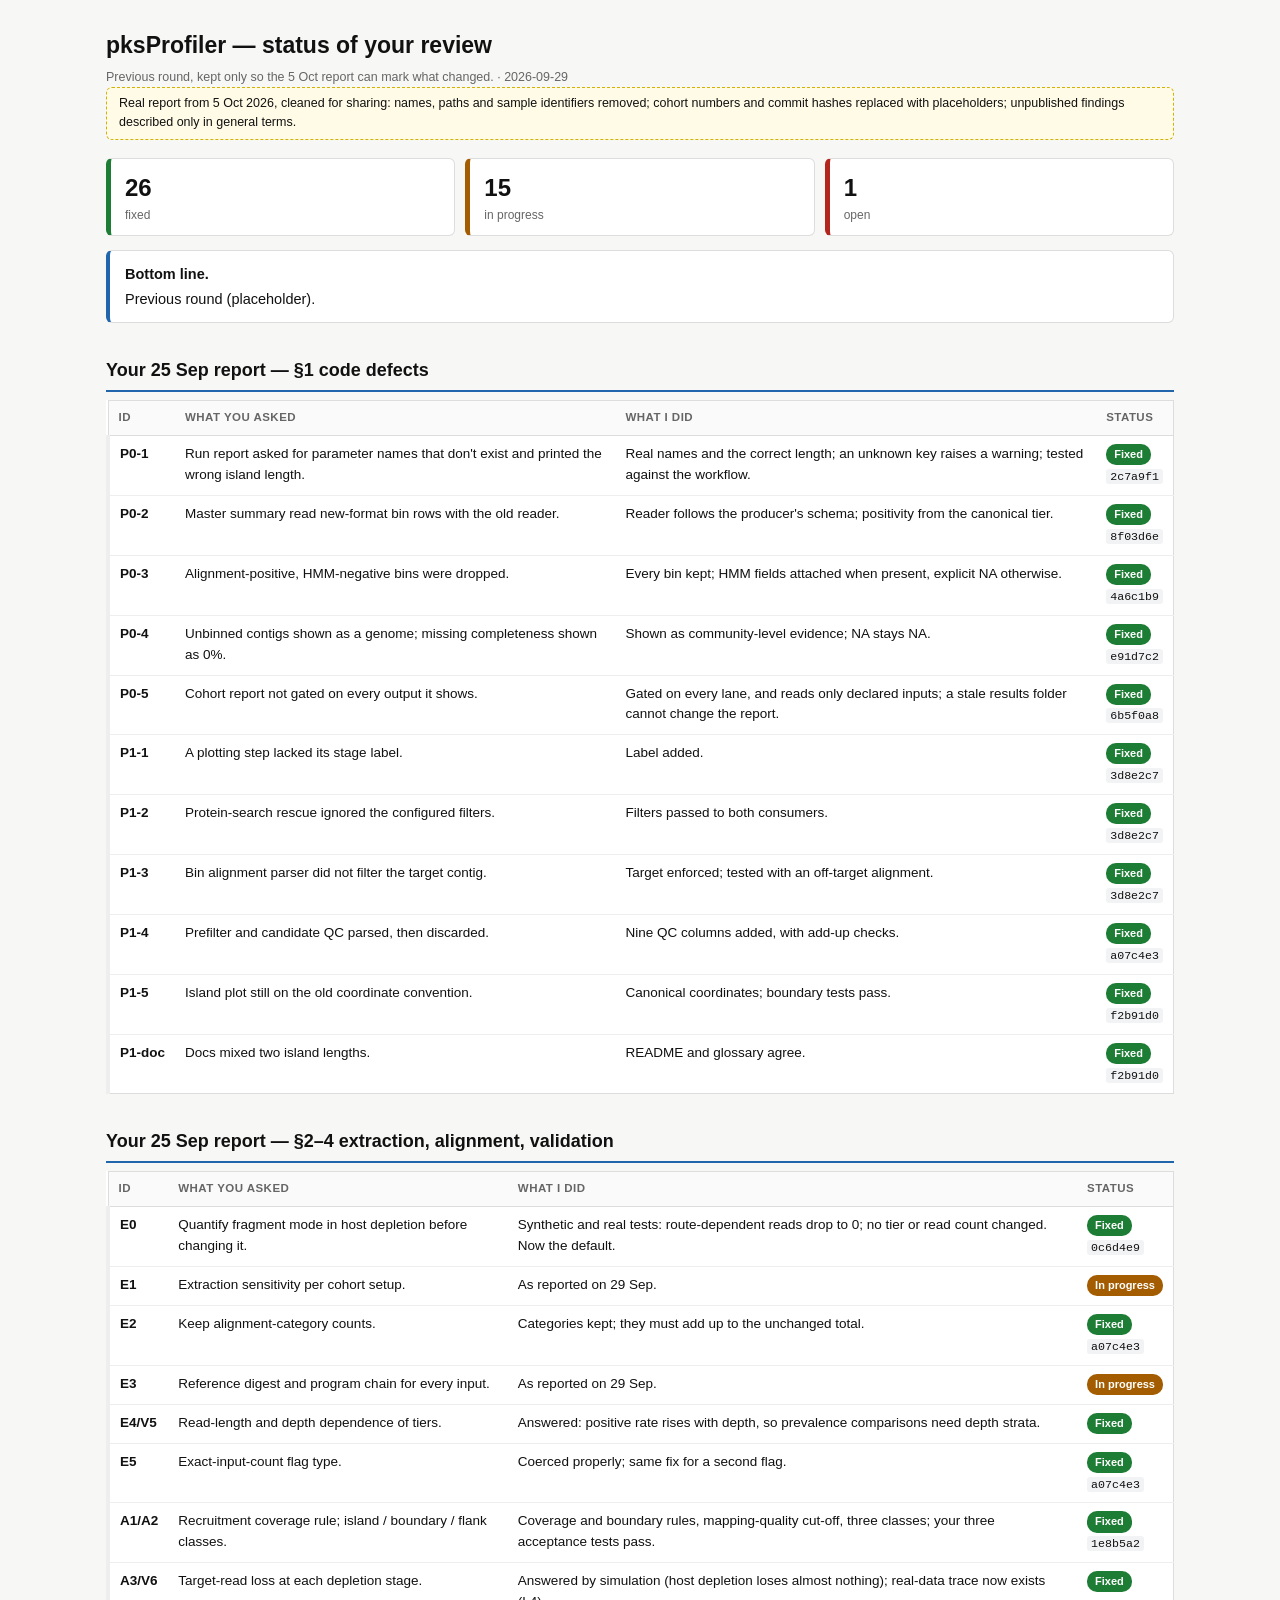
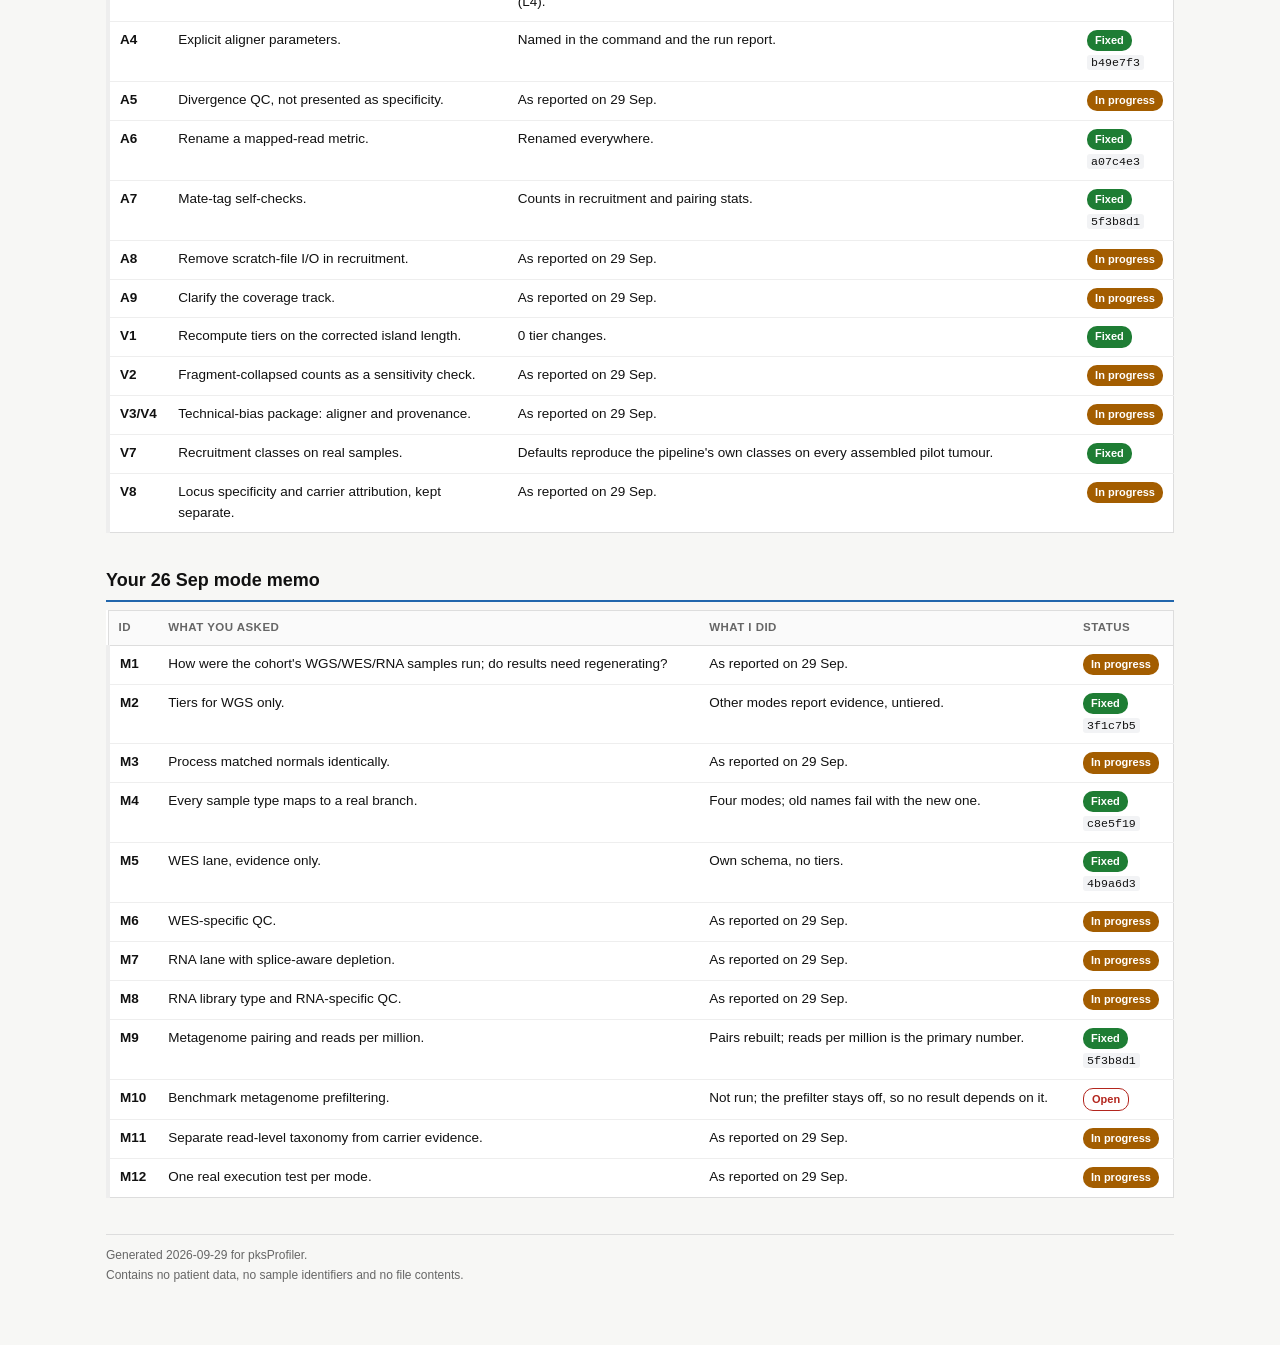
<file: examples/2026-09-29_status.html>
<!DOCTYPE html>
<html lang="en" style="color-scheme:light">
<head>
<meta charset="utf-8">
<meta name="viewport" content="width=device-width, initial-scale=1">
<meta name="color-scheme" content="light">
<meta name="generator" content="html-report">
<meta name="html-report-type" content="status">
<title>pksProfiler review status</title>
<style>
  /* Lab house style. Light only, by rule: never add a dark-mode media query or theme toggle. */
  :root { color-scheme: light;
    --plane:#f7f7f5; --surface:#ffffff; --soft:#f2f3f5; --ink:#111111; --ink-2:#444444;
    --mute:#666666; --rule:#dddddd; --rule-2:#eeeeee;
    --accent:#2166ac; --accent-soft:#e8f0fc;
    --ok:#1e7d34;   --ok-soft:#e5f4ec;     /* fixed / done / pass   */
    --info:#1660a8; --info-soft:#e8f0fc;   /* validated / answered  */
    --chg:#a35d00;  --chg-soft:#fbf0e0;    /* changed / in progress */
    --bad:#b3261e;  --bad-soft:#fbe9e7;    /* open / failed / risk  */
    --park:#6e6e73; --park-soft:#f2f2f2;   /* deferred / parked     */
    --dec:#6b4fb3;                          /* needs his decision    */
    --nf:#8a1538; }                         /* asked, not found in code */
  * { box-sizing:border-box; }
  html, body { background:var(--plane); color:var(--ink); margin:0; }
  body { font:14.5px/1.55 Arial, Helvetica, sans-serif; }
  main { max-width:1100px; margin:0 auto; padding:28px 16px 60px; }

  h1 { font-size:23px; margin:0 0 4px; }
  h2 { font-size:18px; margin:34px 0 8px; padding-bottom:5px; border-bottom:2px solid var(--accent); }
  h2 .cnt { font-weight:normal; color:var(--mute); font-size:13px; }
  h3 { font-size:15px; margin:18px 0 6px; }
  p { margin:0 0 10px; max-width:88ch; }
  ul, ol { padding-left:20px; margin:0 0 10px; } li { margin:3px 0; }
  .meta, .muted { color:var(--mute); font-size:12.5px; }
  .meta { margin:2px 0 0; }
  code { font-family:ui-monospace, Menlo, Consolas, monospace; font-size:.86em;
         background:var(--soft); padding:1px 4px; border-radius:3px; overflow-wrap:anywhere; }
  pre { background:var(--soft); border:1px solid var(--rule); border-radius:6px; padding:10px 12px;
        overflow-x:auto; font-size:12.5px; line-height:1.45; }
  pre code { background:none; padding:0; }

  /* KPI tiles: a number and a label, nothing else */
  .tiles { display:grid; grid-template-columns:repeat(auto-fit, minmax(130px, 1fr)); gap:10px; margin:18px 0 8px; }
  .tile { background:var(--surface); border:1px solid var(--rule); border-left:5px solid var(--rule);
          border-radius:6px; padding:10px 14px; }
  .tile .n { font-size:24px; font-weight:bold; font-variant-numeric:tabular-nums; }
  .tile .l { font-size:12px; color:var(--mute); }
  .tile.ok { border-left-color:var(--ok); } .tile.info { border-left-color:var(--info); }
  .tile.chg { border-left-color:var(--chg); } .tile.bad { border-left-color:var(--bad); }
  .tile.park { border-left-color:var(--park); } .tile.dec { border-left-color:var(--dec); }
  .tile.nf { border-left-color:var(--nf); }

  /* Callouts: the bottom line, a warning, or an ask */
  .note { background:var(--surface); border:1px solid var(--rule); border-left:4px solid var(--accent);
          border-radius:6px; padding:12px 15px; margin:14px 0; }
  .note > b:first-child { display:block; margin-bottom:3px; }
  .note.ok { border-left-color:var(--ok); } .note.chg { border-left-color:var(--chg); }
  .note.bad { border-left-color:var(--bad); background:#fffaf9; }

  /* Cards for prose-heavy sections */
  .card { background:var(--surface); border:1px solid var(--rule); border-radius:8px; padding:16px 20px; margin:12px 0; }

  /* Tables: always inside .tw so wide tables scroll instead of breaking the page */
  .tw { overflow-x:auto; margin:8px 0 14px; }
  table { border-collapse:collapse; width:100%; background:var(--surface); border:1px solid var(--rule);
          font-size:13.5px; }
  th, td { text-align:left; vertical-align:top; padding:8px 10px; border-bottom:1px solid var(--rule-2); }
  th { background:#fafafa; color:var(--mute); font-size:11.5px; font-weight:bold;
       text-transform:uppercase; letter-spacing:.04em; border-bottom:1px solid var(--rule); }
  tr:last-child td { border-bottom:none; }
  td.num, th.num { text-align:right; font-variant-numeric:tabular-nums; white-space:nowrap; }
  td.id { font-weight:bold; white-space:nowrap; border-left:4px solid var(--rule-2); }
  td.id.bad { border-left-color:var(--bad); } td.id.chg { border-left-color:var(--chg); }
  td.st { white-space:nowrap; }

  /* Status pills: one vocabulary across every report */
  .pill { display:inline-block; font-size:11px; font-weight:bold; padding:2px 8px; border-radius:10px;
          white-space:nowrap; vertical-align:1px; }
  .pill.ok { background:var(--ok); color:#fff; }       /* Fixed, Done, Pass      */
  .pill.info { background:var(--info); color:#fff; }   /* Validated, Answered    */
  .pill.chg { background:var(--chg); color:#fff; }     /* In progress, Changed   */
  .pill.bad { background:#fff; color:var(--bad); border:1px solid var(--bad); }  /* Open, Failed */
  .pill.park { background:var(--park-soft); color:#555; border:1px solid var(--rule); } /* Deferred */
  .pill.dec { background:var(--dec); color:#fff; }    /* Decision needed        */
  .pill.nf { background:var(--nf); color:#fff; }      /* Not found              */
  .chg-mark { color:var(--chg); font-weight:bold; }   /* ● changed since the last report */
  tr.changed td.id { border-left-color:var(--chg); }
  .up { color:var(--ok); font-weight:bold; } .down { color:var(--bad); font-weight:bold; }

  /* Figures: embedded PNG (base64) or inline SVG, always with a caption */
  figure { margin:14px 0; background:var(--surface); border:1px solid var(--rule); border-radius:6px; padding:10px; }
  figure img, figure svg { display:block; max-width:100%; height:auto; margin:0 auto; }
  figcaption { font-size:12.5px; color:var(--ink-2); margin-top:8px; }
  figcaption b { color:var(--ink); }

  details { background:var(--surface); border:1px solid var(--rule); border-radius:6px; padding:8px 14px; margin:10px 0; }
  summary { cursor:pointer; color:var(--accent); font-weight:bold; font-size:13.5px; }
  details[open] summary { margin-bottom:8px; }

  .key { display:flex; flex-wrap:wrap; gap:16px; font-size:11.5px; color:var(--mute); margin:8px 2px 0; }
  .key i { display:inline-block; width:10px; height:10px; border-radius:2px; margin-right:5px; vertical-align:-1px; }

  footer { margin-top:36px; padding-top:10px; border-top:1px solid var(--rule); color:var(--mute);
           font-size:12px; line-height:1.7; }

  /* Long status tables: add class="stack" so rows become cards on a phone.
     Put data-label="..." on each <td> for the field name. */
  @media (max-width: 720px) {
    table.stack, table.stack tbody, table.stack tr, table.stack td { display:block; width:100%; }
    table.stack thead { display:none; }
    table.stack { border:none; background:none; }
    table.stack tr { background:var(--surface); border:1px solid var(--rule); border-radius:6px; margin:0 0 10px; padding:6px 10px; }
    table.stack td { border:none; padding:3px 0; }
    table.stack td[data-label]::before { content:attr(data-label) ": "; font-weight:bold; color:var(--mute); }
  }
  @media (max-width: 640px) {
    main { padding:20px 16px 48px; }
    h1 { font-size:20px; }
    .tile .n { font-size:20px; }
  }
  @media print {
    html, body { background:#fff; }
    main { max-width:none; padding:0; }
    .tile, .note, .card, figure, table, details { break-inside:avoid; }
    h2 { break-after:avoid; }
    details:not([open]) > *:not(summary) { display:block; }
    a { color:inherit; text-decoration:none; }
  }

  /* Additions for html-report */
  td.id .sev { display:block; font-weight:normal; font-size:10px; color:var(--mute); margin-top:3px; }
  td .more { font-size:12.5px; white-space:nowrap; }
  .attn { background:#fff6f5; border:1px solid #f1c9c5; border-radius:6px; padding:10px 16px; margin:14px 0; }
  .attn h3 { margin:6px 0; font-size:15px; }
  .attn ul { margin:4px 0 8px; }
  svg.bars text { font:12px Arial, Helvetica, sans-serif; fill:var(--ink); }
  svg.bars text.v { fill:var(--ink-2); }
  svg.bars line { stroke:var(--rule); }
  ol.asks li { margin:0 0 9px; }
  /* brief: one screen, one page when printed */
  main.brief { max-width:760px; }
  main.brief h2 { font-size:16px; margin:22px 0 6px; }
  .demo { background:#fffbe6; border:1px dashed #d4b106; border-radius:6px; padding:6px 12px; font-size:12.5px; margin:0 0 14px; }
  /* Tabs: CSS only, no JavaScript. Printing, or a viewer without CSS, shows every panel in order. */
  .tabs { margin-top:20px; }
  .tabs > input { position:absolute; opacity:0; pointer-events:none; }
  .tabbar { display:flex; flex-wrap:wrap; gap:4px; border-bottom:1px solid var(--rule); }
  .tabbar label { padding:9px 14px; font-size:13.5px; font-weight:bold; color:var(--mute); cursor:pointer;
                  border:1px solid transparent; border-bottom:none; border-radius:6px 6px 0 0; white-space:nowrap; }
  .tabbar label:hover { color:var(--ink); background:var(--soft); }
  .tabs > .panel { display:none; padding-top:6px; }
  .tabs > .panel > h2:first-child { border-bottom:none; margin-top:14px; }
  p.lede { color:var(--ink-2); font-size:15px; }
  @media (max-width: 640px) { .tabbar label { padding:7px 9px; font-size:12.5px; white-space:normal; } }
  @media print {
    .tabbar { display:none; }
    .tabs > .panel { display:block !important; break-before:page; }
  }
</style>
</head>
<body><main>

<h1>pksProfiler — status of your review</h1>
<p class="meta">Previous round, kept only so the 5 Oct report can mark what changed. &middot; 2026-09-29</p>
<div class="demo">Real report from 5 Oct 2026, cleaned for sharing: names, paths and sample identifiers removed; cohort numbers and commit hashes replaced with placeholders; unpublished findings described only in general terms.</div>
<div class="tiles"><div class="tile ok" data-status="fixed"><div class="n">26</div><div class="l">fixed</div></div>
<div class="tile chg" data-status="progress"><div class="n">15</div><div class="l">in progress</div></div>
<div class="tile bad" data-status="open"><div class="n">1</div><div class="l">open</div></div></div>
<div class="note"><b>Bottom line.</b> Previous round (placeholder).</div>
<h2>Your 25 Sep report — §1 code defects</h2>
<div class="tw"><table class="stack"><thead><tr><th>ID</th><th>What you asked</th><th>What I did</th><th>Status</th></tr></thead><tbody>
<tr><td class="id" data-label="ID">P0-1</td><td data-label="Asked">Run report asked for parameter names that don&#x27;t exist and printed the wrong island length.</td><td data-label="Did">Real names and the correct length; an unknown key raises a warning; tested against the workflow.</td><td class="st" data-label="Status"><span class="pill ok" data-status="fixed">Fixed</span><br><code>2c7a9f1</code></td></tr>
<tr><td class="id" data-label="ID">P0-2</td><td data-label="Asked">Master summary read new-format bin rows with the old reader.</td><td data-label="Did">Reader follows the producer&#x27;s schema; positivity from the canonical tier.</td><td class="st" data-label="Status"><span class="pill ok" data-status="fixed">Fixed</span><br><code>8f03d6e</code></td></tr>
<tr><td class="id" data-label="ID">P0-3</td><td data-label="Asked">Alignment-positive, HMM-negative bins were dropped.</td><td data-label="Did">Every bin kept; HMM fields attached when present, explicit NA otherwise.</td><td class="st" data-label="Status"><span class="pill ok" data-status="fixed">Fixed</span><br><code>4a6c1b9</code></td></tr>
<tr><td class="id" data-label="ID">P0-4</td><td data-label="Asked">Unbinned contigs shown as a genome; missing completeness shown as 0%.</td><td data-label="Did">Shown as community-level evidence; NA stays NA.</td><td class="st" data-label="Status"><span class="pill ok" data-status="fixed">Fixed</span><br><code>e91d7c2</code></td></tr>
<tr><td class="id" data-label="ID">P0-5</td><td data-label="Asked">Cohort report not gated on every output it shows.</td><td data-label="Did">Gated on every lane, and reads only declared inputs; a stale results folder cannot change the report.</td><td class="st" data-label="Status"><span class="pill ok" data-status="fixed">Fixed</span><br><code>6b5f0a8</code></td></tr>
<tr><td class="id" data-label="ID">P1-1</td><td data-label="Asked">A plotting step lacked its stage label.</td><td data-label="Did">Label added.</td><td class="st" data-label="Status"><span class="pill ok" data-status="fixed">Fixed</span><br><code>3d8e2c7</code></td></tr>
<tr><td class="id" data-label="ID">P1-2</td><td data-label="Asked">Protein-search rescue ignored the configured filters.</td><td data-label="Did">Filters passed to both consumers.</td><td class="st" data-label="Status"><span class="pill ok" data-status="fixed">Fixed</span><br><code>3d8e2c7</code></td></tr>
<tr><td class="id" data-label="ID">P1-3</td><td data-label="Asked">Bin alignment parser did not filter the target contig.</td><td data-label="Did">Target enforced; tested with an off-target alignment.</td><td class="st" data-label="Status"><span class="pill ok" data-status="fixed">Fixed</span><br><code>3d8e2c7</code></td></tr>
<tr><td class="id" data-label="ID">P1-4</td><td data-label="Asked">Prefilter and candidate QC parsed, then discarded.</td><td data-label="Did">Nine QC columns added, with add-up checks.</td><td class="st" data-label="Status"><span class="pill ok" data-status="fixed">Fixed</span><br><code>a07c4e3</code></td></tr>
<tr><td class="id" data-label="ID">P1-5</td><td data-label="Asked">Island plot still on the old coordinate convention.</td><td data-label="Did">Canonical coordinates; boundary tests pass.</td><td class="st" data-label="Status"><span class="pill ok" data-status="fixed">Fixed</span><br><code>f2b91d0</code></td></tr>
<tr><td class="id" data-label="ID">P1-doc</td><td data-label="Asked">Docs mixed two island lengths.</td><td data-label="Did">README and glossary agree.</td><td class="st" data-label="Status"><span class="pill ok" data-status="fixed">Fixed</span><br><code>f2b91d0</code></td></tr>
</tbody></table></div>
<h2>Your 25 Sep report — §2–4 extraction, alignment, validation</h2>
<div class="tw"><table class="stack"><thead><tr><th>ID</th><th>What you asked</th><th>What I did</th><th>Status</th></tr></thead><tbody>
<tr><td class="id" data-label="ID">E0</td><td data-label="Asked">Quantify fragment mode in host depletion before changing it.</td><td data-label="Did">Synthetic and real tests: route-dependent reads drop to 0; no tier or read count changed. Now the default.</td><td class="st" data-label="Status"><span class="pill ok" data-status="fixed">Fixed</span><br><code>0c6d4e9</code></td></tr>
<tr><td class="id" data-label="ID">E1</td><td data-label="Asked">Extraction sensitivity per cohort setup.</td><td data-label="Did">As reported on 29 Sep.</td><td class="st" data-label="Status"><span class="pill chg" data-status="progress">In progress</span></td></tr>
<tr><td class="id" data-label="ID">E2</td><td data-label="Asked">Keep alignment-category counts.</td><td data-label="Did">Categories kept; they must add up to the unchanged total.</td><td class="st" data-label="Status"><span class="pill ok" data-status="fixed">Fixed</span><br><code>a07c4e3</code></td></tr>
<tr><td class="id" data-label="ID">E3</td><td data-label="Asked">Reference digest and program chain for every input.</td><td data-label="Did">As reported on 29 Sep.</td><td class="st" data-label="Status"><span class="pill chg" data-status="progress">In progress</span></td></tr>
<tr><td class="id" data-label="ID">E4/V5</td><td data-label="Asked">Read-length and depth dependence of tiers.</td><td data-label="Did">Answered: positive rate rises with depth, so prevalence comparisons need depth strata.</td><td class="st" data-label="Status"><span class="pill ok" data-status="fixed">Fixed</span></td></tr>
<tr><td class="id" data-label="ID">E5</td><td data-label="Asked">Exact-input-count flag type.</td><td data-label="Did">Coerced properly; same fix for a second flag.</td><td class="st" data-label="Status"><span class="pill ok" data-status="fixed">Fixed</span><br><code>a07c4e3</code></td></tr>
<tr><td class="id" data-label="ID">A1/A2</td><td data-label="Asked">Recruitment coverage rule; island / boundary / flank classes.</td><td data-label="Did">Coverage and boundary rules, mapping-quality cut-off, three classes; your three acceptance tests pass.</td><td class="st" data-label="Status"><span class="pill ok" data-status="fixed">Fixed</span><br><code>1e8b5a2</code></td></tr>
<tr><td class="id" data-label="ID">A3/V6</td><td data-label="Asked">Target-read loss at each depletion stage.</td><td data-label="Did">Answered by simulation (host depletion loses almost nothing); real-data trace now exists (L4).</td><td class="st" data-label="Status"><span class="pill ok" data-status="fixed">Fixed</span></td></tr>
<tr><td class="id" data-label="ID">A4</td><td data-label="Asked">Explicit aligner parameters.</td><td data-label="Did">Named in the command and the run report.</td><td class="st" data-label="Status"><span class="pill ok" data-status="fixed">Fixed</span><br><code>b49e7f3</code></td></tr>
<tr><td class="id" data-label="ID">A5</td><td data-label="Asked">Divergence QC, not presented as specificity.</td><td data-label="Did">As reported on 29 Sep.</td><td class="st" data-label="Status"><span class="pill chg" data-status="progress">In progress</span></td></tr>
<tr><td class="id" data-label="ID">A6</td><td data-label="Asked">Rename a mapped-read metric.</td><td data-label="Did">Renamed everywhere.</td><td class="st" data-label="Status"><span class="pill ok" data-status="fixed">Fixed</span><br><code>a07c4e3</code></td></tr>
<tr><td class="id" data-label="ID">A7</td><td data-label="Asked">Mate-tag self-checks.</td><td data-label="Did">Counts in recruitment and pairing stats.</td><td class="st" data-label="Status"><span class="pill ok" data-status="fixed">Fixed</span><br><code>5f3b8d1</code></td></tr>
<tr><td class="id" data-label="ID">A8</td><td data-label="Asked">Remove scratch-file I/O in recruitment.</td><td data-label="Did">As reported on 29 Sep.</td><td class="st" data-label="Status"><span class="pill chg" data-status="progress">In progress</span></td></tr>
<tr><td class="id" data-label="ID">A9</td><td data-label="Asked">Clarify the coverage track.</td><td data-label="Did">As reported on 29 Sep.</td><td class="st" data-label="Status"><span class="pill chg" data-status="progress">In progress</span></td></tr>
<tr><td class="id" data-label="ID">V1</td><td data-label="Asked">Recompute tiers on the corrected island length.</td><td data-label="Did">0 tier changes.</td><td class="st" data-label="Status"><span class="pill ok" data-status="fixed">Fixed</span></td></tr>
<tr><td class="id" data-label="ID">V2</td><td data-label="Asked">Fragment-collapsed counts as a sensitivity check.</td><td data-label="Did">As reported on 29 Sep.</td><td class="st" data-label="Status"><span class="pill chg" data-status="progress">In progress</span></td></tr>
<tr><td class="id" data-label="ID">V3/V4</td><td data-label="Asked">Technical-bias package: aligner and provenance.</td><td data-label="Did">As reported on 29 Sep.</td><td class="st" data-label="Status"><span class="pill chg" data-status="progress">In progress</span></td></tr>
<tr><td class="id" data-label="ID">V7</td><td data-label="Asked">Recruitment classes on real samples.</td><td data-label="Did">Defaults reproduce the pipeline&#x27;s own classes on every assembled pilot tumour.</td><td class="st" data-label="Status"><span class="pill ok" data-status="fixed">Fixed</span></td></tr>
<tr><td class="id" data-label="ID">V8</td><td data-label="Asked">Locus specificity and carrier attribution, kept separate.</td><td data-label="Did">As reported on 29 Sep.</td><td class="st" data-label="Status"><span class="pill chg" data-status="progress">In progress</span></td></tr>
</tbody></table></div>
<h2>Your 26 Sep mode memo</h2>
<div class="tw"><table class="stack"><thead><tr><th>ID</th><th>What you asked</th><th>What I did</th><th>Status</th></tr></thead><tbody>
<tr><td class="id" data-label="ID">M1</td><td data-label="Asked">How were the cohort&#x27;s WGS/WES/RNA samples run; do results need regenerating?</td><td data-label="Did">As reported on 29 Sep.</td><td class="st" data-label="Status"><span class="pill chg" data-status="progress">In progress</span></td></tr>
<tr><td class="id" data-label="ID">M2</td><td data-label="Asked">Tiers for WGS only.</td><td data-label="Did">Other modes report evidence, untiered.</td><td class="st" data-label="Status"><span class="pill ok" data-status="fixed">Fixed</span><br><code>3f1c7b5</code></td></tr>
<tr><td class="id" data-label="ID">M3</td><td data-label="Asked">Process matched normals identically.</td><td data-label="Did">As reported on 29 Sep.</td><td class="st" data-label="Status"><span class="pill chg" data-status="progress">In progress</span></td></tr>
<tr><td class="id" data-label="ID">M4</td><td data-label="Asked">Every sample type maps to a real branch.</td><td data-label="Did">Four modes; old names fail with the new one.</td><td class="st" data-label="Status"><span class="pill ok" data-status="fixed">Fixed</span><br><code>c8e5f19</code></td></tr>
<tr><td class="id" data-label="ID">M5</td><td data-label="Asked">WES lane, evidence only.</td><td data-label="Did">Own schema, no tiers.</td><td class="st" data-label="Status"><span class="pill ok" data-status="fixed">Fixed</span><br><code>4b9a6d3</code></td></tr>
<tr><td class="id" data-label="ID">M6</td><td data-label="Asked">WES-specific QC.</td><td data-label="Did">As reported on 29 Sep.</td><td class="st" data-label="Status"><span class="pill chg" data-status="progress">In progress</span></td></tr>
<tr><td class="id" data-label="ID">M7</td><td data-label="Asked">RNA lane with splice-aware depletion.</td><td data-label="Did">As reported on 29 Sep.</td><td class="st" data-label="Status"><span class="pill chg" data-status="progress">In progress</span></td></tr>
<tr><td class="id" data-label="ID">M8</td><td data-label="Asked">RNA library type and RNA-specific QC.</td><td data-label="Did">As reported on 29 Sep.</td><td class="st" data-label="Status"><span class="pill chg" data-status="progress">In progress</span></td></tr>
<tr><td class="id" data-label="ID">M9</td><td data-label="Asked">Metagenome pairing and reads per million.</td><td data-label="Did">Pairs rebuilt; reads per million is the primary number.</td><td class="st" data-label="Status"><span class="pill ok" data-status="fixed">Fixed</span><br><code>5f3b8d1</code></td></tr>
<tr><td class="id" data-label="ID">M10</td><td data-label="Asked">Benchmark metagenome prefiltering.</td><td data-label="Did">Not run; the prefilter stays off, so no result depends on it.</td><td class="st" data-label="Status"><span class="pill bad" data-status="open">Open</span></td></tr>
<tr><td class="id" data-label="ID">M11</td><td data-label="Asked">Separate read-level taxonomy from carrier evidence.</td><td data-label="Did">As reported on 29 Sep.</td><td class="st" data-label="Status"><span class="pill chg" data-status="progress">In progress</span></td></tr>
<tr><td class="id" data-label="ID">M12</td><td data-label="Asked">One real execution test per mode.</td><td data-label="Did">As reported on 29 Sep.</td><td class="st" data-label="Status"><span class="pill chg" data-status="progress">In progress</span></td></tr>
</tbody></table></div>
<footer>Generated 2026-09-29 for pksProfiler.<br>Contains no patient data, no sample identifiers and no file contents.</footer>

</main></body></html>
</file>
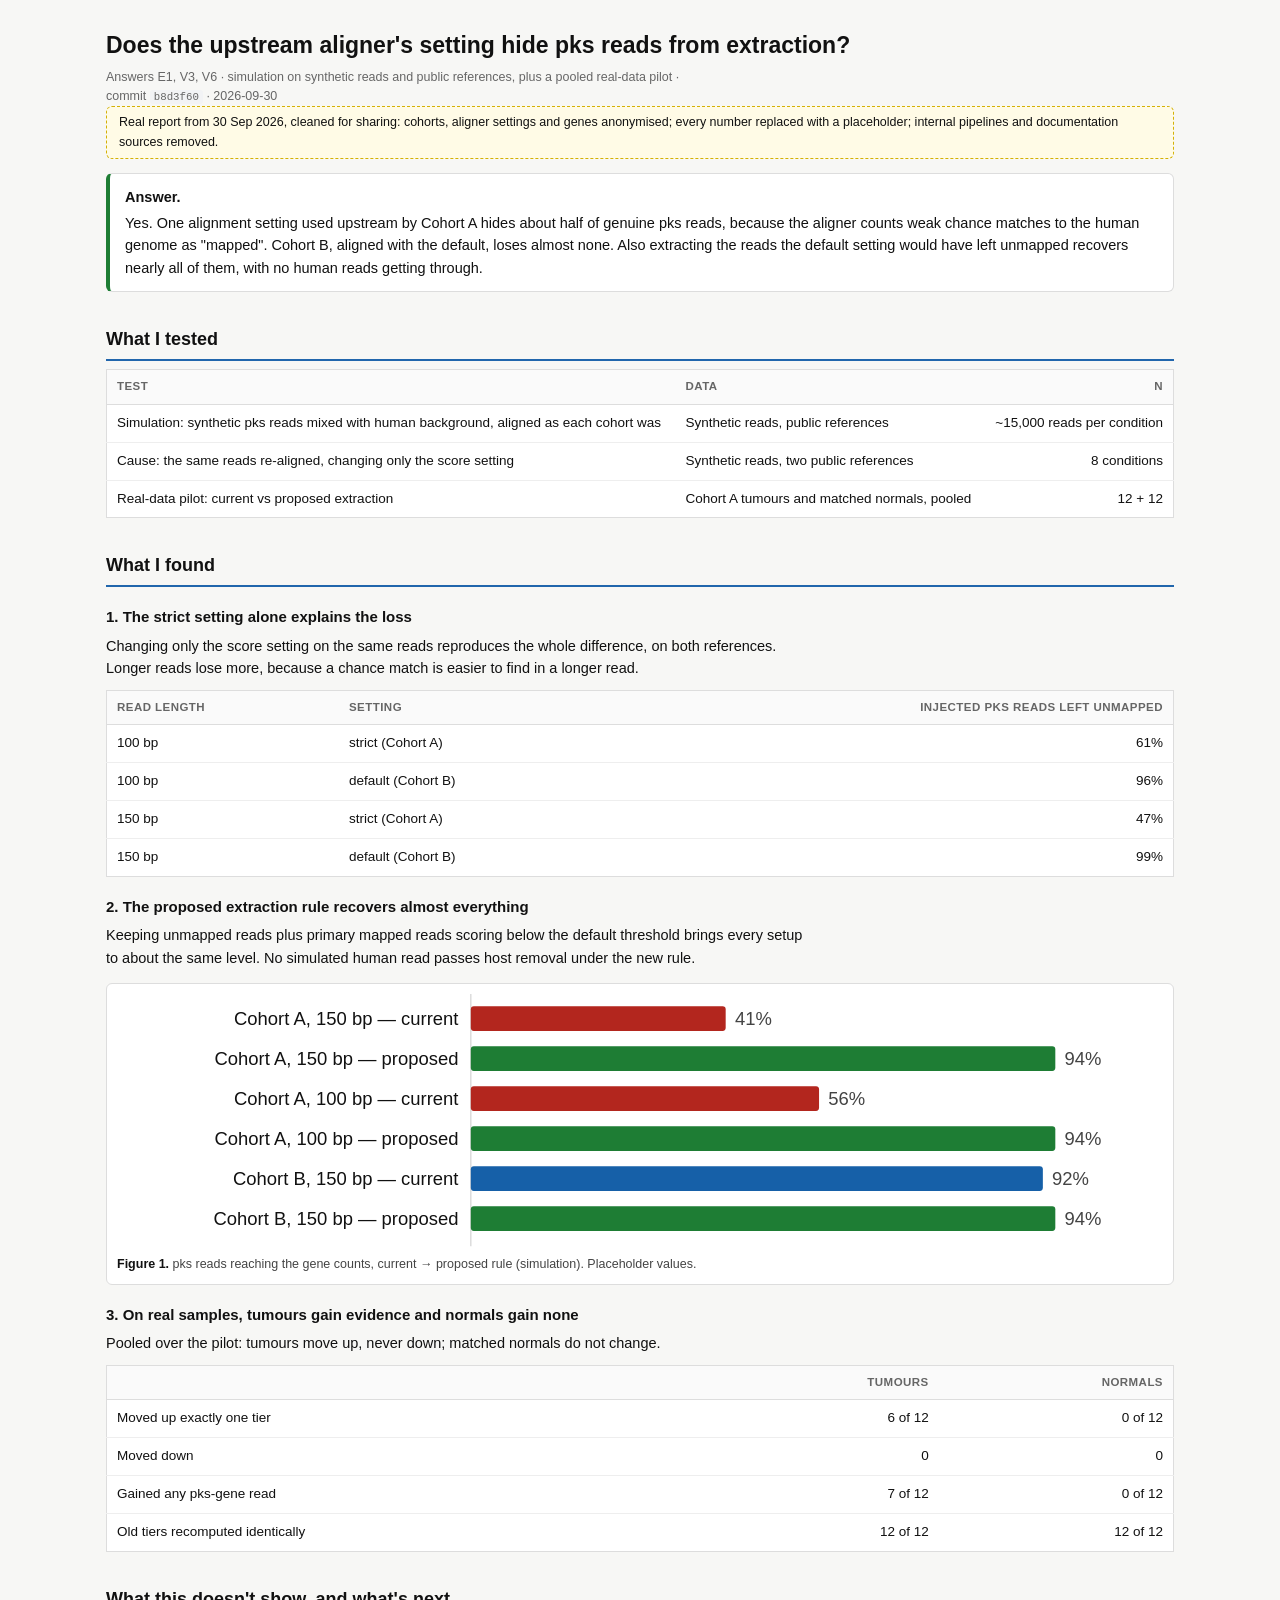
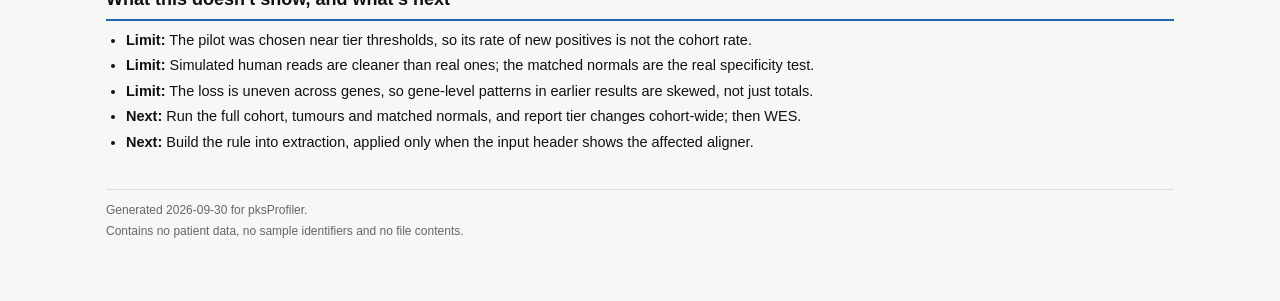
<file: examples/2026-09-30_aligner_findings.html>
<!DOCTYPE html>
<html lang="en" style="color-scheme:light">
<head>
<meta charset="utf-8">
<meta name="viewport" content="width=device-width, initial-scale=1">
<meta name="color-scheme" content="light">
<meta name="generator" content="html-report">
<meta name="html-report-type" content="findings">
<title>Upstream aligner findings</title>
<style>
  /* Lab house style. Light only, by rule: never add a dark-mode media query or theme toggle. */
  :root { color-scheme: light;
    --plane:#f7f7f5; --surface:#ffffff; --soft:#f2f3f5; --ink:#111111; --ink-2:#444444;
    --mute:#666666; --rule:#dddddd; --rule-2:#eeeeee;
    --accent:#2166ac; --accent-soft:#e8f0fc;
    --ok:#1e7d34;   --ok-soft:#e5f4ec;     /* fixed / done / pass   */
    --info:#1660a8; --info-soft:#e8f0fc;   /* validated / answered  */
    --chg:#a35d00;  --chg-soft:#fbf0e0;    /* changed / in progress */
    --bad:#b3261e;  --bad-soft:#fbe9e7;    /* open / failed / risk  */
    --park:#6e6e73; --park-soft:#f2f2f2;   /* deferred / parked     */
    --dec:#6b4fb3;                          /* needs his decision    */
    --nf:#8a1538; }                         /* asked, not found in code */
  * { box-sizing:border-box; }
  html, body { background:var(--plane); color:var(--ink); margin:0; }
  body { font:14.5px/1.55 Arial, Helvetica, sans-serif; }
  main { max-width:1100px; margin:0 auto; padding:28px 16px 60px; }

  h1 { font-size:23px; margin:0 0 4px; }
  h2 { font-size:18px; margin:34px 0 8px; padding-bottom:5px; border-bottom:2px solid var(--accent); }
  h2 .cnt { font-weight:normal; color:var(--mute); font-size:13px; }
  h3 { font-size:15px; margin:18px 0 6px; }
  p { margin:0 0 10px; max-width:88ch; }
  ul, ol { padding-left:20px; margin:0 0 10px; } li { margin:3px 0; }
  .meta, .muted { color:var(--mute); font-size:12.5px; }
  .meta { margin:2px 0 0; }
  code { font-family:ui-monospace, Menlo, Consolas, monospace; font-size:.86em;
         background:var(--soft); padding:1px 4px; border-radius:3px; overflow-wrap:anywhere; }
  pre { background:var(--soft); border:1px solid var(--rule); border-radius:6px; padding:10px 12px;
        overflow-x:auto; font-size:12.5px; line-height:1.45; }
  pre code { background:none; padding:0; }

  /* KPI tiles: a number and a label, nothing else */
  .tiles { display:grid; grid-template-columns:repeat(auto-fit, minmax(130px, 1fr)); gap:10px; margin:18px 0 8px; }
  .tile { background:var(--surface); border:1px solid var(--rule); border-left:5px solid var(--rule);
          border-radius:6px; padding:10px 14px; }
  .tile .n { font-size:24px; font-weight:bold; font-variant-numeric:tabular-nums; }
  .tile .l { font-size:12px; color:var(--mute); }
  .tile.ok { border-left-color:var(--ok); } .tile.info { border-left-color:var(--info); }
  .tile.chg { border-left-color:var(--chg); } .tile.bad { border-left-color:var(--bad); }
  .tile.park { border-left-color:var(--park); } .tile.dec { border-left-color:var(--dec); }
  .tile.nf { border-left-color:var(--nf); }

  /* Callouts: the bottom line, a warning, or an ask */
  .note { background:var(--surface); border:1px solid var(--rule); border-left:4px solid var(--accent);
          border-radius:6px; padding:12px 15px; margin:14px 0; }
  .note > b:first-child { display:block; margin-bottom:3px; }
  .note.ok { border-left-color:var(--ok); } .note.chg { border-left-color:var(--chg); }
  .note.bad { border-left-color:var(--bad); background:#fffaf9; }

  /* Cards for prose-heavy sections */
  .card { background:var(--surface); border:1px solid var(--rule); border-radius:8px; padding:16px 20px; margin:12px 0; }

  /* Tables: always inside .tw so wide tables scroll instead of breaking the page */
  .tw { overflow-x:auto; margin:8px 0 14px; }
  table { border-collapse:collapse; width:100%; background:var(--surface); border:1px solid var(--rule);
          font-size:13.5px; }
  th, td { text-align:left; vertical-align:top; padding:8px 10px; border-bottom:1px solid var(--rule-2); }
  th { background:#fafafa; color:var(--mute); font-size:11.5px; font-weight:bold;
       text-transform:uppercase; letter-spacing:.04em; border-bottom:1px solid var(--rule); }
  tr:last-child td { border-bottom:none; }
  td.num, th.num { text-align:right; font-variant-numeric:tabular-nums; white-space:nowrap; }
  td.id { font-weight:bold; white-space:nowrap; border-left:4px solid var(--rule-2); }
  td.id.bad { border-left-color:var(--bad); } td.id.chg { border-left-color:var(--chg); }
  td.st { white-space:nowrap; }

  /* Status pills: one vocabulary across every report */
  .pill { display:inline-block; font-size:11px; font-weight:bold; padding:2px 8px; border-radius:10px;
          white-space:nowrap; vertical-align:1px; }
  .pill.ok { background:var(--ok); color:#fff; }       /* Fixed, Done, Pass      */
  .pill.info { background:var(--info); color:#fff; }   /* Validated, Answered    */
  .pill.chg { background:var(--chg); color:#fff; }     /* In progress, Changed   */
  .pill.bad { background:#fff; color:var(--bad); border:1px solid var(--bad); }  /* Open, Failed */
  .pill.park { background:var(--park-soft); color:#555; border:1px solid var(--rule); } /* Deferred */
  .pill.dec { background:var(--dec); color:#fff; }    /* Decision needed        */
  .pill.nf { background:var(--nf); color:#fff; }      /* Not found              */
  .chg-mark { color:var(--chg); font-weight:bold; }   /* ● changed since the last report */
  tr.changed td.id { border-left-color:var(--chg); }
  .up { color:var(--ok); font-weight:bold; } .down { color:var(--bad); font-weight:bold; }

  /* Figures: embedded PNG (base64) or inline SVG, always with a caption */
  figure { margin:14px 0; background:var(--surface); border:1px solid var(--rule); border-radius:6px; padding:10px; }
  figure img, figure svg { display:block; max-width:100%; height:auto; margin:0 auto; }
  figcaption { font-size:12.5px; color:var(--ink-2); margin-top:8px; }
  figcaption b { color:var(--ink); }

  details { background:var(--surface); border:1px solid var(--rule); border-radius:6px; padding:8px 14px; margin:10px 0; }
  summary { cursor:pointer; color:var(--accent); font-weight:bold; font-size:13.5px; }
  details[open] summary { margin-bottom:8px; }

  .key { display:flex; flex-wrap:wrap; gap:16px; font-size:11.5px; color:var(--mute); margin:8px 2px 0; }
  .key i { display:inline-block; width:10px; height:10px; border-radius:2px; margin-right:5px; vertical-align:-1px; }

  footer { margin-top:36px; padding-top:10px; border-top:1px solid var(--rule); color:var(--mute);
           font-size:12px; line-height:1.7; }

  /* Long status tables: add class="stack" so rows become cards on a phone.
     Put data-label="..." on each <td> for the field name. */
  @media (max-width: 720px) {
    table.stack, table.stack tbody, table.stack tr, table.stack td { display:block; width:100%; }
    table.stack thead { display:none; }
    table.stack { border:none; background:none; }
    table.stack tr { background:var(--surface); border:1px solid var(--rule); border-radius:6px; margin:0 0 10px; padding:6px 10px; }
    table.stack td { border:none; padding:3px 0; }
    table.stack td[data-label]::before { content:attr(data-label) ": "; font-weight:bold; color:var(--mute); }
  }
  @media (max-width: 640px) {
    main { padding:20px 16px 48px; }
    h1 { font-size:20px; }
    .tile .n { font-size:20px; }
  }
  @media print {
    html, body { background:#fff; }
    main { max-width:none; padding:0; }
    .tile, .note, .card, figure, table, details { break-inside:avoid; }
    h2 { break-after:avoid; }
    details:not([open]) > *:not(summary) { display:block; }
    a { color:inherit; text-decoration:none; }
  }

  /* Additions for html-report */
  td.id .sev { display:block; font-weight:normal; font-size:10px; color:var(--mute); margin-top:3px; }
  td .more { font-size:12.5px; white-space:nowrap; }
  .attn { background:#fff6f5; border:1px solid #f1c9c5; border-radius:6px; padding:10px 16px; margin:14px 0; }
  .attn h3 { margin:6px 0; font-size:15px; }
  .attn ul { margin:4px 0 8px; }
  svg.bars text { font:12px Arial, Helvetica, sans-serif; fill:var(--ink); }
  svg.bars text.v { fill:var(--ink-2); }
  svg.bars line { stroke:var(--rule); }
  ol.asks li { margin:0 0 9px; }
  /* brief: one screen, one page when printed */
  main.brief { max-width:760px; }
  main.brief h2 { font-size:16px; margin:22px 0 6px; }
  .demo { background:#fffbe6; border:1px dashed #d4b106; border-radius:6px; padding:6px 12px; font-size:12.5px; margin:0 0 14px; }
  /* Tabs: CSS only, no JavaScript. Printing, or a viewer without CSS, shows every panel in order. */
  .tabs { margin-top:20px; }
  .tabs > input { position:absolute; opacity:0; pointer-events:none; }
  .tabbar { display:flex; flex-wrap:wrap; gap:4px; border-bottom:1px solid var(--rule); }
  .tabbar label { padding:9px 14px; font-size:13.5px; font-weight:bold; color:var(--mute); cursor:pointer;
                  border:1px solid transparent; border-bottom:none; border-radius:6px 6px 0 0; white-space:nowrap; }
  .tabbar label:hover { color:var(--ink); background:var(--soft); }
  .tabs > .panel { display:none; padding-top:6px; }
  .tabs > .panel > h2:first-child { border-bottom:none; margin-top:14px; }
  p.lede { color:var(--ink-2); font-size:15px; }
  @media (max-width: 640px) { .tabbar label { padding:7px 9px; font-size:12.5px; white-space:normal; } }
  @media print {
    .tabbar { display:none; }
    .tabs > .panel { display:block !important; break-before:page; }
  }
</style>
</head>
<body><main>

<h1>Does the upstream aligner&#x27;s setting hide pks reads from extraction?</h1>
<p class="meta">Answers E1, V3, V6 · simulation on synthetic reads and public references, plus a pooled real-data pilot · commit <code>b8d3f60</code> &middot; 2026-09-30</p>
<div class="demo">Real report from 30 Sep 2026, cleaned for sharing: cohorts, aligner settings and genes anonymised; every number replaced with a placeholder; internal pipelines and documentation sources removed.</div>
<div class="note ok"><b>Answer.</b> Yes. One alignment setting used upstream by Cohort A hides about half of genuine pks reads, because the aligner counts weak chance matches to the human genome as &quot;mapped&quot;. Cohort B, aligned with the default, loses almost none. Also extracting the reads the default setting would have left unmapped recovers nearly all of them, with no human reads getting through.</div>
<h2>What I tested</h2>
<div class="tw"><table><thead><tr><th>Test</th><th>Data</th><th class="num">n</th></tr></thead><tbody><tr><td>Simulation: synthetic pks reads mixed with human background, aligned as each cohort was</td><td>Synthetic reads, public references</td><td class="num">~15,000 reads per condition</td></tr><tr><td>Cause: the same reads re-aligned, changing only the score setting</td><td>Synthetic reads, two public references</td><td class="num">8 conditions</td></tr><tr><td>Real-data pilot: current vs proposed extraction</td><td>Cohort A tumours and matched normals, pooled</td><td class="num">12 + 12</td></tr></tbody></table></div>
<h2>What I found</h2>
<h3>1. The strict setting alone explains the loss</h3>
<p>Changing only the score setting on the same reads reproduces the whole difference, on both references. Longer reads lose more, because a chance match is easier to find in a longer read.</p>
<div class="tw"><table><thead><tr><th>Read length</th><th>Setting</th><th class="num">Injected pks reads left unmapped</th></tr></thead><tbody><tr><td>100 bp</td><td>strict (Cohort A)</td><td class="num">61%</td></tr><tr><td>100 bp</td><td>default (Cohort B)</td><td class="num">96%</td></tr><tr><td>150 bp</td><td>strict (Cohort A)</td><td class="num">47%</td></tr><tr><td>150 bp</td><td>default (Cohort B)</td><td class="num">99%</td></tr></tbody></table></div>
<h3>2. The proposed extraction rule recovers almost everything</h3>
<p>Keeping unmapped reads plus primary mapped reads scoring below the default threshold brings every setup to about the same level. No simulated human read passes host removal under the new rule.</p>
<figure><svg class="bars" viewBox="0 0 680 164" width="100%" role="img" aria-label="pks reads reaching the gene counts, current → proposed rule (simulation). Placeholder values."><line x1="230" y1="0" x2="230" y2="164"/><text x="222" y="20" text-anchor="end">Cohort A, 150 bp — current</text><rect x="230" y="8" width="165.7" height="16" rx="2" style="fill:var(--bad)"/><text class="v" x="401.7" y="20">41%</text><text x="222" y="46" text-anchor="end">Cohort A, 150 bp — proposed</text><rect x="230" y="34" width="380.0" height="16" rx="2" style="fill:var(--ok)"/><text class="v" x="616.0" y="46">94%</text><text x="222" y="72" text-anchor="end">Cohort A, 100 bp — current</text><rect x="230" y="60" width="226.4" height="16" rx="2" style="fill:var(--bad)"/><text class="v" x="462.4" y="72">56%</text><text x="222" y="98" text-anchor="end">Cohort A, 100 bp — proposed</text><rect x="230" y="86" width="380.0" height="16" rx="2" style="fill:var(--ok)"/><text class="v" x="616.0" y="98">94%</text><text x="222" y="124" text-anchor="end">Cohort B, 150 bp — current</text><rect x="230" y="112" width="371.9" height="16" rx="2" style="fill:var(--info)"/><text class="v" x="607.9" y="124">92%</text><text x="222" y="150" text-anchor="end">Cohort B, 150 bp — proposed</text><rect x="230" y="138" width="380.0" height="16" rx="2" style="fill:var(--ok)"/><text class="v" x="616.0" y="150">94%</text></svg><figcaption><b>Figure 1.</b> pks reads reaching the gene counts, current → proposed rule (simulation). Placeholder values.</figcaption></figure>
<h3>3. On real samples, tumours gain evidence and normals gain none</h3>
<p>Pooled over the pilot: tumours move up, never down; matched normals do not change.</p>
<div class="tw"><table><thead><tr><th></th><th class="num">Tumours</th><th class="num">Normals</th></tr></thead><tbody><tr><td>Moved up exactly one tier</td><td class="num">6 of 12</td><td class="num">0 of 12</td></tr><tr><td>Moved down</td><td class="num">0</td><td class="num">0</td></tr><tr><td>Gained any pks-gene read</td><td class="num">7 of 12</td><td class="num">0 of 12</td></tr><tr><td>Old tiers recomputed identically</td><td class="num">12 of 12</td><td class="num">12 of 12</td></tr></tbody></table></div>
<h2>What this doesn't show, and what's next</h2><ul><li><b>Limit:</b> The pilot was chosen near tier thresholds, so its rate of new positives is not the cohort rate.</li><li><b>Limit:</b> Simulated human reads are cleaner than real ones; the matched normals are the real specificity test.</li><li><b>Limit:</b> The loss is uneven across genes, so gene-level patterns in earlier results are skewed, not just totals.</li><li><b>Next:</b> Run the full cohort, tumours and matched normals, and report tier changes cohort-wide; then WES.</li><li><b>Next:</b> Build the rule into extraction, applied only when the input header shows the affected aligner.</li></ul>
<footer>Generated 2026-09-30 for pksProfiler.<br>Contains no patient data, no sample identifiers and no file contents.</footer>

</main></body></html>
</file>
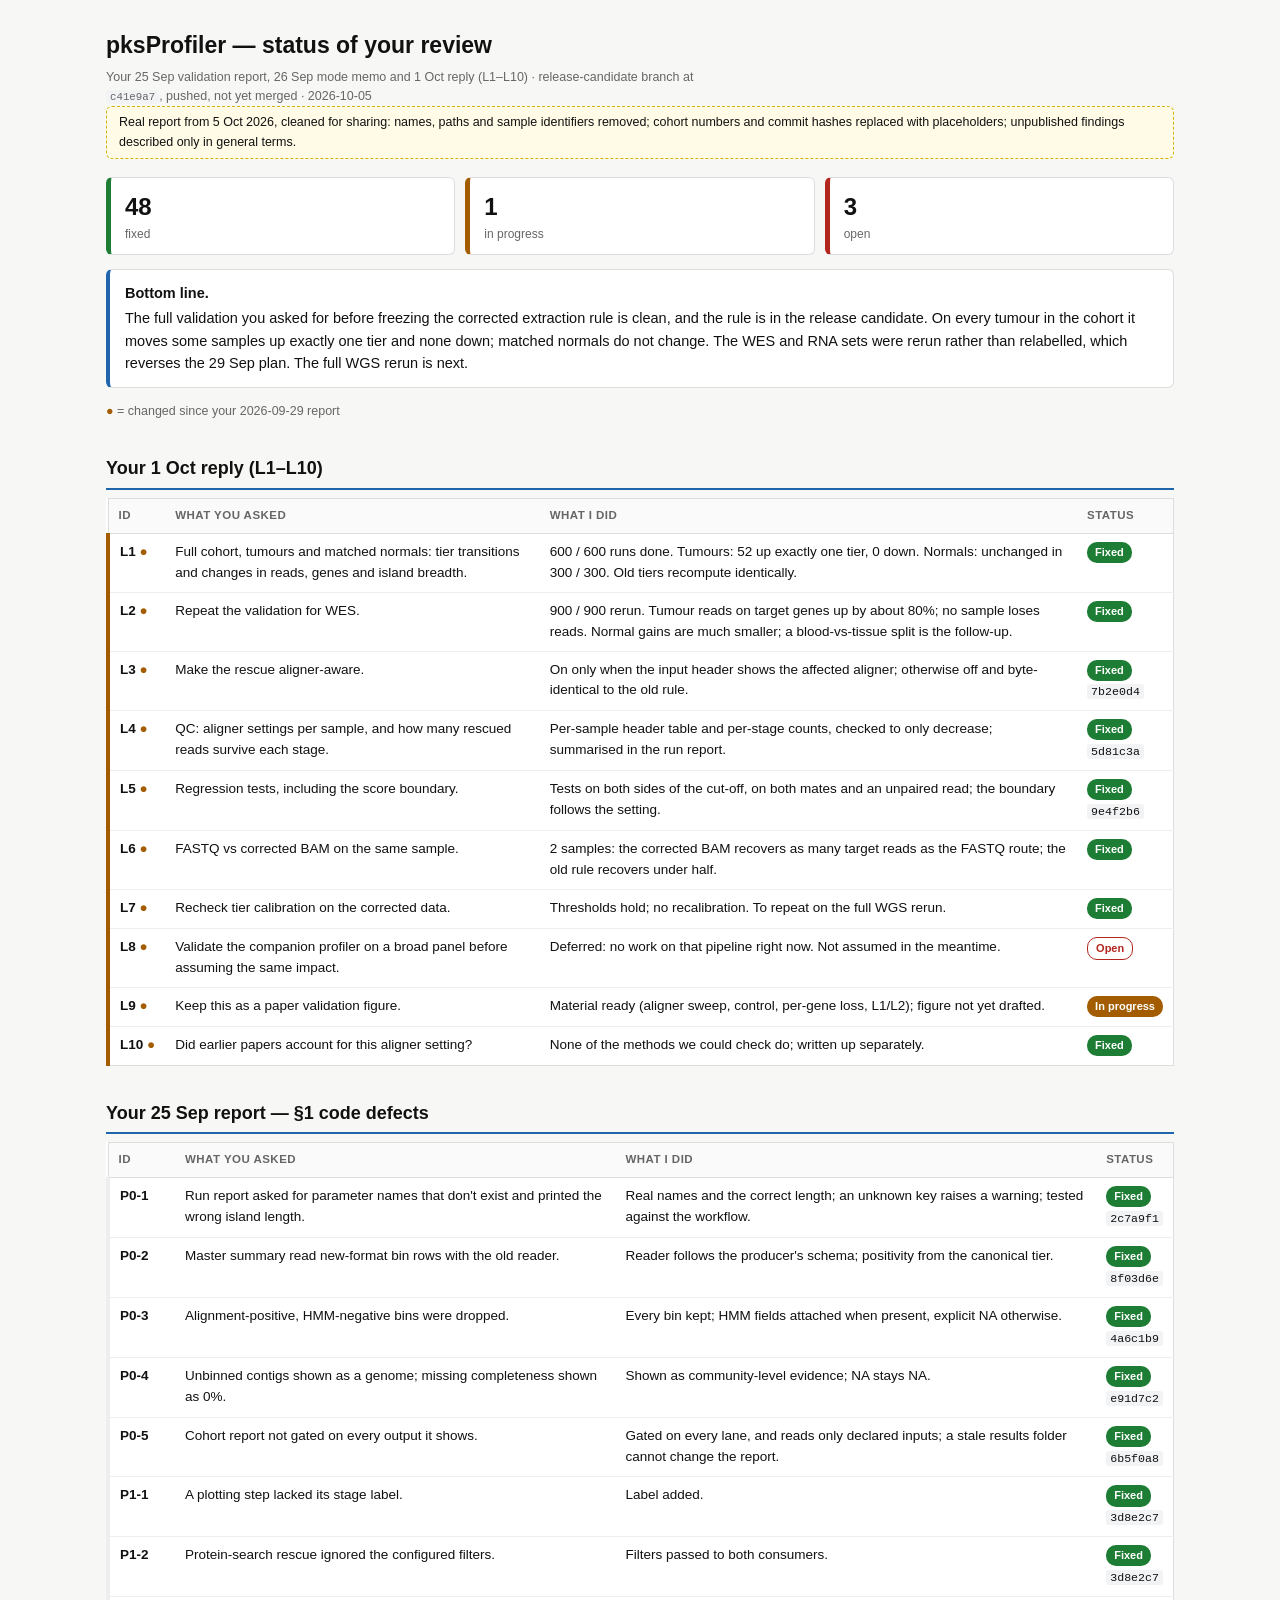
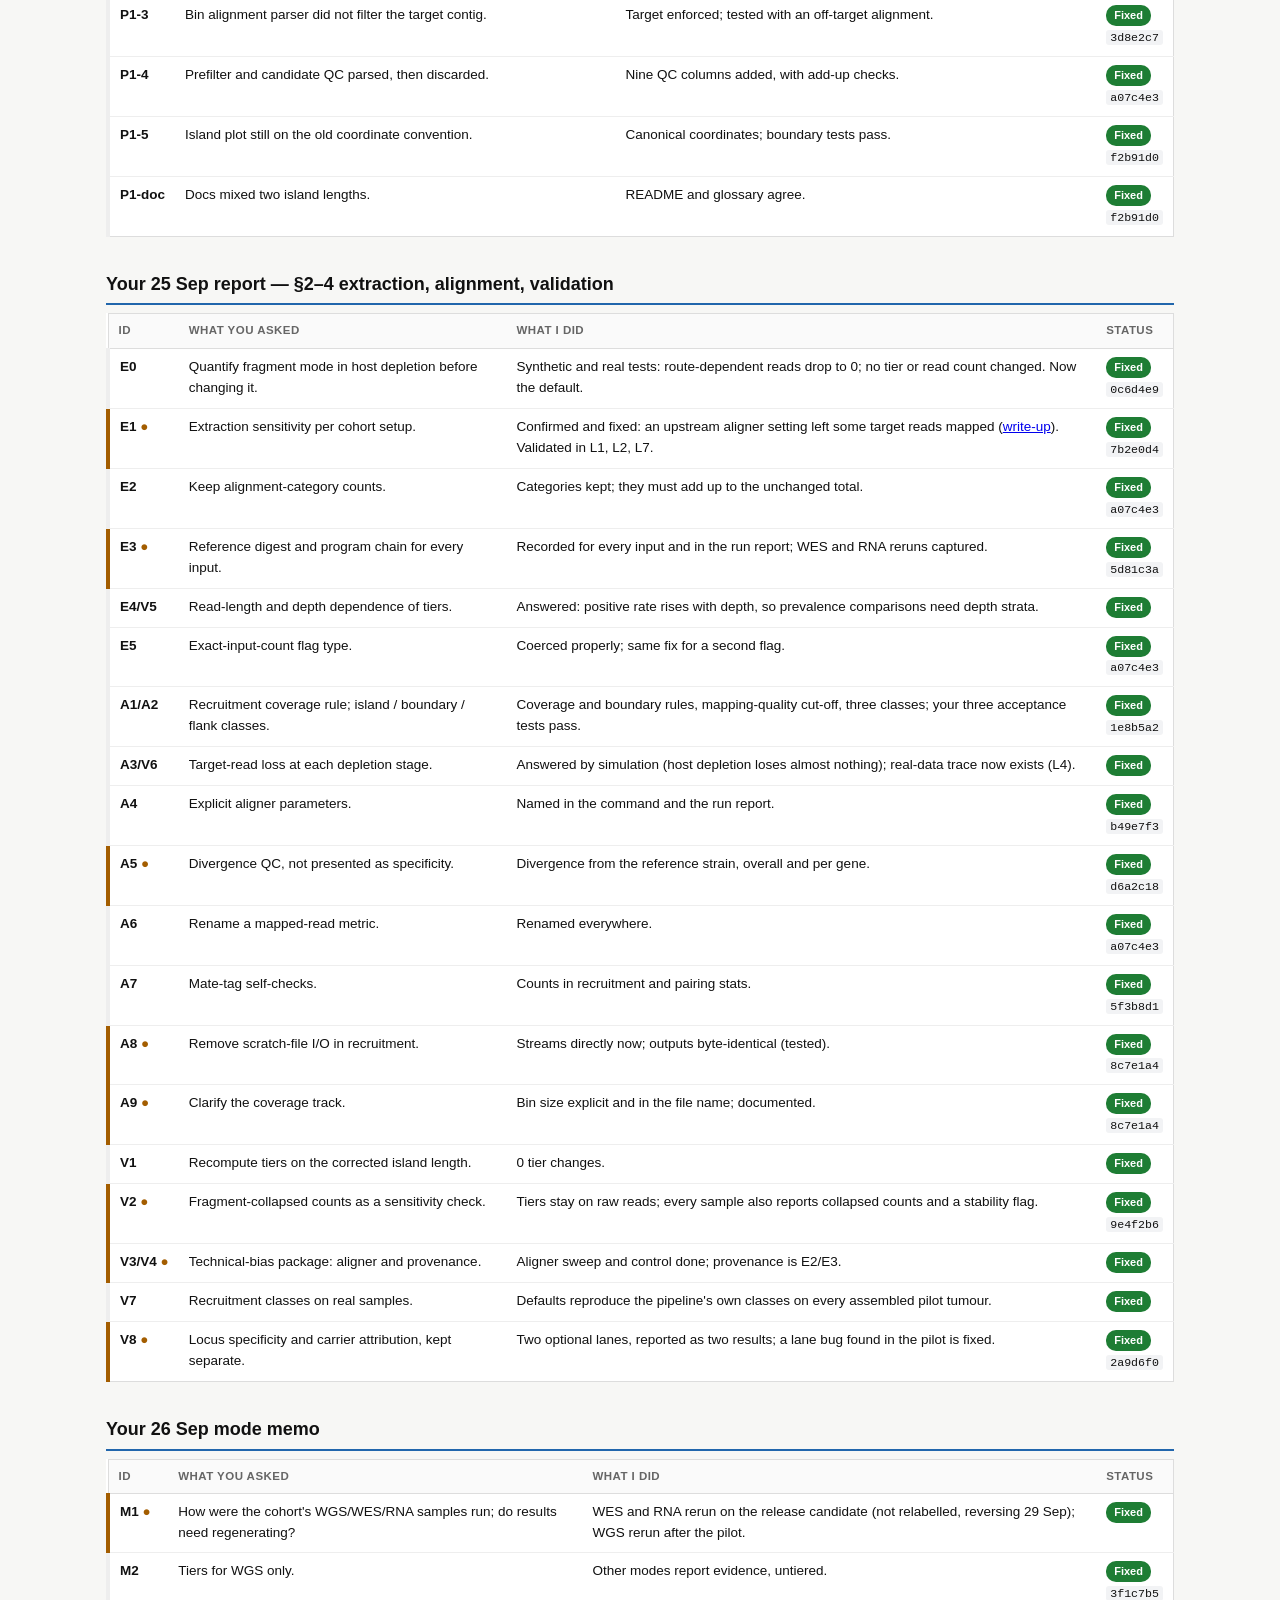
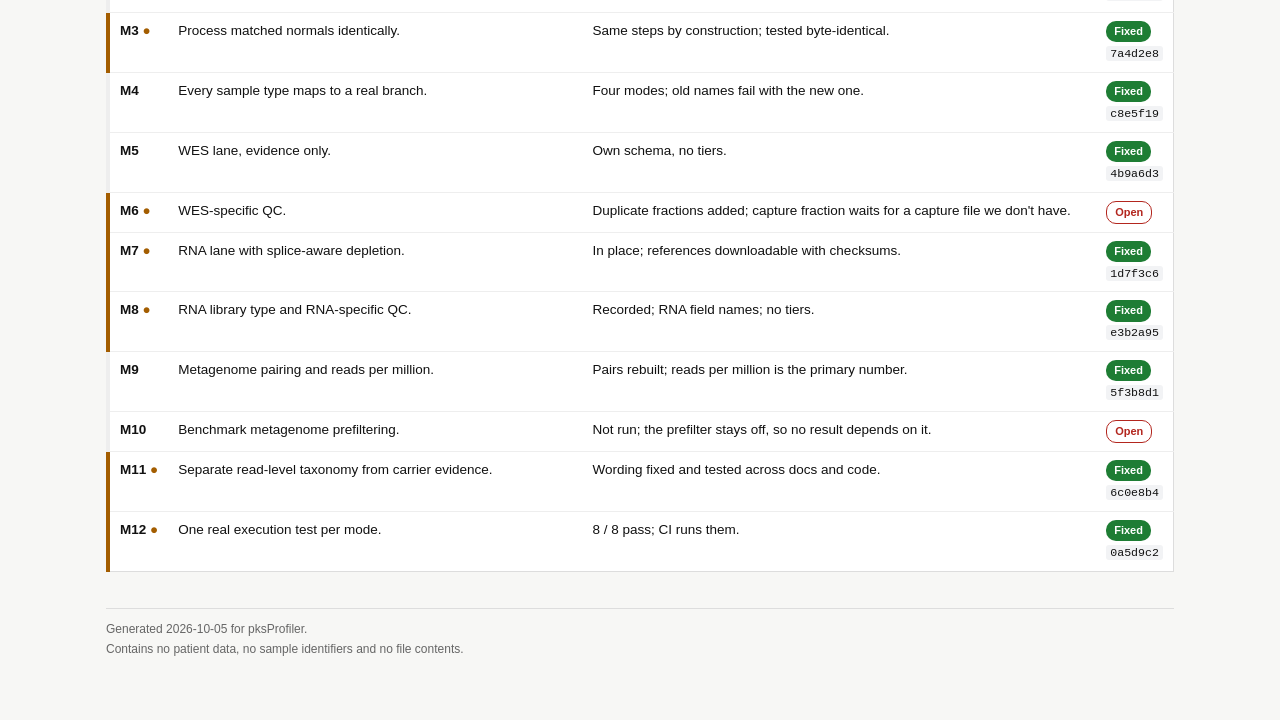
<file: examples/2026-10-05_status.html>
<!DOCTYPE html>
<html lang="en" style="color-scheme:light">
<head>
<meta charset="utf-8">
<meta name="viewport" content="width=device-width, initial-scale=1">
<meta name="color-scheme" content="light">
<meta name="generator" content="html-report">
<meta name="html-report-type" content="status">
<title>pksProfiler review status</title>
<style>
  /* Lab house style. Light only, by rule: never add a dark-mode media query or theme toggle. */
  :root { color-scheme: light;
    --plane:#f7f7f5; --surface:#ffffff; --soft:#f2f3f5; --ink:#111111; --ink-2:#444444;
    --mute:#666666; --rule:#dddddd; --rule-2:#eeeeee;
    --accent:#2166ac; --accent-soft:#e8f0fc;
    --ok:#1e7d34;   --ok-soft:#e5f4ec;     /* fixed / done / pass   */
    --info:#1660a8; --info-soft:#e8f0fc;   /* validated / answered  */
    --chg:#a35d00;  --chg-soft:#fbf0e0;    /* changed / in progress */
    --bad:#b3261e;  --bad-soft:#fbe9e7;    /* open / failed / risk  */
    --park:#6e6e73; --park-soft:#f2f2f2;   /* deferred / parked     */
    --dec:#6b4fb3;                          /* needs his decision    */
    --nf:#8a1538; }                         /* asked, not found in code */
  * { box-sizing:border-box; }
  html, body { background:var(--plane); color:var(--ink); margin:0; }
  body { font:14.5px/1.55 Arial, Helvetica, sans-serif; }
  main { max-width:1100px; margin:0 auto; padding:28px 16px 60px; }

  h1 { font-size:23px; margin:0 0 4px; }
  h2 { font-size:18px; margin:34px 0 8px; padding-bottom:5px; border-bottom:2px solid var(--accent); }
  h2 .cnt { font-weight:normal; color:var(--mute); font-size:13px; }
  h3 { font-size:15px; margin:18px 0 6px; }
  p { margin:0 0 10px; max-width:88ch; }
  ul, ol { padding-left:20px; margin:0 0 10px; } li { margin:3px 0; }
  .meta, .muted { color:var(--mute); font-size:12.5px; }
  .meta { margin:2px 0 0; }
  code { font-family:ui-monospace, Menlo, Consolas, monospace; font-size:.86em;
         background:var(--soft); padding:1px 4px; border-radius:3px; overflow-wrap:anywhere; }
  pre { background:var(--soft); border:1px solid var(--rule); border-radius:6px; padding:10px 12px;
        overflow-x:auto; font-size:12.5px; line-height:1.45; }
  pre code { background:none; padding:0; }

  /* KPI tiles: a number and a label, nothing else */
  .tiles { display:grid; grid-template-columns:repeat(auto-fit, minmax(130px, 1fr)); gap:10px; margin:18px 0 8px; }
  .tile { background:var(--surface); border:1px solid var(--rule); border-left:5px solid var(--rule);
          border-radius:6px; padding:10px 14px; }
  .tile .n { font-size:24px; font-weight:bold; font-variant-numeric:tabular-nums; }
  .tile .l { font-size:12px; color:var(--mute); }
  .tile.ok { border-left-color:var(--ok); } .tile.info { border-left-color:var(--info); }
  .tile.chg { border-left-color:var(--chg); } .tile.bad { border-left-color:var(--bad); }
  .tile.park { border-left-color:var(--park); } .tile.dec { border-left-color:var(--dec); }
  .tile.nf { border-left-color:var(--nf); }

  /* Callouts: the bottom line, a warning, or an ask */
  .note { background:var(--surface); border:1px solid var(--rule); border-left:4px solid var(--accent);
          border-radius:6px; padding:12px 15px; margin:14px 0; }
  .note > b:first-child { display:block; margin-bottom:3px; }
  .note.ok { border-left-color:var(--ok); } .note.chg { border-left-color:var(--chg); }
  .note.bad { border-left-color:var(--bad); background:#fffaf9; }

  /* Cards for prose-heavy sections */
  .card { background:var(--surface); border:1px solid var(--rule); border-radius:8px; padding:16px 20px; margin:12px 0; }

  /* Tables: always inside .tw so wide tables scroll instead of breaking the page */
  .tw { overflow-x:auto; margin:8px 0 14px; }
  table { border-collapse:collapse; width:100%; background:var(--surface); border:1px solid var(--rule);
          font-size:13.5px; }
  th, td { text-align:left; vertical-align:top; padding:8px 10px; border-bottom:1px solid var(--rule-2); }
  th { background:#fafafa; color:var(--mute); font-size:11.5px; font-weight:bold;
       text-transform:uppercase; letter-spacing:.04em; border-bottom:1px solid var(--rule); }
  tr:last-child td { border-bottom:none; }
  td.num, th.num { text-align:right; font-variant-numeric:tabular-nums; white-space:nowrap; }
  td.id { font-weight:bold; white-space:nowrap; border-left:4px solid var(--rule-2); }
  td.id.bad { border-left-color:var(--bad); } td.id.chg { border-left-color:var(--chg); }
  td.st { white-space:nowrap; }

  /* Status pills: one vocabulary across every report */
  .pill { display:inline-block; font-size:11px; font-weight:bold; padding:2px 8px; border-radius:10px;
          white-space:nowrap; vertical-align:1px; }
  .pill.ok { background:var(--ok); color:#fff; }       /* Fixed, Done, Pass      */
  .pill.info { background:var(--info); color:#fff; }   /* Validated, Answered    */
  .pill.chg { background:var(--chg); color:#fff; }     /* In progress, Changed   */
  .pill.bad { background:#fff; color:var(--bad); border:1px solid var(--bad); }  /* Open, Failed */
  .pill.park { background:var(--park-soft); color:#555; border:1px solid var(--rule); } /* Deferred */
  .pill.dec { background:var(--dec); color:#fff; }    /* Decision needed        */
  .pill.nf { background:var(--nf); color:#fff; }      /* Not found              */
  .chg-mark { color:var(--chg); font-weight:bold; }   /* ● changed since the last report */
  tr.changed td.id { border-left-color:var(--chg); }
  .up { color:var(--ok); font-weight:bold; } .down { color:var(--bad); font-weight:bold; }

  /* Figures: embedded PNG (base64) or inline SVG, always with a caption */
  figure { margin:14px 0; background:var(--surface); border:1px solid var(--rule); border-radius:6px; padding:10px; }
  figure img, figure svg { display:block; max-width:100%; height:auto; margin:0 auto; }
  figcaption { font-size:12.5px; color:var(--ink-2); margin-top:8px; }
  figcaption b { color:var(--ink); }

  details { background:var(--surface); border:1px solid var(--rule); border-radius:6px; padding:8px 14px; margin:10px 0; }
  summary { cursor:pointer; color:var(--accent); font-weight:bold; font-size:13.5px; }
  details[open] summary { margin-bottom:8px; }

  .key { display:flex; flex-wrap:wrap; gap:16px; font-size:11.5px; color:var(--mute); margin:8px 2px 0; }
  .key i { display:inline-block; width:10px; height:10px; border-radius:2px; margin-right:5px; vertical-align:-1px; }

  footer { margin-top:36px; padding-top:10px; border-top:1px solid var(--rule); color:var(--mute);
           font-size:12px; line-height:1.7; }

  /* Long status tables: add class="stack" so rows become cards on a phone.
     Put data-label="..." on each <td> for the field name. */
  @media (max-width: 720px) {
    table.stack, table.stack tbody, table.stack tr, table.stack td { display:block; width:100%; }
    table.stack thead { display:none; }
    table.stack { border:none; background:none; }
    table.stack tr { background:var(--surface); border:1px solid var(--rule); border-radius:6px; margin:0 0 10px; padding:6px 10px; }
    table.stack td { border:none; padding:3px 0; }
    table.stack td[data-label]::before { content:attr(data-label) ": "; font-weight:bold; color:var(--mute); }
  }
  @media (max-width: 640px) {
    main { padding:20px 16px 48px; }
    h1 { font-size:20px; }
    .tile .n { font-size:20px; }
  }
  @media print {
    html, body { background:#fff; }
    main { max-width:none; padding:0; }
    .tile, .note, .card, figure, table, details { break-inside:avoid; }
    h2 { break-after:avoid; }
    details:not([open]) > *:not(summary) { display:block; }
    a { color:inherit; text-decoration:none; }
  }

  /* Additions for html-report */
  td.id .sev { display:block; font-weight:normal; font-size:10px; color:var(--mute); margin-top:3px; }
  td .more { font-size:12.5px; white-space:nowrap; }
  .attn { background:#fff6f5; border:1px solid #f1c9c5; border-radius:6px; padding:10px 16px; margin:14px 0; }
  .attn h3 { margin:6px 0; font-size:15px; }
  .attn ul { margin:4px 0 8px; }
  svg.bars text { font:12px Arial, Helvetica, sans-serif; fill:var(--ink); }
  svg.bars text.v { fill:var(--ink-2); }
  svg.bars line { stroke:var(--rule); }
  ol.asks li { margin:0 0 9px; }
  /* brief: one screen, one page when printed */
  main.brief { max-width:760px; }
  main.brief h2 { font-size:16px; margin:22px 0 6px; }
  .demo { background:#fffbe6; border:1px dashed #d4b106; border-radius:6px; padding:6px 12px; font-size:12.5px; margin:0 0 14px; }
  /* Tabs: CSS only, no JavaScript. Printing, or a viewer without CSS, shows every panel in order. */
  .tabs { margin-top:20px; }
  .tabs > input { position:absolute; opacity:0; pointer-events:none; }
  .tabbar { display:flex; flex-wrap:wrap; gap:4px; border-bottom:1px solid var(--rule); }
  .tabbar label { padding:9px 14px; font-size:13.5px; font-weight:bold; color:var(--mute); cursor:pointer;
                  border:1px solid transparent; border-bottom:none; border-radius:6px 6px 0 0; white-space:nowrap; }
  .tabbar label:hover { color:var(--ink); background:var(--soft); }
  .tabs > .panel { display:none; padding-top:6px; }
  .tabs > .panel > h2:first-child { border-bottom:none; margin-top:14px; }
  p.lede { color:var(--ink-2); font-size:15px; }
  @media (max-width: 640px) { .tabbar label { padding:7px 9px; font-size:12.5px; white-space:normal; } }
  @media print {
    .tabbar { display:none; }
    .tabs > .panel { display:block !important; break-before:page; }
  }
</style>
</head>
<body><main>

<h1>pksProfiler — status of your review</h1>
<p class="meta">Your 25 Sep validation report, 26 Sep mode memo and 1 Oct reply (L1–L10) · release-candidate branch at <code>c41e9a7</code>, pushed, not yet merged &middot; 2026-10-05</p>
<div class="demo">Real report from 5 Oct 2026, cleaned for sharing: names, paths and sample identifiers removed; cohort numbers and commit hashes replaced with placeholders; unpublished findings described only in general terms.</div>
<div class="tiles"><div class="tile ok" data-status="fixed"><div class="n">48</div><div class="l">fixed</div></div>
<div class="tile chg" data-status="progress"><div class="n">1</div><div class="l">in progress</div></div>
<div class="tile bad" data-status="open"><div class="n">3</div><div class="l">open</div></div></div>
<div class="note"><b>Bottom line.</b> The full validation you asked for before freezing the corrected extraction rule is clean, and the rule is in the release candidate. On every tumour in the cohort it moves some samples up exactly one tier and none down; matched normals do not change. The WES and RNA sets were rerun rather than relabelled, which reverses the 29 Sep plan. The full WGS rerun is next.</div>
<p class="muted"><span class="chg-mark">&#9679;</span> = changed since your 2026-09-29 report</p>
<h2>Your 1 Oct reply (L1–L10)</h2>
<div class="tw"><table class="stack"><thead><tr><th>ID</th><th>What you asked</th><th>What I did</th><th>Status</th></tr></thead><tbody>
<tr class="changed"><td class="id" data-label="ID">L1 <span class="chg-mark">&#9679;</span></td><td data-label="Asked">Full cohort, tumours and matched normals: tier transitions and changes in reads, genes and island breadth.</td><td data-label="Did">600 / 600 runs done. Tumours: 52 up exactly one tier, 0 down. Normals: unchanged in 300 / 300. Old tiers recompute identically.</td><td class="st" data-label="Status"><span class="pill ok" data-status="fixed">Fixed</span></td></tr>
<tr class="changed"><td class="id" data-label="ID">L2 <span class="chg-mark">&#9679;</span></td><td data-label="Asked">Repeat the validation for WES.</td><td data-label="Did">900 / 900 rerun. Tumour reads on target genes up by about 80%; no sample loses reads. Normal gains are much smaller; a blood-vs-tissue split is the follow-up.</td><td class="st" data-label="Status"><span class="pill ok" data-status="fixed">Fixed</span></td></tr>
<tr class="changed"><td class="id" data-label="ID">L3 <span class="chg-mark">&#9679;</span></td><td data-label="Asked">Make the rescue aligner-aware.</td><td data-label="Did">On only when the input header shows the affected aligner; otherwise off and byte-identical to the old rule.</td><td class="st" data-label="Status"><span class="pill ok" data-status="fixed">Fixed</span><br><code>7b2e0d4</code></td></tr>
<tr class="changed"><td class="id" data-label="ID">L4 <span class="chg-mark">&#9679;</span></td><td data-label="Asked">QC: aligner settings per sample, and how many rescued reads survive each stage.</td><td data-label="Did">Per-sample header table and per-stage counts, checked to only decrease; summarised in the run report.</td><td class="st" data-label="Status"><span class="pill ok" data-status="fixed">Fixed</span><br><code>5d81c3a</code></td></tr>
<tr class="changed"><td class="id" data-label="ID">L5 <span class="chg-mark">&#9679;</span></td><td data-label="Asked">Regression tests, including the score boundary.</td><td data-label="Did">Tests on both sides of the cut-off, on both mates and an unpaired read; the boundary follows the setting.</td><td class="st" data-label="Status"><span class="pill ok" data-status="fixed">Fixed</span><br><code>9e4f2b6</code></td></tr>
<tr class="changed"><td class="id" data-label="ID">L6 <span class="chg-mark">&#9679;</span></td><td data-label="Asked">FASTQ vs corrected BAM on the same sample.</td><td data-label="Did">2 samples: the corrected BAM recovers as many target reads as the FASTQ route; the old rule recovers under half.</td><td class="st" data-label="Status"><span class="pill ok" data-status="fixed">Fixed</span></td></tr>
<tr class="changed"><td class="id" data-label="ID">L7 <span class="chg-mark">&#9679;</span></td><td data-label="Asked">Recheck tier calibration on the corrected data.</td><td data-label="Did">Thresholds hold; no recalibration. To repeat on the full WGS rerun.</td><td class="st" data-label="Status"><span class="pill ok" data-status="fixed">Fixed</span></td></tr>
<tr class="changed"><td class="id" data-label="ID">L8 <span class="chg-mark">&#9679;</span></td><td data-label="Asked">Validate the companion profiler on a broad panel before assuming the same impact.</td><td data-label="Did">Deferred: no work on that pipeline right now. Not assumed in the meantime.</td><td class="st" data-label="Status"><span class="pill bad" data-status="open">Open</span></td></tr>
<tr class="changed"><td class="id" data-label="ID">L9 <span class="chg-mark">&#9679;</span></td><td data-label="Asked">Keep this as a paper validation figure.</td><td data-label="Did">Material ready (aligner sweep, control, per-gene loss, L1/L2); figure not yet drafted.</td><td class="st" data-label="Status"><span class="pill chg" data-status="progress">In progress</span></td></tr>
<tr class="changed"><td class="id" data-label="ID">L10 <span class="chg-mark">&#9679;</span></td><td data-label="Asked">Did earlier papers account for this aligner setting?</td><td data-label="Did">None of the methods we could check do; written up separately.</td><td class="st" data-label="Status"><span class="pill ok" data-status="fixed">Fixed</span></td></tr>
</tbody></table></div>
<h2>Your 25 Sep report — §1 code defects</h2>
<div class="tw"><table class="stack"><thead><tr><th>ID</th><th>What you asked</th><th>What I did</th><th>Status</th></tr></thead><tbody>
<tr><td class="id" data-label="ID">P0-1</td><td data-label="Asked">Run report asked for parameter names that don&#x27;t exist and printed the wrong island length.</td><td data-label="Did">Real names and the correct length; an unknown key raises a warning; tested against the workflow.</td><td class="st" data-label="Status"><span class="pill ok" data-status="fixed">Fixed</span><br><code>2c7a9f1</code></td></tr>
<tr><td class="id" data-label="ID">P0-2</td><td data-label="Asked">Master summary read new-format bin rows with the old reader.</td><td data-label="Did">Reader follows the producer&#x27;s schema; positivity from the canonical tier.</td><td class="st" data-label="Status"><span class="pill ok" data-status="fixed">Fixed</span><br><code>8f03d6e</code></td></tr>
<tr><td class="id" data-label="ID">P0-3</td><td data-label="Asked">Alignment-positive, HMM-negative bins were dropped.</td><td data-label="Did">Every bin kept; HMM fields attached when present, explicit NA otherwise.</td><td class="st" data-label="Status"><span class="pill ok" data-status="fixed">Fixed</span><br><code>4a6c1b9</code></td></tr>
<tr><td class="id" data-label="ID">P0-4</td><td data-label="Asked">Unbinned contigs shown as a genome; missing completeness shown as 0%.</td><td data-label="Did">Shown as community-level evidence; NA stays NA.</td><td class="st" data-label="Status"><span class="pill ok" data-status="fixed">Fixed</span><br><code>e91d7c2</code></td></tr>
<tr><td class="id" data-label="ID">P0-5</td><td data-label="Asked">Cohort report not gated on every output it shows.</td><td data-label="Did">Gated on every lane, and reads only declared inputs; a stale results folder cannot change the report.</td><td class="st" data-label="Status"><span class="pill ok" data-status="fixed">Fixed</span><br><code>6b5f0a8</code></td></tr>
<tr><td class="id" data-label="ID">P1-1</td><td data-label="Asked">A plotting step lacked its stage label.</td><td data-label="Did">Label added.</td><td class="st" data-label="Status"><span class="pill ok" data-status="fixed">Fixed</span><br><code>3d8e2c7</code></td></tr>
<tr><td class="id" data-label="ID">P1-2</td><td data-label="Asked">Protein-search rescue ignored the configured filters.</td><td data-label="Did">Filters passed to both consumers.</td><td class="st" data-label="Status"><span class="pill ok" data-status="fixed">Fixed</span><br><code>3d8e2c7</code></td></tr>
<tr><td class="id" data-label="ID">P1-3</td><td data-label="Asked">Bin alignment parser did not filter the target contig.</td><td data-label="Did">Target enforced; tested with an off-target alignment.</td><td class="st" data-label="Status"><span class="pill ok" data-status="fixed">Fixed</span><br><code>3d8e2c7</code></td></tr>
<tr><td class="id" data-label="ID">P1-4</td><td data-label="Asked">Prefilter and candidate QC parsed, then discarded.</td><td data-label="Did">Nine QC columns added, with add-up checks.</td><td class="st" data-label="Status"><span class="pill ok" data-status="fixed">Fixed</span><br><code>a07c4e3</code></td></tr>
<tr><td class="id" data-label="ID">P1-5</td><td data-label="Asked">Island plot still on the old coordinate convention.</td><td data-label="Did">Canonical coordinates; boundary tests pass.</td><td class="st" data-label="Status"><span class="pill ok" data-status="fixed">Fixed</span><br><code>f2b91d0</code></td></tr>
<tr><td class="id" data-label="ID">P1-doc</td><td data-label="Asked">Docs mixed two island lengths.</td><td data-label="Did">README and glossary agree.</td><td class="st" data-label="Status"><span class="pill ok" data-status="fixed">Fixed</span><br><code>f2b91d0</code></td></tr>
</tbody></table></div>
<h2>Your 25 Sep report — §2–4 extraction, alignment, validation</h2>
<div class="tw"><table class="stack"><thead><tr><th>ID</th><th>What you asked</th><th>What I did</th><th>Status</th></tr></thead><tbody>
<tr><td class="id" data-label="ID">E0</td><td data-label="Asked">Quantify fragment mode in host depletion before changing it.</td><td data-label="Did">Synthetic and real tests: route-dependent reads drop to 0; no tier or read count changed. Now the default.</td><td class="st" data-label="Status"><span class="pill ok" data-status="fixed">Fixed</span><br><code>0c6d4e9</code></td></tr>
<tr class="changed"><td class="id" data-label="ID">E1 <span class="chg-mark">&#9679;</span></td><td data-label="Asked">Extraction sensitivity per cohort setup.</td><td data-label="Did">Confirmed and fixed: an upstream aligner setting left some target reads mapped (<a href="2026-09-30_aligner_findings.html">write-up</a>). Validated in L1, L2, L7.</td><td class="st" data-label="Status"><span class="pill ok" data-status="fixed">Fixed</span><br><code>7b2e0d4</code></td></tr>
<tr><td class="id" data-label="ID">E2</td><td data-label="Asked">Keep alignment-category counts.</td><td data-label="Did">Categories kept; they must add up to the unchanged total.</td><td class="st" data-label="Status"><span class="pill ok" data-status="fixed">Fixed</span><br><code>a07c4e3</code></td></tr>
<tr class="changed"><td class="id" data-label="ID">E3 <span class="chg-mark">&#9679;</span></td><td data-label="Asked">Reference digest and program chain for every input.</td><td data-label="Did">Recorded for every input and in the run report; WES and RNA reruns captured.</td><td class="st" data-label="Status"><span class="pill ok" data-status="fixed">Fixed</span><br><code>5d81c3a</code></td></tr>
<tr><td class="id" data-label="ID">E4/V5</td><td data-label="Asked">Read-length and depth dependence of tiers.</td><td data-label="Did">Answered: positive rate rises with depth, so prevalence comparisons need depth strata.</td><td class="st" data-label="Status"><span class="pill ok" data-status="fixed">Fixed</span></td></tr>
<tr><td class="id" data-label="ID">E5</td><td data-label="Asked">Exact-input-count flag type.</td><td data-label="Did">Coerced properly; same fix for a second flag.</td><td class="st" data-label="Status"><span class="pill ok" data-status="fixed">Fixed</span><br><code>a07c4e3</code></td></tr>
<tr><td class="id" data-label="ID">A1/A2</td><td data-label="Asked">Recruitment coverage rule; island / boundary / flank classes.</td><td data-label="Did">Coverage and boundary rules, mapping-quality cut-off, three classes; your three acceptance tests pass.</td><td class="st" data-label="Status"><span class="pill ok" data-status="fixed">Fixed</span><br><code>1e8b5a2</code></td></tr>
<tr><td class="id" data-label="ID">A3/V6</td><td data-label="Asked">Target-read loss at each depletion stage.</td><td data-label="Did">Answered by simulation (host depletion loses almost nothing); real-data trace now exists (L4).</td><td class="st" data-label="Status"><span class="pill ok" data-status="fixed">Fixed</span></td></tr>
<tr><td class="id" data-label="ID">A4</td><td data-label="Asked">Explicit aligner parameters.</td><td data-label="Did">Named in the command and the run report.</td><td class="st" data-label="Status"><span class="pill ok" data-status="fixed">Fixed</span><br><code>b49e7f3</code></td></tr>
<tr class="changed"><td class="id" data-label="ID">A5 <span class="chg-mark">&#9679;</span></td><td data-label="Asked">Divergence QC, not presented as specificity.</td><td data-label="Did">Divergence from the reference strain, overall and per gene.</td><td class="st" data-label="Status"><span class="pill ok" data-status="fixed">Fixed</span><br><code>d6a2c18</code></td></tr>
<tr><td class="id" data-label="ID">A6</td><td data-label="Asked">Rename a mapped-read metric.</td><td data-label="Did">Renamed everywhere.</td><td class="st" data-label="Status"><span class="pill ok" data-status="fixed">Fixed</span><br><code>a07c4e3</code></td></tr>
<tr><td class="id" data-label="ID">A7</td><td data-label="Asked">Mate-tag self-checks.</td><td data-label="Did">Counts in recruitment and pairing stats.</td><td class="st" data-label="Status"><span class="pill ok" data-status="fixed">Fixed</span><br><code>5f3b8d1</code></td></tr>
<tr class="changed"><td class="id" data-label="ID">A8 <span class="chg-mark">&#9679;</span></td><td data-label="Asked">Remove scratch-file I/O in recruitment.</td><td data-label="Did">Streams directly now; outputs byte-identical (tested).</td><td class="st" data-label="Status"><span class="pill ok" data-status="fixed">Fixed</span><br><code>8c7e1a4</code></td></tr>
<tr class="changed"><td class="id" data-label="ID">A9 <span class="chg-mark">&#9679;</span></td><td data-label="Asked">Clarify the coverage track.</td><td data-label="Did">Bin size explicit and in the file name; documented.</td><td class="st" data-label="Status"><span class="pill ok" data-status="fixed">Fixed</span><br><code>8c7e1a4</code></td></tr>
<tr><td class="id" data-label="ID">V1</td><td data-label="Asked">Recompute tiers on the corrected island length.</td><td data-label="Did">0 tier changes.</td><td class="st" data-label="Status"><span class="pill ok" data-status="fixed">Fixed</span></td></tr>
<tr class="changed"><td class="id" data-label="ID">V2 <span class="chg-mark">&#9679;</span></td><td data-label="Asked">Fragment-collapsed counts as a sensitivity check.</td><td data-label="Did">Tiers stay on raw reads; every sample also reports collapsed counts and a stability flag.</td><td class="st" data-label="Status"><span class="pill ok" data-status="fixed">Fixed</span><br><code>9e4f2b6</code></td></tr>
<tr class="changed"><td class="id" data-label="ID">V3/V4 <span class="chg-mark">&#9679;</span></td><td data-label="Asked">Technical-bias package: aligner and provenance.</td><td data-label="Did">Aligner sweep and control done; provenance is E2/E3.</td><td class="st" data-label="Status"><span class="pill ok" data-status="fixed">Fixed</span></td></tr>
<tr><td class="id" data-label="ID">V7</td><td data-label="Asked">Recruitment classes on real samples.</td><td data-label="Did">Defaults reproduce the pipeline&#x27;s own classes on every assembled pilot tumour.</td><td class="st" data-label="Status"><span class="pill ok" data-status="fixed">Fixed</span></td></tr>
<tr class="changed"><td class="id" data-label="ID">V8 <span class="chg-mark">&#9679;</span></td><td data-label="Asked">Locus specificity and carrier attribution, kept separate.</td><td data-label="Did">Two optional lanes, reported as two results; a lane bug found in the pilot is fixed.</td><td class="st" data-label="Status"><span class="pill ok" data-status="fixed">Fixed</span><br><code>2a9d6f0</code></td></tr>
</tbody></table></div>
<h2>Your 26 Sep mode memo</h2>
<div class="tw"><table class="stack"><thead><tr><th>ID</th><th>What you asked</th><th>What I did</th><th>Status</th></tr></thead><tbody>
<tr class="changed"><td class="id" data-label="ID">M1 <span class="chg-mark">&#9679;</span></td><td data-label="Asked">How were the cohort&#x27;s WGS/WES/RNA samples run; do results need regenerating?</td><td data-label="Did">WES and RNA rerun on the release candidate (not relabelled, reversing 29 Sep); WGS rerun after the pilot.</td><td class="st" data-label="Status"><span class="pill ok" data-status="fixed">Fixed</span></td></tr>
<tr><td class="id" data-label="ID">M2</td><td data-label="Asked">Tiers for WGS only.</td><td data-label="Did">Other modes report evidence, untiered.</td><td class="st" data-label="Status"><span class="pill ok" data-status="fixed">Fixed</span><br><code>3f1c7b5</code></td></tr>
<tr class="changed"><td class="id" data-label="ID">M3 <span class="chg-mark">&#9679;</span></td><td data-label="Asked">Process matched normals identically.</td><td data-label="Did">Same steps by construction; tested byte-identical.</td><td class="st" data-label="Status"><span class="pill ok" data-status="fixed">Fixed</span><br><code>7a4d2e8</code></td></tr>
<tr><td class="id" data-label="ID">M4</td><td data-label="Asked">Every sample type maps to a real branch.</td><td data-label="Did">Four modes; old names fail with the new one.</td><td class="st" data-label="Status"><span class="pill ok" data-status="fixed">Fixed</span><br><code>c8e5f19</code></td></tr>
<tr><td class="id" data-label="ID">M5</td><td data-label="Asked">WES lane, evidence only.</td><td data-label="Did">Own schema, no tiers.</td><td class="st" data-label="Status"><span class="pill ok" data-status="fixed">Fixed</span><br><code>4b9a6d3</code></td></tr>
<tr class="changed"><td class="id" data-label="ID">M6 <span class="chg-mark">&#9679;</span></td><td data-label="Asked">WES-specific QC.</td><td data-label="Did">Duplicate fractions added; capture fraction waits for a capture file we don&#x27;t have.</td><td class="st" data-label="Status"><span class="pill bad" data-status="open">Open</span></td></tr>
<tr class="changed"><td class="id" data-label="ID">M7 <span class="chg-mark">&#9679;</span></td><td data-label="Asked">RNA lane with splice-aware depletion.</td><td data-label="Did">In place; references downloadable with checksums.</td><td class="st" data-label="Status"><span class="pill ok" data-status="fixed">Fixed</span><br><code>1d7f3c6</code></td></tr>
<tr class="changed"><td class="id" data-label="ID">M8 <span class="chg-mark">&#9679;</span></td><td data-label="Asked">RNA library type and RNA-specific QC.</td><td data-label="Did">Recorded; RNA field names; no tiers.</td><td class="st" data-label="Status"><span class="pill ok" data-status="fixed">Fixed</span><br><code>e3b2a95</code></td></tr>
<tr><td class="id" data-label="ID">M9</td><td data-label="Asked">Metagenome pairing and reads per million.</td><td data-label="Did">Pairs rebuilt; reads per million is the primary number.</td><td class="st" data-label="Status"><span class="pill ok" data-status="fixed">Fixed</span><br><code>5f3b8d1</code></td></tr>
<tr><td class="id" data-label="ID">M10</td><td data-label="Asked">Benchmark metagenome prefiltering.</td><td data-label="Did">Not run; the prefilter stays off, so no result depends on it.</td><td class="st" data-label="Status"><span class="pill bad" data-status="open">Open</span></td></tr>
<tr class="changed"><td class="id" data-label="ID">M11 <span class="chg-mark">&#9679;</span></td><td data-label="Asked">Separate read-level taxonomy from carrier evidence.</td><td data-label="Did">Wording fixed and tested across docs and code.</td><td class="st" data-label="Status"><span class="pill ok" data-status="fixed">Fixed</span><br><code>6c0e8b4</code></td></tr>
<tr class="changed"><td class="id" data-label="ID">M12 <span class="chg-mark">&#9679;</span></td><td data-label="Asked">One real execution test per mode.</td><td data-label="Did">8 / 8 pass; CI runs them.</td><td class="st" data-label="Status"><span class="pill ok" data-status="fixed">Fixed</span><br><code>0a5d9c2</code></td></tr>
</tbody></table></div>
<footer>Generated 2026-10-05 for pksProfiler.<br>Contains no patient data, no sample identifiers and no file contents.</footer>

</main></body></html>
</file>
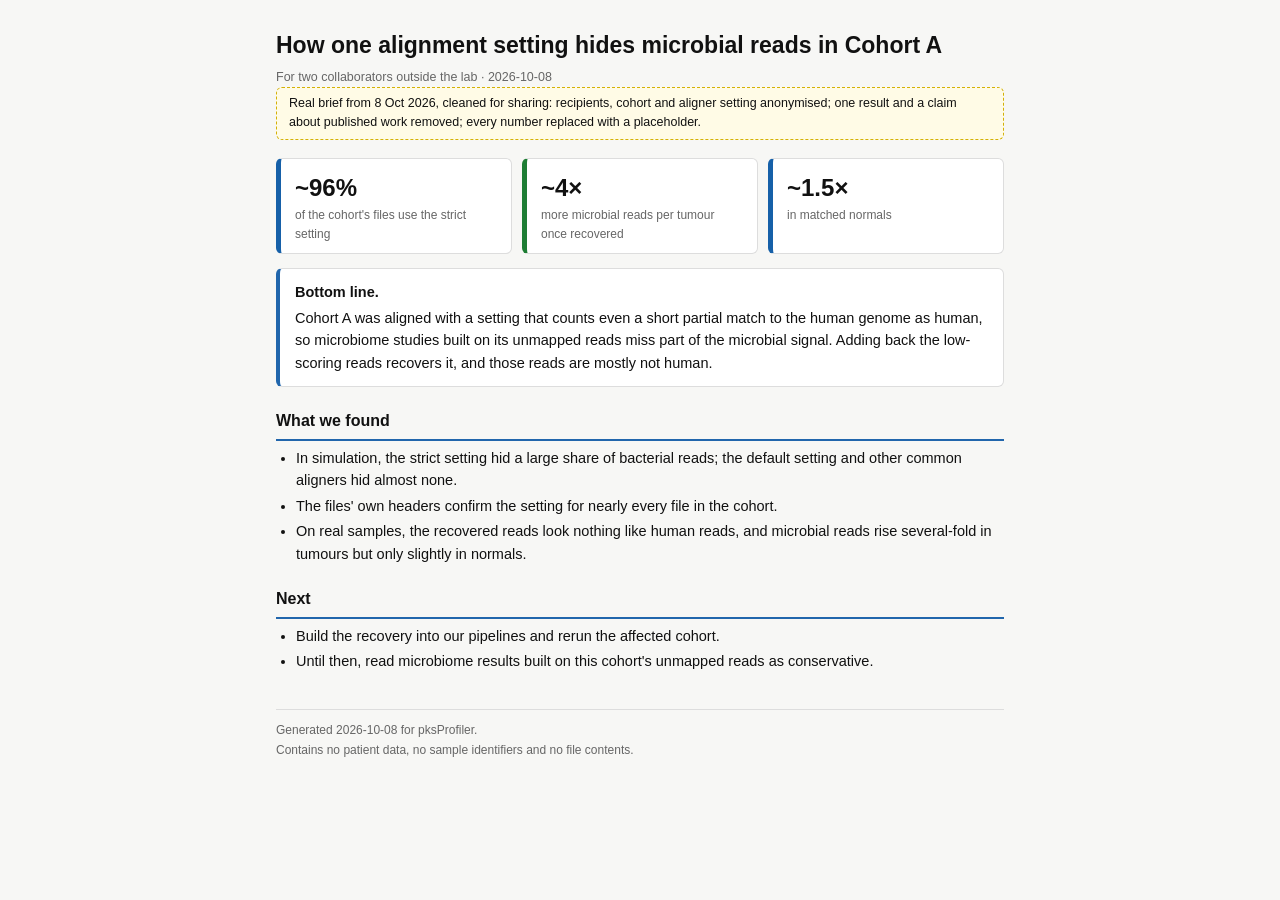
<file: examples/2026-10-08_brief.html>
<!DOCTYPE html>
<html lang="en" style="color-scheme:light">
<head>
<meta charset="utf-8">
<meta name="viewport" content="width=device-width, initial-scale=1">
<meta name="color-scheme" content="light">
<meta name="generator" content="html-report">
<meta name="html-report-type" content="brief">
<title>Alignment setting brief</title>
<style>
  /* Lab house style. Light only, by rule: never add a dark-mode media query or theme toggle. */
  :root { color-scheme: light;
    --plane:#f7f7f5; --surface:#ffffff; --soft:#f2f3f5; --ink:#111111; --ink-2:#444444;
    --mute:#666666; --rule:#dddddd; --rule-2:#eeeeee;
    --accent:#2166ac; --accent-soft:#e8f0fc;
    --ok:#1e7d34;   --ok-soft:#e5f4ec;     /* fixed / done / pass   */
    --info:#1660a8; --info-soft:#e8f0fc;   /* validated / answered  */
    --chg:#a35d00;  --chg-soft:#fbf0e0;    /* changed / in progress */
    --bad:#b3261e;  --bad-soft:#fbe9e7;    /* open / failed / risk  */
    --park:#6e6e73; --park-soft:#f2f2f2;   /* deferred / parked     */
    --dec:#6b4fb3;                          /* needs his decision    */
    --nf:#8a1538; }                         /* asked, not found in code */
  * { box-sizing:border-box; }
  html, body { background:var(--plane); color:var(--ink); margin:0; }
  body { font:14.5px/1.55 Arial, Helvetica, sans-serif; }
  main { max-width:1100px; margin:0 auto; padding:28px 16px 60px; }

  h1 { font-size:23px; margin:0 0 4px; }
  h2 { font-size:18px; margin:34px 0 8px; padding-bottom:5px; border-bottom:2px solid var(--accent); }
  h2 .cnt { font-weight:normal; color:var(--mute); font-size:13px; }
  h3 { font-size:15px; margin:18px 0 6px; }
  p { margin:0 0 10px; max-width:88ch; }
  ul, ol { padding-left:20px; margin:0 0 10px; } li { margin:3px 0; }
  .meta, .muted { color:var(--mute); font-size:12.5px; }
  .meta { margin:2px 0 0; }
  code { font-family:ui-monospace, Menlo, Consolas, monospace; font-size:.86em;
         background:var(--soft); padding:1px 4px; border-radius:3px; overflow-wrap:anywhere; }
  pre { background:var(--soft); border:1px solid var(--rule); border-radius:6px; padding:10px 12px;
        overflow-x:auto; font-size:12.5px; line-height:1.45; }
  pre code { background:none; padding:0; }

  /* KPI tiles: a number and a label, nothing else */
  .tiles { display:grid; grid-template-columns:repeat(auto-fit, minmax(130px, 1fr)); gap:10px; margin:18px 0 8px; }
  .tile { background:var(--surface); border:1px solid var(--rule); border-left:5px solid var(--rule);
          border-radius:6px; padding:10px 14px; }
  .tile .n { font-size:24px; font-weight:bold; font-variant-numeric:tabular-nums; }
  .tile .l { font-size:12px; color:var(--mute); }
  .tile.ok { border-left-color:var(--ok); } .tile.info { border-left-color:var(--info); }
  .tile.chg { border-left-color:var(--chg); } .tile.bad { border-left-color:var(--bad); }
  .tile.park { border-left-color:var(--park); } .tile.dec { border-left-color:var(--dec); }
  .tile.nf { border-left-color:var(--nf); }

  /* Callouts: the bottom line, a warning, or an ask */
  .note { background:var(--surface); border:1px solid var(--rule); border-left:4px solid var(--accent);
          border-radius:6px; padding:12px 15px; margin:14px 0; }
  .note > b:first-child { display:block; margin-bottom:3px; }
  .note.ok { border-left-color:var(--ok); } .note.chg { border-left-color:var(--chg); }
  .note.bad { border-left-color:var(--bad); background:#fffaf9; }

  /* Cards for prose-heavy sections */
  .card { background:var(--surface); border:1px solid var(--rule); border-radius:8px; padding:16px 20px; margin:12px 0; }

  /* Tables: always inside .tw so wide tables scroll instead of breaking the page */
  .tw { overflow-x:auto; margin:8px 0 14px; }
  table { border-collapse:collapse; width:100%; background:var(--surface); border:1px solid var(--rule);
          font-size:13.5px; }
  th, td { text-align:left; vertical-align:top; padding:8px 10px; border-bottom:1px solid var(--rule-2); }
  th { background:#fafafa; color:var(--mute); font-size:11.5px; font-weight:bold;
       text-transform:uppercase; letter-spacing:.04em; border-bottom:1px solid var(--rule); }
  tr:last-child td { border-bottom:none; }
  td.num, th.num { text-align:right; font-variant-numeric:tabular-nums; white-space:nowrap; }
  td.id { font-weight:bold; white-space:nowrap; border-left:4px solid var(--rule-2); }
  td.id.bad { border-left-color:var(--bad); } td.id.chg { border-left-color:var(--chg); }
  td.st { white-space:nowrap; }

  /* Status pills: one vocabulary across every report */
  .pill { display:inline-block; font-size:11px; font-weight:bold; padding:2px 8px; border-radius:10px;
          white-space:nowrap; vertical-align:1px; }
  .pill.ok { background:var(--ok); color:#fff; }       /* Fixed, Done, Pass      */
  .pill.info { background:var(--info); color:#fff; }   /* Validated, Answered    */
  .pill.chg { background:var(--chg); color:#fff; }     /* In progress, Changed   */
  .pill.bad { background:#fff; color:var(--bad); border:1px solid var(--bad); }  /* Open, Failed */
  .pill.park { background:var(--park-soft); color:#555; border:1px solid var(--rule); } /* Deferred */
  .pill.dec { background:var(--dec); color:#fff; }    /* Decision needed        */
  .pill.nf { background:var(--nf); color:#fff; }      /* Not found              */
  .chg-mark { color:var(--chg); font-weight:bold; }   /* ● changed since the last report */
  tr.changed td.id { border-left-color:var(--chg); }
  .up { color:var(--ok); font-weight:bold; } .down { color:var(--bad); font-weight:bold; }

  /* Figures: embedded PNG (base64) or inline SVG, always with a caption */
  figure { margin:14px 0; background:var(--surface); border:1px solid var(--rule); border-radius:6px; padding:10px; }
  figure img, figure svg { display:block; max-width:100%; height:auto; margin:0 auto; }
  figcaption { font-size:12.5px; color:var(--ink-2); margin-top:8px; }
  figcaption b { color:var(--ink); }

  details { background:var(--surface); border:1px solid var(--rule); border-radius:6px; padding:8px 14px; margin:10px 0; }
  summary { cursor:pointer; color:var(--accent); font-weight:bold; font-size:13.5px; }
  details[open] summary { margin-bottom:8px; }

  .key { display:flex; flex-wrap:wrap; gap:16px; font-size:11.5px; color:var(--mute); margin:8px 2px 0; }
  .key i { display:inline-block; width:10px; height:10px; border-radius:2px; margin-right:5px; vertical-align:-1px; }

  footer { margin-top:36px; padding-top:10px; border-top:1px solid var(--rule); color:var(--mute);
           font-size:12px; line-height:1.7; }

  /* Long status tables: add class="stack" so rows become cards on a phone.
     Put data-label="..." on each <td> for the field name. */
  @media (max-width: 720px) {
    table.stack, table.stack tbody, table.stack tr, table.stack td { display:block; width:100%; }
    table.stack thead { display:none; }
    table.stack { border:none; background:none; }
    table.stack tr { background:var(--surface); border:1px solid var(--rule); border-radius:6px; margin:0 0 10px; padding:6px 10px; }
    table.stack td { border:none; padding:3px 0; }
    table.stack td[data-label]::before { content:attr(data-label) ": "; font-weight:bold; color:var(--mute); }
  }
  @media (max-width: 640px) {
    main { padding:20px 16px 48px; }
    h1 { font-size:20px; }
    .tile .n { font-size:20px; }
  }
  @media print {
    html, body { background:#fff; }
    main { max-width:none; padding:0; }
    .tile, .note, .card, figure, table, details { break-inside:avoid; }
    h2 { break-after:avoid; }
    details:not([open]) > *:not(summary) { display:block; }
    a { color:inherit; text-decoration:none; }
  }

  /* Additions for html-report */
  td.id .sev { display:block; font-weight:normal; font-size:10px; color:var(--mute); margin-top:3px; }
  td .more { font-size:12.5px; white-space:nowrap; }
  .attn { background:#fff6f5; border:1px solid #f1c9c5; border-radius:6px; padding:10px 16px; margin:14px 0; }
  .attn h3 { margin:6px 0; font-size:15px; }
  .attn ul { margin:4px 0 8px; }
  svg.bars text { font:12px Arial, Helvetica, sans-serif; fill:var(--ink); }
  svg.bars text.v { fill:var(--ink-2); }
  svg.bars line { stroke:var(--rule); }
  ol.asks li { margin:0 0 9px; }
  /* brief: one screen, one page when printed */
  main.brief { max-width:760px; }
  main.brief h2 { font-size:16px; margin:22px 0 6px; }
  .demo { background:#fffbe6; border:1px dashed #d4b106; border-radius:6px; padding:6px 12px; font-size:12.5px; margin:0 0 14px; }
  /* Tabs: CSS only, no JavaScript. Printing, or a viewer without CSS, shows every panel in order. */
  .tabs { margin-top:20px; }
  .tabs > input { position:absolute; opacity:0; pointer-events:none; }
  .tabbar { display:flex; flex-wrap:wrap; gap:4px; border-bottom:1px solid var(--rule); }
  .tabbar label { padding:9px 14px; font-size:13.5px; font-weight:bold; color:var(--mute); cursor:pointer;
                  border:1px solid transparent; border-bottom:none; border-radius:6px 6px 0 0; white-space:nowrap; }
  .tabbar label:hover { color:var(--ink); background:var(--soft); }
  .tabs > .panel { display:none; padding-top:6px; }
  .tabs > .panel > h2:first-child { border-bottom:none; margin-top:14px; }
  p.lede { color:var(--ink-2); font-size:15px; }
  @media (max-width: 640px) { .tabbar label { padding:7px 9px; font-size:12.5px; white-space:normal; } }
  @media print {
    .tabbar { display:none; }
    .tabs > .panel { display:block !important; break-before:page; }
  }
</style>
</head>
<body><main class="brief">

<h1>How one alignment setting hides microbial reads in Cohort A</h1>
<p class="meta">For two collaborators outside the lab &middot; 2026-10-08</p>
<div class="demo">Real brief from 8 Oct 2026, cleaned for sharing: recipients, cohort and aligner setting anonymised; one result and a claim about published work removed; every number replaced with a placeholder.</div>
<div class="tiles"><div class="tile info"><div class="n">~96%</div><div class="l">of the cohort&#x27;s files use the strict setting</div></div><div class="tile ok"><div class="n">~4×</div><div class="l">more microbial reads per tumour once recovered</div></div><div class="tile info"><div class="n">~1.5×</div><div class="l">in matched normals</div></div></div>
<div class="note "><b>Bottom line.</b> Cohort A was aligned with a setting that counts even a short partial match to the human genome as human, so microbiome studies built on its unmapped reads miss part of the microbial signal. Adding back the low-scoring reads recovers it, and those reads are mostly not human.</div>
<h2>What we found</h2><ul><li>In simulation, the strict setting hid a large share of bacterial reads; the default setting and other common aligners hid almost none.</li><li>The files&#x27; own headers confirm the setting for nearly every file in the cohort.</li><li>On real samples, the recovered reads look nothing like human reads, and microbial reads rise several-fold in tumours but only slightly in normals.</li></ul>
<h2>Next</h2><ul><li>Build the recovery into our pipelines and rerun the affected cohort.</li><li>Until then, read microbiome results built on this cohort&#x27;s unmapped reads as conservative.</li></ul>
<footer>Generated 2026-10-08 for pksProfiler.<br>Contains no patient data, no sample identifiers and no file contents.</footer>

</main></body></html>
</file>
